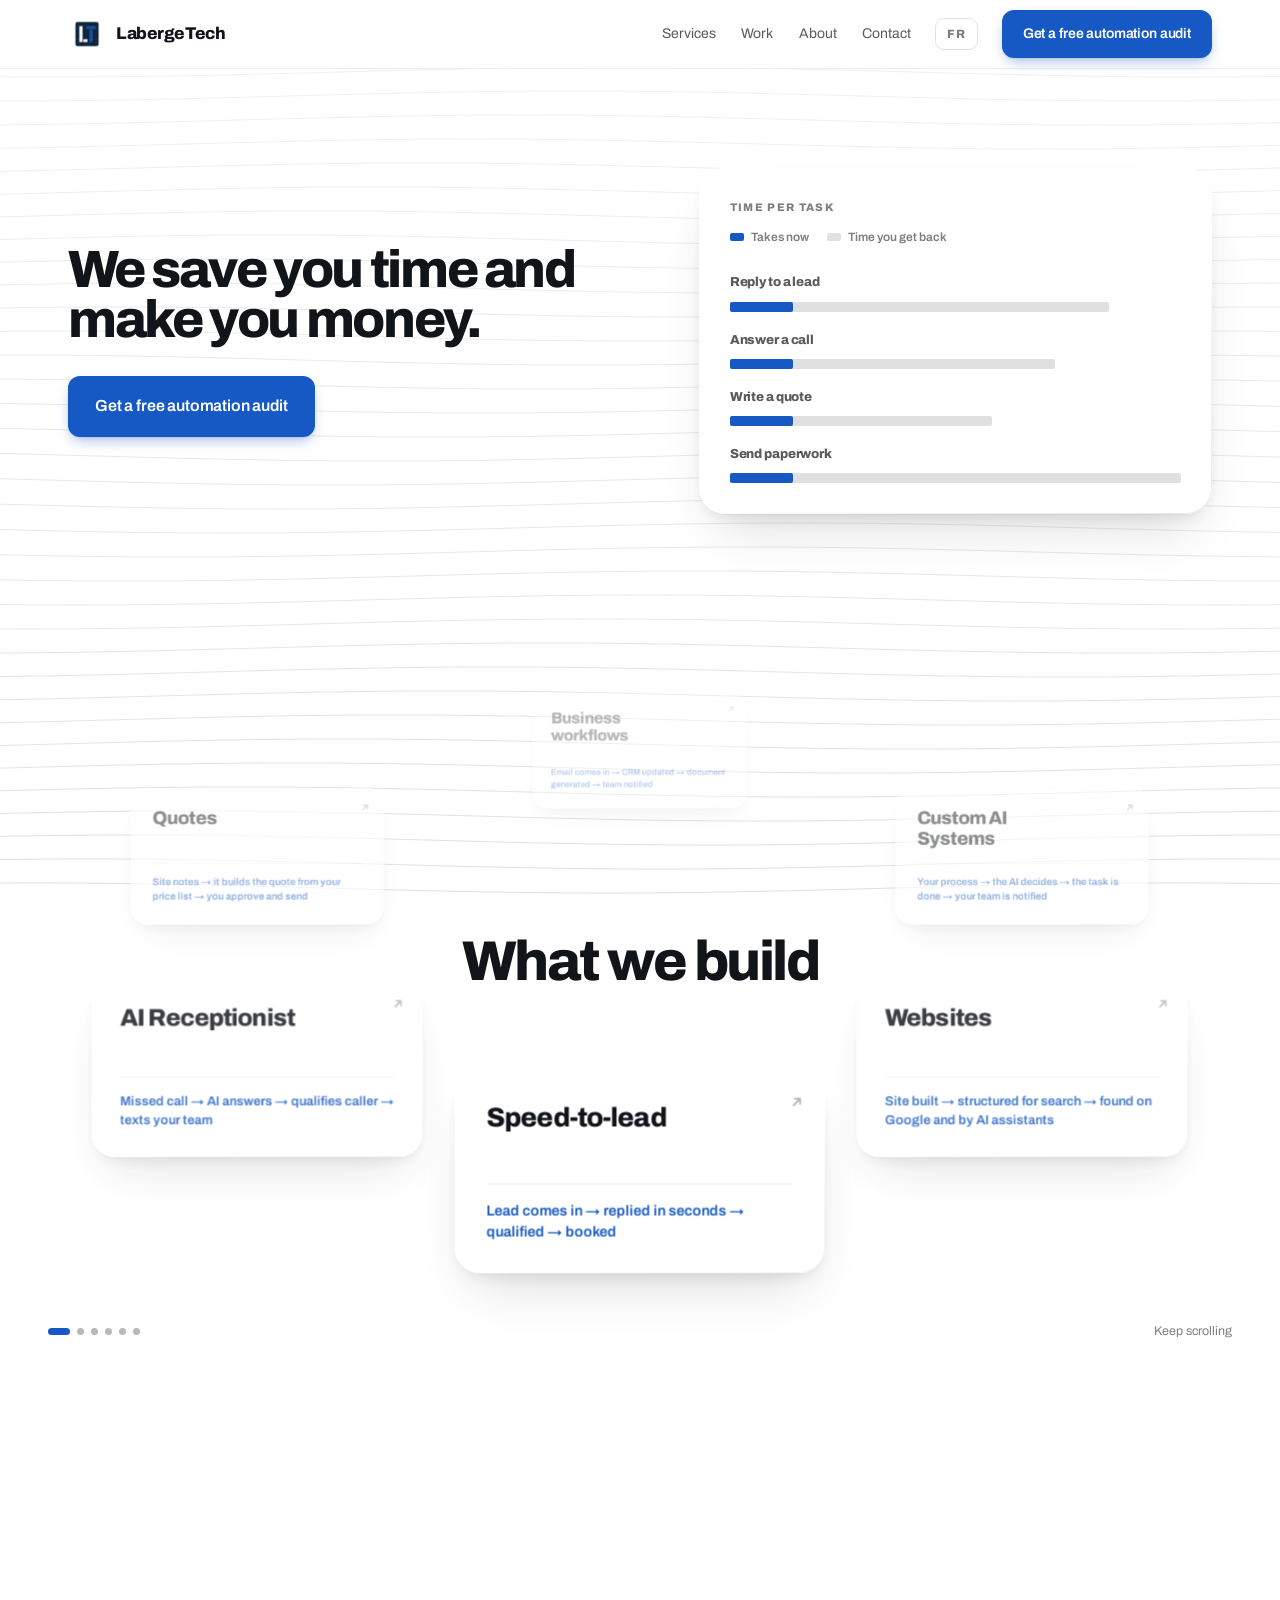
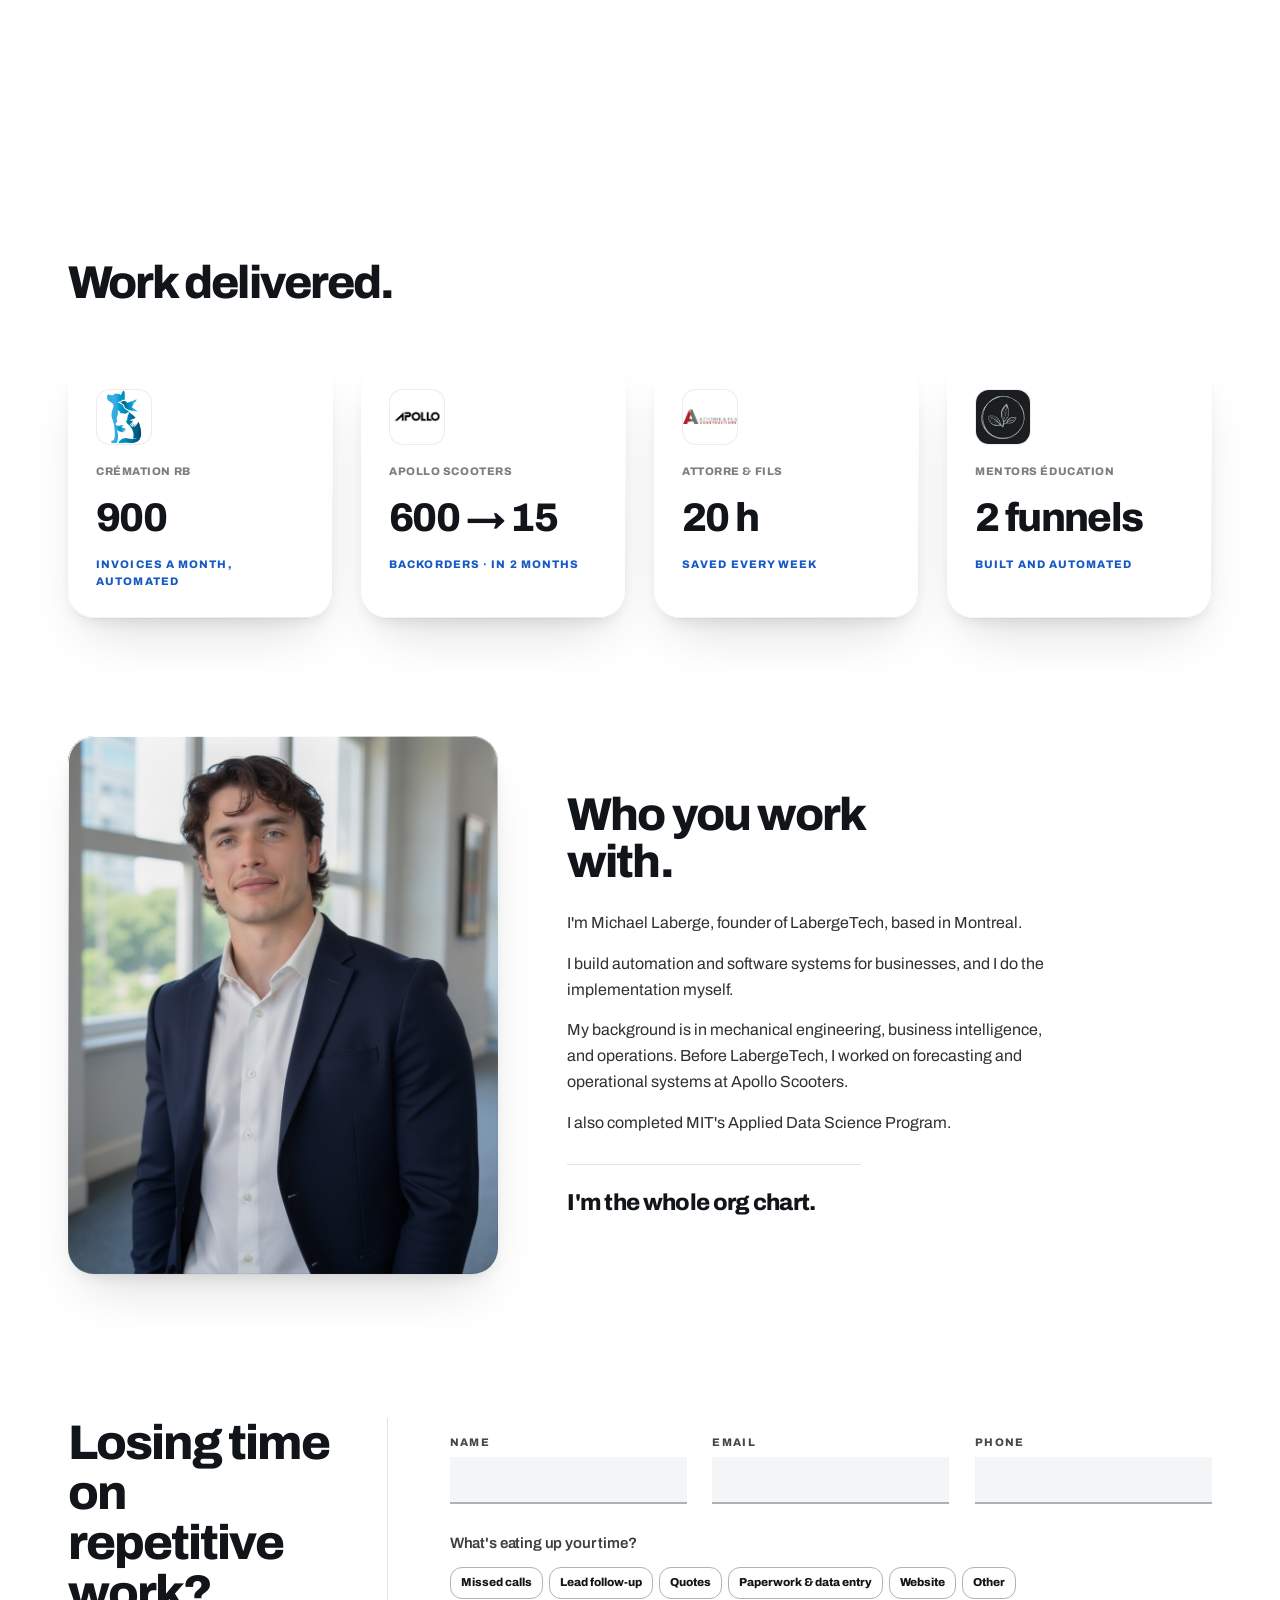
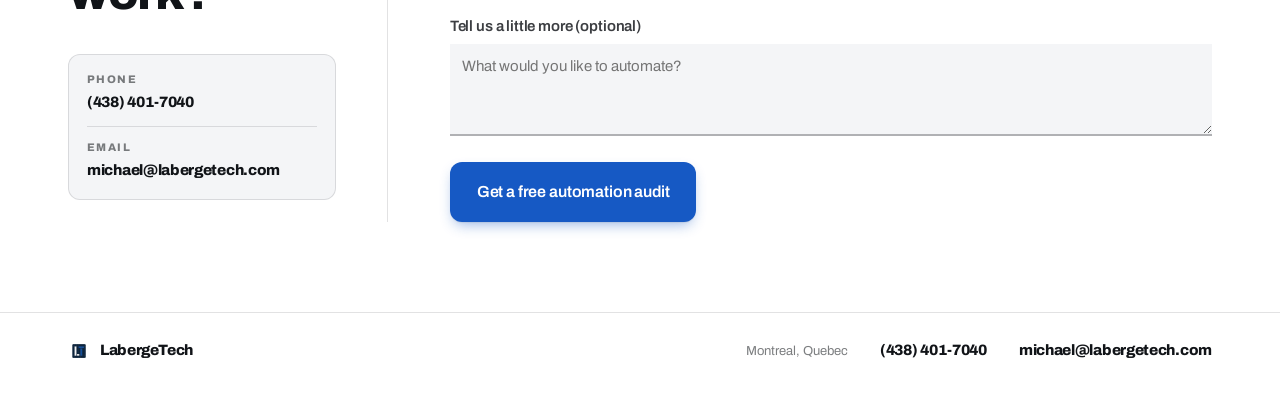
<file: index.html>
<!DOCTYPE html>
<html lang="en">
<head>
<meta charset="utf-8">
<meta name="viewport" content="width=device-width, initial-scale=1">
<title>LabergeTech | Automation and AI systems</title>
<meta name="description" content="We find the repetitive work in your business and automate it: lead follow-up, missed calls, quotes, paperwork.">
<link rel="canonical" href="https://labergetech.com/">
<link rel="alternate" hreflang="en" href="https://labergetech.com/">
<link rel="alternate" hreflang="fr" href="https://labergetech.com/fr/">
<link rel="alternate" hreflang="x-default" href="https://labergetech.com/">
<link rel="icon" type="image/png" href="assets/logo.png">
<meta property="og:title" content="LabergeTech | Automation and AI systems">
<meta property="og:description" content="We find the repetitive work in your business and automate it: lead follow-up, missed calls, quotes, paperwork.">
<meta property="og:type" content="website">
<meta property="og:site_name" content="LabergeTech">
<meta property="og:url" content="https://labergetech.com/">
<meta property="og:locale" content="en_CA">
<meta property="og:locale:alternate" content="fr_CA">
<meta property="og:image" content="https://labergetech.com/assets/og.png">
<meta property="og:image:secure_url" content="https://labergetech.com/assets/og.png">
<meta property="og:image:type" content="image/png">
<meta property="og:image:width" content="1200">
<meta property="og:image:height" content="630">
<meta property="og:image:alt" content="LabergeTech: automation, AI agents and software systems.">
<meta name="twitter:card" content="summary_large_image">
<meta name="twitter:title" content="LabergeTech | Automation and AI systems">
<meta name="twitter:description" content="We find the repetitive work in your business and automate it: lead follow-up, missed calls, quotes, paperwork.">
<meta name="twitter:image" content="https://labergetech.com/assets/og.png">
<script type="application/ld+json">{"@context":"https://schema.org","@type":"ProfessionalService","name":"LabergeTech","description":"Practical automation, AI agents and software systems for businesses.","url":"https://labergetech.com/","founder":{"@type":"Person","name":"Michael Laberge","jobTitle":"Founder"},"address":{"@type":"PostalAddress","addressLocality":"Montreal","addressRegion":"QC","addressCountry":"CA"},"telephone":"+1-438-401-7040","email":"michael@labergetech.com","areaServed":"CA","availableLanguage":["en","fr"]}</script>
<link rel="preconnect" href="https://fonts.googleapis.com">
<link rel="preconnect" href="https://fonts.gstatic.com" crossorigin>
<link rel="stylesheet" href="https://fonts.googleapis.com/css2?family=Archivo:wght@400;500;600;800&display=swap">
<style>
/* ─────────────────────────────────────────────────────────────────────────
   Ink & Signal, unchanged. Additions are only the depths the glass needs.
   ───────────────────────────────────────────────────────────────────── */
:root {
  --bg:       #ffffff;
  --surface:  #f4f5f7;
  --ink:      #111418;
  --accent:   #1659c4;
  --accent-2: #2e72d8;

  --ink-70: color-mix(in srgb, var(--ink) 70%, transparent);
  --ink-55: color-mix(in srgb, var(--ink) 55%, transparent);
  --ink-30: color-mix(in srgb, var(--ink) 30%, transparent);
  --line:   color-mix(in srgb, var(--ink) 12%, transparent);

  --glass: rgba(255, 255, 255, 0.76);
  --glass-line: color-mix(in srgb, var(--ink) 8%, transparent);
  --track: color-mix(in srgb, var(--ink) 13%, transparent);

  --shadow-card: 0 1px 1px rgba(17,20,24,.04), 0 8px 18px -6px rgba(17,20,24,.10), 0 28px 56px -20px rgba(17,20,24,.16);
  --shadow-lift: 0 2px 2px rgba(17,20,24,.05), 0 16px 30px -8px rgba(17,20,24,.14), 0 48px 84px -28px rgba(17,20,24,.22);

  --r-container: 26px;
  --r-control: 12px;
  --ease: cubic-bezier(.16, 1, .3, 1);
}

*, *::before, *::after { box-sizing: border-box; }
html { -webkit-text-size-adjust: 100%; scroll-behavior: smooth; scroll-padding-top: 84px; }

body {
  margin: 0; background: var(--bg); color: var(--ink);
  font-family: "Archivo", system-ui, sans-serif;
  font-size: 16px; line-height: 1.55; -webkit-font-smoothing: antialiased;
}

/* the reactive field sits behind the whole document */
#field { position: fixed; inset: 0; width: 100%; height: 100%; z-index: 0;
  display: block; pointer-events: none; }
.nav, main, .foot { position: relative; z-index: 1; }

::selection { background: color-mix(in srgb, var(--accent) 22%, transparent); color: var(--ink); }
:focus-visible { outline: 2px solid var(--accent); outline-offset: 3px; border-radius: 2px; }
* { scrollbar-width: thin; scrollbar-color: var(--ink-30) transparent; }
::-webkit-scrollbar { width: 11px; height: 11px; }
::-webkit-scrollbar-track { background: transparent; }
::-webkit-scrollbar-thumb { background: var(--ink-30); border: 3px solid var(--bg); border-radius: 99px; }

.wrap { max-width: 1240px; margin: 0 auto; padding: 0 clamp(20px, 4vw, 48px); }

/* directional light edge, wherever glass meets the field */
.edge { position: relative; }
.edge::before {
  content: ""; position: absolute; inset: 0; border-radius: inherit;
  padding: 1px; pointer-events: none; z-index: 3;
  background: linear-gradient(155deg, rgba(255,255,255,.98) 0%, rgba(255,255,255,.55) 26%,
              rgba(255,255,255,.12) 52%, color-mix(in srgb, var(--ink) 9%, transparent) 100%);
  -webkit-mask: linear-gradient(#000 0 0) content-box, linear-gradient(#000 0 0);
          mask: linear-gradient(#000 0 0) content-box, linear-gradient(#000 0 0);
  -webkit-mask-composite: xor; mask-composite: exclude;
}

/* ── nav ────────────────────────────────────────────────────────────── */
.nav { position: sticky; top: 0; z-index: 60;
  background: color-mix(in srgb, var(--bg) 80%, transparent);
  backdrop-filter: saturate(1.6) blur(14px); -webkit-backdrop-filter: saturate(1.6) blur(14px);
  border-bottom: 1px solid var(--glass-line); }
.nav-in { max-width: 1240px; margin: 0 auto; padding: 0 clamp(20px, 4vw, 48px);
  height: 68px; display: flex; align-items: center; gap: 24px; }
.brand { display: flex; align-items: center; gap: 10px; margin-right: auto;
  font-weight: 800; font-size: 17px; letter-spacing: -.025em; color: var(--ink); text-decoration: none; }
.brand-mark { width: 38px; height: 38px; border-radius: 9px; flex: none; display: block; }
.foot .brand-mark { width: 22px; height: 22px; border-radius: 5px; }
.nav-links { display: flex; align-items: center; gap: clamp(14px, 2vw, 28px); }
.nav-links a { font-size: 14px; color: var(--ink-70); text-decoration: none; transition: color .18s var(--ease); }
.nav-links a:hover { color: var(--ink); }
.lang { flex: none; font-size: 12px; font-weight: 800; letter-spacing: .06em;
  color: var(--ink-55); text-decoration: none; padding: 6px 11px; border-radius: 9px;
  border: 1px solid var(--line);
  transition: color .18s var(--ease), border-color .18s var(--ease); }
.lang:hover { color: var(--ink); border-color: var(--ink-30); }
.nav .btn .sm { display: none; }
@media (max-width: 760px) {
  .nav-links { display: none; }
  .nav-in { height: 60px; gap: 12px; }
  .brand { font-size: 15px; }
  .brand-mark { width: 32px; height: 32px; border-radius: 8px; }
  .nav .btn { padding: 10px 15px; font-size: 13px; }
  .nav .btn .lg { display: none; }
  .nav .btn .sm { display: inline; }
}

/* ── buttons ────────────────────────────────────────────────────────── */
.btn { display: inline-flex; align-items: center; gap: 8px; font: inherit; font-weight: 600;
  font-size: 14px; letter-spacing: -.01em; padding: 12px 20px; border-radius: var(--r-control);
  border: 1px solid transparent; cursor: pointer; text-decoration: none;
  transition: transform .2s var(--ease), box-shadow .2s var(--ease), background .2s var(--ease); }
.btn-primary { background: var(--accent); color: #fff;
  box-shadow: 0 1px 1px rgba(17,20,24,.06), 0 6px 14px -4px color-mix(in srgb, var(--accent) 45%, transparent); }
.btn-primary:hover { background: var(--accent-2); transform: translateY(-1px); }
.btn-primary:active { transform: translateY(0); }
.btn-lg { padding: 17px 26px; font-size: 16px; }

/* ── hero ───────────────────────────────────────────────────────────── */
.hero { padding-block: clamp(64px, 11vh, 128px) clamp(36px, 5vh, 68px); }
.hero-grid { display: grid; grid-template-columns: 1fr; align-items: center;
  gap: clamp(34px, 5vh, 54px); }
.hero h1 { margin: 0 0 30px; font-size: clamp(44px, 7.4vw, 94px); line-height: .97;
  letter-spacing: -.045em; font-weight: 800; max-width: 15ch; text-wrap: balance; }
.hero-actions { display: flex; flex-wrap: wrap; gap: 12px; }
@media (min-width: 1040px) {
  .hero-grid { grid-template-columns: minmax(0, 1.05fr) minmax(0, .95fr);
    gap: clamp(40px, 5vw, 80px); }
  .hero h1 { font-size: clamp(40px, 4.1vw, 64px); max-width: none; }
}

/* ─────────────────────────────────────────────────────────────────────────
   Time per task. One track per row: the pale length is the task done by hand,
   the accent length is the same task once it runs itself. Deliberately
   schematic. There are no units and no axis because there is no measurement
   behind it, only a direction.
   ───────────────────────────────────────────────────────────────────── */
.tasks { margin: 0; padding: clamp(24px, 2.4vw, 32px); border-radius: var(--r-container);
  background: var(--glass); backdrop-filter: blur(20px) saturate(1.55);
  -webkit-backdrop-filter: blur(20px) saturate(1.55);
  box-shadow: var(--shadow-card), inset 0 1px 0 rgba(255,255,255,.9); }

.tasks-cap { margin: 0 0 12px; font-size: 11px; font-weight: 800; letter-spacing: .12em;
  text-transform: uppercase; color: var(--ink-55); }
/* Sentence case and a lighter weight, so the key reads as a key and does not
   compete with the caption sitting directly above it. */
.tasks-key { display: flex; flex-wrap: wrap; gap: 6px 18px; margin: 0 0 26px;
  font-size: 12px; font-weight: 600; color: var(--ink-55); }
.tasks-key span { display: flex; align-items: center; gap: 7px; }
.tasks-key span::before { content: ""; width: 14px; height: 8px; border-radius: 2px;
  background: var(--track); }
.tasks-key .is-auto::before { background: var(--accent); }

.task + .task { margin-top: 18px; }
.task-name { margin: 0 0 9px; font-size: 13px; font-weight: 800; letter-spacing: -.01em;
  color: var(--ink-70); }
.task-track { position: relative; height: 10px; }
.task-track i { position: absolute; left: 0; top: 0; height: 100%; border-radius: 2px; }
.by-hand   { width: var(--w); background: var(--track); }
.automated { width: var(--auto); background: var(--accent); }

@media (prefers-reduced-motion: no-preference) {
  /* The hand length draws first and the automated length lands inside it, so
     the shortening is something you watch happen rather than a state you find. */
  /* The delay rides in on a custom property. Setting transition-delay from a
     separate, lower-specificity rule loses to the shorthand here and silently
     flattens the stagger to zero. */
  .task-track i { width: 0; transition: width .45s var(--ease) var(--d, 0s); }
  .by-hand   { --d: calc(var(--i) * 100ms); }
  .automated { --d: calc(var(--i) * 100ms + 260ms); }
  .tasks.in .by-hand   { width: var(--w); }
  .tasks.in .automated { width: var(--auto); }
}

/* ─────────────────────────────────────────────────────────────────────────
   The orbit. The heading holds the centre and the six systems travel round
   it; vertical scroll turns the ring. Cards stay upright the whole way so
   nothing ends up mirrored or upside down.
   ───────────────────────────────────────────────────────────────────── */
/* The ring is centred in the pinned viewport, which always leaves a band of
   empty above it before the stage pins. Pulling the stage up lets the far
   cards rise into that band, so the section starts showing under the hero
   instead of after a blank screen. Once pinned the composition is unchanged. */
.stage { position: relative; margin-top: clamp(-140px, -9vh, -40px); }
.stage-pin { position: sticky; top: 0; height: 100dvh; overflow: hidden;
  display: grid; place-items: center; padding-top: 68px; }
.stage-pin > .ring, .stage-pin > .ring-core { grid-area: 1 / 1; }

.ring { position: relative; width: 100%; height: 100%; display: grid; place-items: center; }
.ring-core { position: relative; z-index: 45; text-align: center; pointer-events: none;
  padding: 20px 30px; border-radius: var(--r-container); }
.ring-core h2 { margin: 0; font-size: clamp(30px, 4.4vw, 56px); line-height: 1;
  letter-spacing: -.045em; font-weight: 800; }

.card { width: clamp(300px, 29vw, 424px); position: absolute; left: 50%; top: 50%;
  min-height: clamp(168px, 24vh, 200px);
  display: flex; flex-direction: column; gap: 14px;
  padding: 30px 32px; border-radius: var(--r-container);
  background: var(--glass); border: 0; text-decoration: none; color: inherit;
  backdrop-filter: blur(20px) saturate(1.55); -webkit-backdrop-filter: blur(20px) saturate(1.55);
  box-shadow: var(--shadow-card), inset 0 1px 0 rgba(255,255,255,.9);
  will-change: transform, opacity; }
.card h3 { margin: 0; font-size: 27px; line-height: 1.1; letter-spacing: -.032em;
  font-weight: 800; max-width: 14ch; }
.card .flow { margin: 0; margin-top: auto; padding-top: 16px; border-top: 1px solid var(--glass-line);
  font-size: 14.5px; line-height: 1.5; font-weight: 600; color: var(--accent); }
.card .go { position: absolute; top: 22px; right: 22px; color: var(--ink-30);
  transition: color .2s var(--ease), transform .2s var(--ease); }
.card:hover .go { color: var(--accent); transform: translate(2px, -2px); }

/* small screens and reduced motion get a plain swipe deck instead */
.stage.is-deck .stage-pin { position: static; height: auto; overflow: visible; display: block;
  place-items: normal; padding-block: clamp(46px, 8vh, 88px) clamp(34px, 5vh, 56px); }
.stage.is-deck .ring-core { text-align: left; pointer-events: auto; padding: 0;
  margin: 0 0 clamp(20px, 3.4vh, 30px); }
.stage.is-deck .ring-core h2 { font-size: clamp(28px, 7.6vw, 46px); letter-spacing: -.042em; }
.stage.is-deck .ring-foot { position: static; padding: clamp(16px, 2.6vh, 24px) 0 0; }
.stage.is-deck .ring-core, .stage.is-deck .ring-foot { margin-inline: clamp(20px, 4vw, 48px); }

.ring.is-swipe { display: flex; align-items: stretch; gap: 14px; overflow-x: auto;
  width: 100%; min-width: 0; max-width: 100%; height: auto; place-items: initial;
  scroll-snap-type: x mandatory; scrollbar-width: none;
  padding: 4px clamp(20px, 4vw, 48px) 14px; }
.ring.is-swipe::-webkit-scrollbar { display: none; }
.ring.is-swipe .card { position: static; flex: 0 0 min(82vw, 340px); scroll-snap-align: center;
  transform: none !important; opacity: 1 !important; }

.ring-foot { position: absolute; left: 0; right: 0; bottom: clamp(22px, 4vh, 40px); z-index: 50;
  display: flex; align-items: center; gap: 10px; padding: 0 clamp(20px, 4vw, 48px); }
.dots { display: flex; gap: 7px; }
.dot { width: 7px; height: 7px; padding: 0; border: 0; border-radius: 99px; background: var(--ink-30);
  cursor: pointer; transition: background .22s var(--ease), width .22s var(--ease); }
.dot[aria-current="true"] { background: var(--accent); width: 22px; }
.hint { margin-left: auto; font-size: 12.5px; color: var(--ink-55); }

/* ── work delivered, a deck of the real clients ─────────────────────── */
.work { padding-block: clamp(64px, 10vh, 116px) clamp(56px, 9vh, 100px); }
.work h2 { margin: 0 0 clamp(24px, 4vh, 40px); font-size: clamp(28px, 3.6vw, 46px);
  letter-spacing: -.042em; font-weight: 800; }
/* The track scrolls inside the wrap. A negative-margin full bleed buys a few
   pixels of edge and costs a horizontal page overflow when the maths is off. */
.clients { display: flex; gap: clamp(14px, 1.6vw, 22px); overflow-x: auto;
  scroll-snap-type: x proximity; scrollbar-width: none;
  margin-inline: calc(clamp(20px, 4vw, 48px) * -1);
  padding-block: 6px 10px; padding-inline: clamp(20px, 4vw, 48px);
  scroll-padding-inline: clamp(20px, 4vw, 48px); }
.clients::-webkit-scrollbar { display: none; }
.client { flex: 0 0 clamp(238px, 25vw, 290px); scroll-snap-align: start;
  display: flex; flex-direction: column; gap: 14px; padding: 22px;
  border-radius: var(--r-container); background: var(--glass); border: 0; position: relative;
  backdrop-filter: blur(18px) saturate(1.5); -webkit-backdrop-filter: blur(18px) saturate(1.5);
  box-shadow: var(--shadow-card), inset 0 1px 0 rgba(255,255,255,.9); }
.client-mark { width: 56px; height: 56px; border-radius: 14px; overflow: hidden; flex: none;
  background: #fff; display: grid; place-items: center; border: 1px solid var(--glass-line); }
.client-mark img { width: 100%; height: 100%; object-fit: contain; display: block; }
.client .name { margin: 0; font-size: 11px; font-weight: 800; letter-spacing: .11em;
  text-transform: uppercase; color: var(--ink-55); }
.client .fig { margin: 0; font-size: clamp(30px, 3.2vw, 40px); font-weight: 800;
  letter-spacing: -.04em; line-height: 1; font-variant-numeric: tabular-nums; }
.client .unit { margin: 0; font-size: 11px; font-weight: 800; letter-spacing: .1em;
  text-transform: uppercase; color: var(--accent); }
/* Wide screens lay all four cards out to fit the container instead of
   scrolling. Narrower screens keep the scrolling track. */
@media (min-width: 1200px) {
  .clients { display: grid; grid-template-columns: repeat(4, minmax(0, 1fr));
    gap: 28px; overflow: visible; margin-inline: 0; padding-inline: 0; }
  .client { flex: none; padding: 28px; gap: 18px; }
  /* one-line names keep the figures and descriptions on the same row */
  .client .name { white-space: nowrap; letter-spacing: .05em; }
}

/* ── who you work with ─────────────────────────────────────────────── */
.about { padding-block: clamp(20px, 3vh, 40px) clamp(56px, 9vh, 100px); }
.about-grid { display: grid; grid-template-columns: 1fr; gap: clamp(28px, 4vw, 60px); align-items: start; }
@media (min-width: 900px) {
  .about-grid { grid-template-columns: minmax(0, .82fr) minmax(0, 1.18fr); align-items: center; }
}
.portrait { position: relative; aspect-ratio: 4 / 5; max-width: 430px; overflow: hidden;
  border-radius: var(--r-container); background: var(--surface); box-shadow: var(--shadow-card); }
.portrait img { position: absolute; inset: 0; width: 100%; height: 100%;
  object-fit: cover; object-position: 50% 15%; display: block; }
.about h2 { margin: 0 0 24px; font-size: clamp(28px, 3.6vw, 46px); line-height: 1.02;
  letter-spacing: -.042em; font-weight: 800; max-width: 12ch; }
.about p { margin: 0 0 15px; font-size: 16px; line-height: 1.62;
  color: color-mix(in srgb, var(--ink) 88%, transparent); max-width: 56ch; }
.about .punch { margin: 28px 0 0; padding-top: 24px; border-top: 1px solid var(--line);
  font-size: clamp(19px, 2vw, 23px); line-height: 1.25; font-weight: 800;
  letter-spacing: -.03em; color: var(--ink); max-width: 21ch; }

/* ── contact ────────────────────────────────────────────────────────── */
.contact { padding-block: clamp(48px, 7vh, 80px) clamp(64px, 10vh, 108px); }
.contact-grid { display: grid; grid-template-columns: 1fr; gap: clamp(32px, 4vw, 44px); align-items: start; }
.contact-grid form { max-width: 900px; }
.contact h2 { margin: 0; font-size: clamp(28px, 3.8vw, 50px); line-height: 1.03;
  letter-spacing: -.042em; font-weight: 800; max-width: 15ch; }
.lines { display: block; margin-top: 24px; background: var(--surface); border-radius: var(--r-control);
  border: 1px solid var(--line); padding: 16px 18px; }
.lines a { display: block; padding-top: 12px; margin-top: 12px; border-top: 1px solid var(--line);
  text-decoration: none; color: var(--ink); }
.lines a:first-child { padding-top: 0; margin-top: 0; border-top: 0; }
.lines .k { display: block; margin-bottom: 3px; font-size: 11px; font-weight: 800;
  letter-spacing: .13em; text-transform: uppercase; color: var(--ink-55); }
.lines .v { display: block; font-size: 15px; font-weight: 800; letter-spacing: -.02em; overflow-wrap: anywhere; }
.lines a:hover .v { color: var(--accent); }
@media (min-width: 1080px) {
  .contact-grid { grid-template-columns: minmax(0, .56fr) minmax(0, 1.44fr); gap: 0; align-items: stretch; }
  .contact-aside { display: flex; flex-direction: column; border-right: 1px solid var(--line);
    padding-right: clamp(36px, 4vw, 64px); }
  .contact-grid form { padding-left: clamp(36px, 4.8vw, 92px); }
  .lines { display: block; margin-top: clamp(26px, 4vh, 38px); }
}

.fields { display: grid; grid-template-columns: 1fr; column-gap: clamp(20px, 2vw, 34px); }
@media (min-width: 560px) { .fields { grid-template-columns: repeat(3, minmax(0, 1fr)); } }
.fld { display: grid; gap: 6px; padding: 16px 0 0; }
.fld-k { font-size: 11px; font-weight: 800; letter-spacing: .12em; text-transform: uppercase;
  color: color-mix(in srgb, var(--ink) 78%, transparent); padding: 0; }
.ask { font-size: 15px; font-weight: 600; letter-spacing: -.01em;
  color: color-mix(in srgb, var(--ink) 82%, transparent); text-transform: none; padding: 0; }
legend.ask { padding-top: 28px; padding-bottom: 12px; }
.fld-i { width: 100%; font: inherit; font-size: 15px; color: var(--ink); caret-color: var(--accent);
  background: var(--surface); border: 0; border-bottom: 2px solid var(--ink-30);
  padding: 11px 12px; border-radius: 0; }
.fld-i:hover { border-bottom-color: var(--ink-55); }
.fld-i:focus { border-bottom-color: var(--accent); }
textarea.fld-i { resize: vertical; line-height: 1.5; }
.fld-set { border: 0; margin: 0; min-width: 0; padding: 0; }
.pick-row { display: flex; flex-wrap: wrap; gap: 7px; }
.pick { display: inline-flex; align-items: center; cursor: pointer; -webkit-user-select: none; user-select: none;
  font-weight: 800; font-size: 12.5px; white-space: nowrap; padding: 9px 13px;
  border: 1px solid color-mix(in srgb, var(--ink) 32%, transparent); border-radius: var(--r-control);
  transition: background .12s var(--ease), border-color .12s var(--ease), color .12s var(--ease); }
.pick input { position: absolute; opacity: 0; width: 0; height: 0; pointer-events: none; }
.pick:hover { border-color: var(--accent); }
.pick:has(input:checked) { background: var(--accent); border-color: var(--accent); color: #fff; }
.pick:has(input:focus-visible) { outline: 2px solid var(--accent); outline-offset: 2px; }
@media (min-width: 900px) { .pick { font-size: 11.5px; padding: 6px 10px; } .pick-row { gap: 6px; } }
.send-row { display: flex; flex-wrap: wrap; align-items: center; gap: 14px; padding-top: 26px; }
.status { margin: 0; font-size: 14px; font-weight: 600; color: var(--ink-70); }
.status.err { color: #b3261e; }
.status a { color: inherit; }
.btn[disabled] { opacity: .62; cursor: default; transform: none; }

/* ── footer ─────────────────────────────────────────────────────────── */
.foot { border-top: 1px solid var(--line); padding: 26px 0 40px; }
.foot-in { display: flex; flex-wrap: wrap; align-items: center; gap: 14px 32px; }
.foot .brand { margin-right: auto; font-size: 15px; }
.foot a { color: var(--ink); text-decoration: none; font-weight: 800; font-size: 15px; letter-spacing: -.02em; }
.foot a:hover { color: var(--accent); }
.foot .muted { color: var(--ink-55); font-size: 13px; }

/* ── phone ──────────────────────────────────────────────────────────── */
@media (max-width: 620px) {
  .hero { padding-block: clamp(36px, 6vh, 60px) clamp(40px, 7vh, 64px); }
  .hero h1 { font-size: clamp(36px, 10.4vw, 52px); max-width: 100%; margin-bottom: 26px; }
  .hero-actions { gap: 10px; }
  .hero-actions .btn { width: 100%; justify-content: center; }

  .card { padding: 24px 24px 26px; }
  .card h3 { font-size: 24px; }
  .card .flow { font-size: 14px; }
  .card .go { top: 18px; right: 18px; }

  .work { padding-block: 44px 40px; }
  .about { padding-block: 4px 44px; }
  .contact { padding-block: 36px 52px; }

  /* both decks run to the screen edge, so a half-visible card reads as
     "there is more" instead of as a card clipped by the gutter */
  .client { flex: 0 0 74vw; max-width: 272px; }

  .portrait { max-width: 100%; aspect-ratio: 1 / 1; }

  /* 16px or iOS zooms the whole page the moment a field takes focus */
  .fld-i { font-size: 16px; padding: 13px 12px; }
  .pick { font-size: 13px; padding: 10px 14px; }
  .send-row .btn { width: 100%; justify-content: center; }

  .foot-in { flex-direction: column; align-items: flex-start; gap: 10px; }
  .foot .brand { margin-right: 0; }
}

/* ── one authored entrance ──────────────────────────────────────────── */
@media (prefers-reduced-motion: no-preference) {
  .reveal { opacity: 0; transform: translateY(14px); }
  .reveal.in { opacity: 1; transform: none; transition: opacity .7s var(--ease), transform .7s var(--ease); }
}
@media (prefers-reduced-motion: reduce) {
  html { scroll-behavior: auto; }
  .pick, .btn, .card { transition: none; }
}
</style>
</head>
<body>

<canvas id="field" aria-hidden="true"></canvas>

<header class="nav">
  <div class="nav-in">
    <a class="brand" href="#top"><img class="brand-mark" src="assets/logo.png" alt="" width="38" height="38">LabergeTech</a>
    <nav class="nav-links">
      <a href="#build">Services</a>
      <a href="#work">Work</a>
      <a href="#about">About</a>
      <a href="#contact">Contact</a>
    </nav>
    <a class="lang" href="/fr/" hreflang="fr" lang="fr">FR</a>
  <a class="btn btn-primary" href="#contact"><span class="lg">Get a free automation audit</span><span class="sm">Free audit</span></a>
  </div>
</header>

<main id="top">

  <section class="wrap hero">
    <div class="hero-grid">
      <div>
        <h1 class="reveal">We save you time and make you money.</h1>
        <div class="hero-actions reveal">
          <a class="btn btn-primary btn-lg" href="#contact">Get a free automation audit</a>
        </div>
      </div>
      <figure class="tasks edge reveal" style="--auto: 14%" role="img"
        aria-label="Time per task. For each of four repetitive tasks, the short blue length is how long it takes once automated, and the rest of the track is the time you no longer spend on it.">
        <figcaption class="tasks-cap">Time per task</figcaption>
        <div class="tasks-key">
          <span class="is-auto">Takes now</span><span>Time you get back</span>
        </div>
        <div class="task" style="--i:0; --w:84%">
          <p class="task-name">Reply to a lead</p>
          <div class="task-track"><i class="by-hand"></i><i class="automated"></i></div>
        </div>
        <div class="task" style="--i:1; --w:72%">
          <p class="task-name">Answer a call</p>
          <div class="task-track"><i class="by-hand"></i><i class="automated"></i></div>
        </div>
        <div class="task" style="--i:2; --w:58%">
          <p class="task-name">Write a quote</p>
          <div class="task-track"><i class="by-hand"></i><i class="automated"></i></div>
        </div>
        <div class="task" style="--i:3; --w:100%">
          <p class="task-name">Send paperwork</p>
          <div class="task-track"><i class="by-hand"></i><i class="automated"></i></div>
        </div>
      </figure>
    </div>
  </section>

  <section class="stage is-deck" id="build">
    <div class="stage-pin">
      <div class="ring-core"><h2>What we build</h2></div>

      <div class="ring is-swipe" id="ring" role="region" aria-label="What we build">

        <a class="card edge" href="#contact"><svg class="go" width="13" height="13" viewBox="0 0 12 12" fill="none" aria-hidden="true"><path d="M3 9L9 3M9 3H4.2M9 3v4.8" stroke="currentColor" stroke-width="1.7" stroke-linecap="round" stroke-linejoin="round"/></svg>
          <h3>Speed-to-lead</h3>
          <p class="flow">Lead comes in &rarr; replied in seconds &rarr; qualified &rarr; booked</p>
        </a>

        <a class="card edge" href="#contact"><svg class="go" width="13" height="13" viewBox="0 0 12 12" fill="none" aria-hidden="true"><path d="M3 9L9 3M9 3H4.2M9 3v4.8" stroke="currentColor" stroke-width="1.7" stroke-linecap="round" stroke-linejoin="round"/></svg>
          <h3>AI Receptionist</h3>
          <p class="flow">Missed call &rarr; AI answers &rarr; qualifies caller &rarr; texts your team</p>
        </a>

        <a class="card edge" href="#contact"><svg class="go" width="13" height="13" viewBox="0 0 12 12" fill="none" aria-hidden="true"><path d="M3 9L9 3M9 3H4.2M9 3v4.8" stroke="currentColor" stroke-width="1.7" stroke-linecap="round" stroke-linejoin="round"/></svg>
          <h3>Quotes</h3>
          <p class="flow">Site notes &rarr; it builds the quote from your price list &rarr; you approve and send</p>
        </a>

        <a class="card edge" href="#contact"><svg class="go" width="13" height="13" viewBox="0 0 12 12" fill="none" aria-hidden="true"><path d="M3 9L9 3M9 3H4.2M9 3v4.8" stroke="currentColor" stroke-width="1.7" stroke-linecap="round" stroke-linejoin="round"/></svg>
          <h3>Business workflows</h3>
          <p class="flow">Email comes in &rarr; CRM updated &rarr; document generated &rarr; team notified</p>
        </a>

        <a class="card edge" href="#contact"><svg class="go" width="13" height="13" viewBox="0 0 12 12" fill="none" aria-hidden="true"><path d="M3 9L9 3M9 3H4.2M9 3v4.8" stroke="currentColor" stroke-width="1.7" stroke-linecap="round" stroke-linejoin="round"/></svg>
          <h3>Custom AI Systems</h3>
          <p class="flow">Your process &rarr; the AI decides &rarr; the task is done &rarr; your team is notified</p>
        </a>

        <a class="card edge" href="#contact"><svg class="go" width="13" height="13" viewBox="0 0 12 12" fill="none" aria-hidden="true"><path d="M3 9L9 3M9 3H4.2M9 3v4.8" stroke="currentColor" stroke-width="1.7" stroke-linecap="round" stroke-linejoin="round"/></svg>
          <h3>Websites</h3>
          <p class="flow">Site built &rarr; structured for search &rarr; found on Google and by AI assistants</p>
        </a>

      </div>

      <div class="ring-foot">
        <div class="dots" id="dots"></div>
        <span class="hint" id="hint">Swipe</span>
      </div>
    </div>
  </section>

  <section class="wrap work" id="work">
    <h2 class="reveal">Work delivered.</h2>
    <div class="clients" id="clients" role="region" aria-label="Past customers">
      <article class="client edge">
        <span class="client-mark"><img src="assets/mark-cremationrb.png" alt="Cr&eacute;mation RB" loading="lazy" decoding="async"></span>
        <p class="name">Cr&eacute;mation RB</p>
        <p class="fig">900</p>
        <p class="unit">Invoices a month, automated</p>
      </article>
      <article class="client edge">
        <span class="client-mark"><img src="assets/mark-apollo.png" alt="Apollo Scooters" loading="lazy" decoding="async"></span>
        <p class="name">Apollo Scooters</p>
        <p class="fig">600 &rarr; 15</p>
        <p class="unit">Backorders &middot; in 2 months</p>
      </article>
      <article class="client edge">
        <span class="client-mark"><img src="assets/mark-attorre.png" alt="Attorre &amp; Fils" loading="lazy" decoding="async"></span>
        <p class="name">Attorre &amp; Fils</p>
        <p class="fig">20 h</p>
        <p class="unit">Saved every week</p>
      </article>
      <article class="client edge">
        <span class="client-mark"><img src="assets/mark-mentors.png" alt="Mentors &Eacute;ducation" loading="lazy" decoding="async"></span>
        <p class="name">Mentors &Eacute;ducation</p>
        <p class="fig">2 funnels</p>
        <p class="unit">Built and automated</p>
      </article>
    </div>
  </section>

  <section class="wrap about" id="about">
    <div class="about-grid">
      <div class="portrait edge reveal">
        <img src="assets/michael.jpeg" alt="Michael Laberge, founder of LabergeTech, Montreal" loading="lazy" decoding="async">
      </div>
      <div class="reveal">
        <h2>Who you work with.</h2>
        <p>I'm Michael Laberge, founder of LabergeTech, based in Montreal.</p>
        <p>I build automation and software systems for businesses, and I do the implementation myself.</p>
        <p>My background is in mechanical engineering, business intelligence, and operations. Before LabergeTech, I worked on forecasting and operational systems at Apollo Scooters.</p>
        <p>I also completed MIT's Applied Data Science Program.</p>
        <p class="punch">I'm the whole org chart.</p>
      </div>
    </div>
  </section>

  <section class="wrap contact" id="contact">
    <div class="contact-grid">
      <div class="contact-aside">
        <h2 class="reveal">Losing time on repetitive work?</h2>
        <div class="lines">
          <a href="tel:+14384017040"><span class="k">Phone</span><span class="v">(438) 401-7040</span></a>
          <a href="mailto:michael@labergetech.com"><span class="k">Email</span><span class="v">michael@labergetech.com</span></a>
        </div>
      </div>

      <form id="lead">
        <div class="fields">
          <label class="fld"><span class="fld-k">Name</span>
            <input class="fld-i" name="name" type="text" required autocomplete="name"></label>
          <label class="fld"><span class="fld-k">Email</span>
            <input class="fld-i" name="email" type="email" required autocomplete="email"></label>
          <label class="fld"><span class="fld-k">Phone</span>
            <input class="fld-i" name="phone" type="tel" autocomplete="tel"></label>
        </div>

        <fieldset class="fld-set">
          <legend class="ask">What's eating up your time?</legend>
          <div class="pick-row">
            <label class="pick"><input type="checkbox" name="focus" value="Missed calls"><span>Missed calls</span></label>
            <label class="pick"><input type="checkbox" name="focus" value="Lead follow-up"><span>Lead follow-up</span></label>
            <label class="pick"><input type="checkbox" name="focus" value="Quotes"><span>Quotes</span></label>
            <label class="pick"><input type="checkbox" name="focus" value="Paperwork and data entry"><span>Paperwork &amp; data entry</span></label>
            <label class="pick"><input type="checkbox" name="focus" value="Website"><span>Website</span></label>
            <label class="pick"><input type="checkbox" name="focus" value="Other"><span>Other</span></label>
          </div>
        </fieldset>

        <label class="fld"><span class="ask">Tell us a little more (optional)</span>
          <textarea class="fld-i" name="message" rows="3" placeholder="What would you like to automate?"></textarea></label>

        <div class="send-row">
          <button class="btn btn-primary btn-lg" type="submit" id="send">Get a free automation audit</button>
          <p class="status" id="status" role="status" aria-live="polite"></p>
        </div>
      </form>
    </div>
  </section>
</main>

<footer class="foot">
  <div class="wrap foot-in">
    <span class="brand"><img class="brand-mark" src="assets/logo.png" alt="" width="22" height="22">LabergeTech</span>
    <span class="muted">Montreal, Quebec</span>
    <a href="tel:+14384017040">(438) 401-7040</a>
    <a href="mailto:michael@labergetech.com">michael@labergetech.com</a>
  </div>
</footer>

<script>
(function () {
  var reduced = matchMedia('(prefers-reduced-motion: reduce)').matches;

  /* ───────────────────────────────────────────────────────────────────
     Field: contour lines behind the whole document. The pointer bends
     them away from itself and carries a light with it. Fixed to the
     viewport, so it costs one viewport of drawing no matter how long
     the page gets.
     ─────────────────────────────────────────────────────────────── */
  var cv = document.getElementById('field');
  var ctx = cv.getContext('2d');
  var W = 0, H = 0, dpr = Math.min(devicePixelRatio || 1, 2);
  var px = -9999, py = -9999, mx = -9999, my = -9999;
  var strength = 0, want = 0, t = 0, raf = null;

  function sizeField() {
    var rect = cv.getBoundingClientRect();
    W = rect.width; H = rect.height;
    cv.width = Math.round(W * dpr); cv.height = Math.round(H * dpr);
    ctx.setTransform(dpr, 0, 0, dpr, 0, 0);
  }

  function drawField() {
    ctx.clearRect(0, 0, W, H);
    if (mx < -9000) { mx = px; my = py; }
    mx += (px - mx) * 0.07;
    my += (py - my) * 0.07;
    strength += (want - strength) * 0.045;

    var gap = 24, radius = 400, lift = 74, step = 12;
    var rows = Math.ceil(H / gap) + 2;

    if (strength > 0.01) {
      var g = ctx.createRadialGradient(mx, my, 0, mx, my, radius * 1.25);
      g.addColorStop(0, 'rgba(22,89,196,' + (0.07 * strength).toFixed(3) + ')');
      g.addColorStop(0.42, 'rgba(46,114,216,' + (0.032 * strength).toFixed(3) + ')');
      g.addColorStop(1, 'rgba(46,114,216,0)');
      ctx.fillStyle = g; ctx.fillRect(0, 0, W, H);
    }

    for (var r = 0; r < rows; r++) {
      var baseY = r * gap - gap;
      ctx.beginPath();
      for (var x = -step; x <= W + step; x += step) {
        var y = baseY + Math.sin((x * 0.0055) + t + r * 0.28) * 5;
        var dx = x - mx, dy = baseY - my, d2 = dx * dx + dy * dy;
        if (d2 < radius * radius) {
          var d = Math.sqrt(d2);
          var u = 1 - d / radius;
          var f = u * u * u * (u * (u * 6 - 15) + 10) * strength;
          // a smooth odd function instead of a sign test: a row the cursor is
          // sitting on barely moves, and the parting opens over ~a row either
          // way rather than flipping the full lift the instant dy changes sign
          var sgn = dy / Math.sqrt(dy * dy + 324);
          y += sgn * f * lift * (1 - Math.abs(dx) / radius * 0.35);
        }
        if (x === -step) ctx.moveTo(x, y); else ctx.lineTo(x, y);
      }
      var depth = 0.055 + (baseY / H) * 0.075;
      var lit = Math.max(0, 1 - Math.abs(baseY - my) / (radius * 1.15));
      var near = lit * lit * (3 - 2 * lit) * strength;
      ctx.strokeStyle = 'rgba(' + Math.round(17 + 5 * near) + ',' +
        Math.round(20 + 69 * near) + ',' + Math.round(24 + 172 * near) + ',' +
        (depth + near * 0.26).toFixed(3) + ')';
      ctx.lineWidth = 1 + near * 0.45;
      ctx.stroke();
    }
    if (!reduced) t += 0.004;
  }

  addEventListener('pointermove', function (e) {
    px = e.clientX; py = e.clientY; want = 1;
  }, { passive: true });
  document.addEventListener('pointerleave', function () { want = 0; }, { passive: true });

  /* ───────────────────────────────────────────────────────────────────
     Orbit: the heading holds the centre, the six systems travel round
     it, and vertical scroll turns the ring. Cards stay upright, so the
     far half reads the same way up as the near half.
     ─────────────────────────────────────────────────────────────── */
  var stage = document.querySelector('.stage');
  var ring = document.getElementById('ring');
  var cards = [].slice.call(ring.querySelectorAll('.card'));
  var dotsBox = document.getElementById('dots');
  var hint = document.getElementById('hint');
  var N = cards.length, TAU = Math.PI * 2;
  var orbiting = false, rx = 0, ry = 0;

  cards.forEach(function (c, i) {
    var b = document.createElement('button');
    b.className = 'dot'; b.type = 'button';
    b.setAttribute('aria-label', c.querySelector('h3').textContent);
    b.addEventListener('click', function () {
      if (!orbiting) {
        ring.scrollTo({ left: c.offsetLeft - ring.clientWidth / 2 + c.offsetWidth / 2, behavior: 'smooth' });
        return;
      }
      // card i sits at the front when the ring has turned (1 - i/N) of a turn
      var p = i / N;
      scrollTo({ top: stage.offsetTop + (stage.offsetHeight - innerHeight) * p, behavior: reduced ? 'auto' : 'smooth' });
    });
    dotsBox.appendChild(b);
  });
  var dots = [].slice.call(dotsBox.children);

  function useOrbit() { return !reduced && matchMedia('(min-width: 900px)').matches; }
  // a touch screen never fires pointermove, so outside the orbit there is
  // nothing on this page left to animate and the loop is pure battery
  function hoverable() { return matchMedia('(hover: hover) and (pointer: fine)').matches; }
  function needsLoop() { return orbiting || hoverable(); }

  function layout() {
    sizeField();
    orbiting = useOrbit();
    if (orbiting) {
      stage.classList.remove('is-deck');
      ring.classList.remove('is-swipe');
      rx = Math.min(innerWidth * 0.345, 620);
      ry = Math.min(innerHeight * 0.235, 265);
      // one full turn of the ring, with enough scroll that it never feels twitchy
      stage.style.height = (innerHeight + Math.round(innerHeight * 2.2)) + 'px';
      if (hint) hint.textContent = 'Keep scrolling';
    } else {
      stage.classList.add('is-deck');
      ring.classList.add('is-swipe');
      stage.style.height = '';
      cards.forEach(function (c) { c.style.transform = ''; c.style.opacity = ''; c.style.zIndex = ''; });
      if (hint) hint.textContent = 'Swipe';
    }
    place();
    if (needsLoop()) start(); else { stop(); drawField(); }
  }

  function progress() {
    var span = stage.offsetHeight - innerHeight;
    if (span <= 0) return 0;
    return Math.max(0, Math.min(1, -stage.getBoundingClientRect().top / span));
  }

  function place() {
    if (!orbiting) {
      var mid = ring.scrollLeft + ring.clientWidth / 2, best = Infinity, k = 0;
      cards.forEach(function (c, i) {
        var d = Math.abs(c.offsetLeft + c.offsetWidth / 2 - mid);
        if (d < best) { best = d; k = i; }
      });
      dots.forEach(function (d, i) { d.setAttribute('aria-current', i === k ? 'true' : 'false'); });
      return;
    }

    var turn = progress() * TAU;
    var front = 0, bestGap = Infinity;

    cards.forEach(function (card, i) {
      // PI is the near side facing the reader, so the offset puts card 0
      // at the front on arrival and the rest follow in listed order
      var th = Math.PI + (i / N) * TAU - turn;
      var depth = Math.cos(th);            //  1 far  ..  -1 near
      var near = (1 - depth) / 2;          //  0 far  ..   1 near
      var x = Math.sin(th) * rx;
      var y = -depth * ry;
      var sc = 0.58 + near * 0.42;

      card.style.transform = 'translate(-50%, -50%) translate3d(' +
        x.toFixed(1) + 'px,' + y.toFixed(1) + 'px,0) scale(' + sc.toFixed(3) + ')';
      card.style.opacity = (0.3 + near * 0.7).toFixed(3);
      card.style.zIndex = String(Math.round(near * 80));

      var a = ((th % TAU) + TAU) % TAU;
      var gapToFront = Math.abs(a - Math.PI);
      if (gapToFront < bestGap) { bestGap = gapToFront; front = i; }
    });

    dots.forEach(function (d, i) { d.setAttribute('aria-current', i === front ? 'true' : 'false'); });
    if (hint) hint.textContent = progress() > 0.97 ? 'That is all six' : 'Keep scrolling';
  }

  /* One rAF drives the field and the ring. It runs while the tab is
     visible and stops when it is not, so nothing burns in a background
     tab. No scroll handler anywhere. */
  function frame() { drawField(); place(); raf = requestAnimationFrame(frame); }
  function start() { if (!raf && needsLoop()) frame(); }
  function stop() { if (raf) { cancelAnimationFrame(raf); raf = null; } }

  document.addEventListener('visibilitychange', function () {
    if (document.hidden) stop(); else if (needsLoop()) start(); else drawField();
  });
  ring.addEventListener('scroll', place, { passive: true });
  addEventListener('resize', layout);

  // Tie the backing store to the canvas's own box, so a scrollbar appearing
  // or disappearing can never leave the field stretched.
  if ('ResizeObserver' in window) new ResizeObserver(function () {
    sizeField(); if (!raf) drawField();
  }).observe(cv);

  layout();
  start();
  addEventListener('load', layout);

  /* entrance */
  if (!reduced && 'IntersectionObserver' in window) {
    var io = new IntersectionObserver(function (es) {
      es.forEach(function (e) { if (e.isIntersecting) { e.target.classList.add('in'); io.unobserve(e.target); } });
    }, { threshold: 0.15, rootMargin: '0px 0px -6% 0px' });
    document.querySelectorAll('.reveal').forEach(function (el, i) {
      el.style.transitionDelay = (i % 4) * 60 + 'ms'; io.observe(el);
    });
  } else {
    document.querySelectorAll('.reveal').forEach(function (el) { el.classList.add('in'); });
  }

  /* ───────────────────────────────────────────────────────────────────
     Lead form. Native validation gates the submit event, so by the time
     we are here the required fields are filled. On a failed POST the
     address is put in front of the reader rather than swallowed, because
     a silently dropped lead is the one failure that actually costs money.
     ─────────────────────────────────────────────────────────────── */
  var form = document.getElementById('lead');
  if (form) {
    var btn = document.getElementById('send');
    var note = document.getElementById('status');
    var label = btn.textContent;

    form.addEventListener('submit', function (e) {
      e.preventDefault();
      var g = function (n) { var el = form.elements[n]; return el ? el.value.trim() : ''; };
      var focus = [].slice.call(form.querySelectorAll('input[name="focus"]:checked'))
        .map(function (i) { return i.value; });
      var subject = 'Automation audit: ' + (g('name') || g('email'));

      btn.disabled = true; btn.textContent = 'Sending';
      note.className = 'status'; note.textContent = '';

      fetch('https://api.web3forms.com/submit', {
        method: 'POST',
        headers: { 'Content-Type': 'application/json', Accept: 'application/json' },
        body: JSON.stringify({
          access_key: 'd06badaf-dfc3-492f-9301-ad174bb63fdb',
          from_name: 'LabergeTech website',
          replyto: g('email'),
          name: g('name'), email: g('email'), phone: g('phone'),
          focus: focus.join(', '), message: g('message'),
          language: 'en', subject: subject, _subject: subject
        })
      }).then(function (r) {
        if (!r.ok) throw new Error('bad status');
        form.reset();
        btn.disabled = false; btn.textContent = label;
        note.textContent = 'Thanks. We will get back to you shortly.';
      }).catch(function () {
        btn.disabled = false; btn.textContent = label;
        note.className = 'status err';
        note.innerHTML = 'That did not send. Email ' +
          '<a href="mailto:michael@labergetech.com">michael@labergetech.com</a> instead.';
      });
    });
  }
})();
</script>
</body>
</html>
</file>
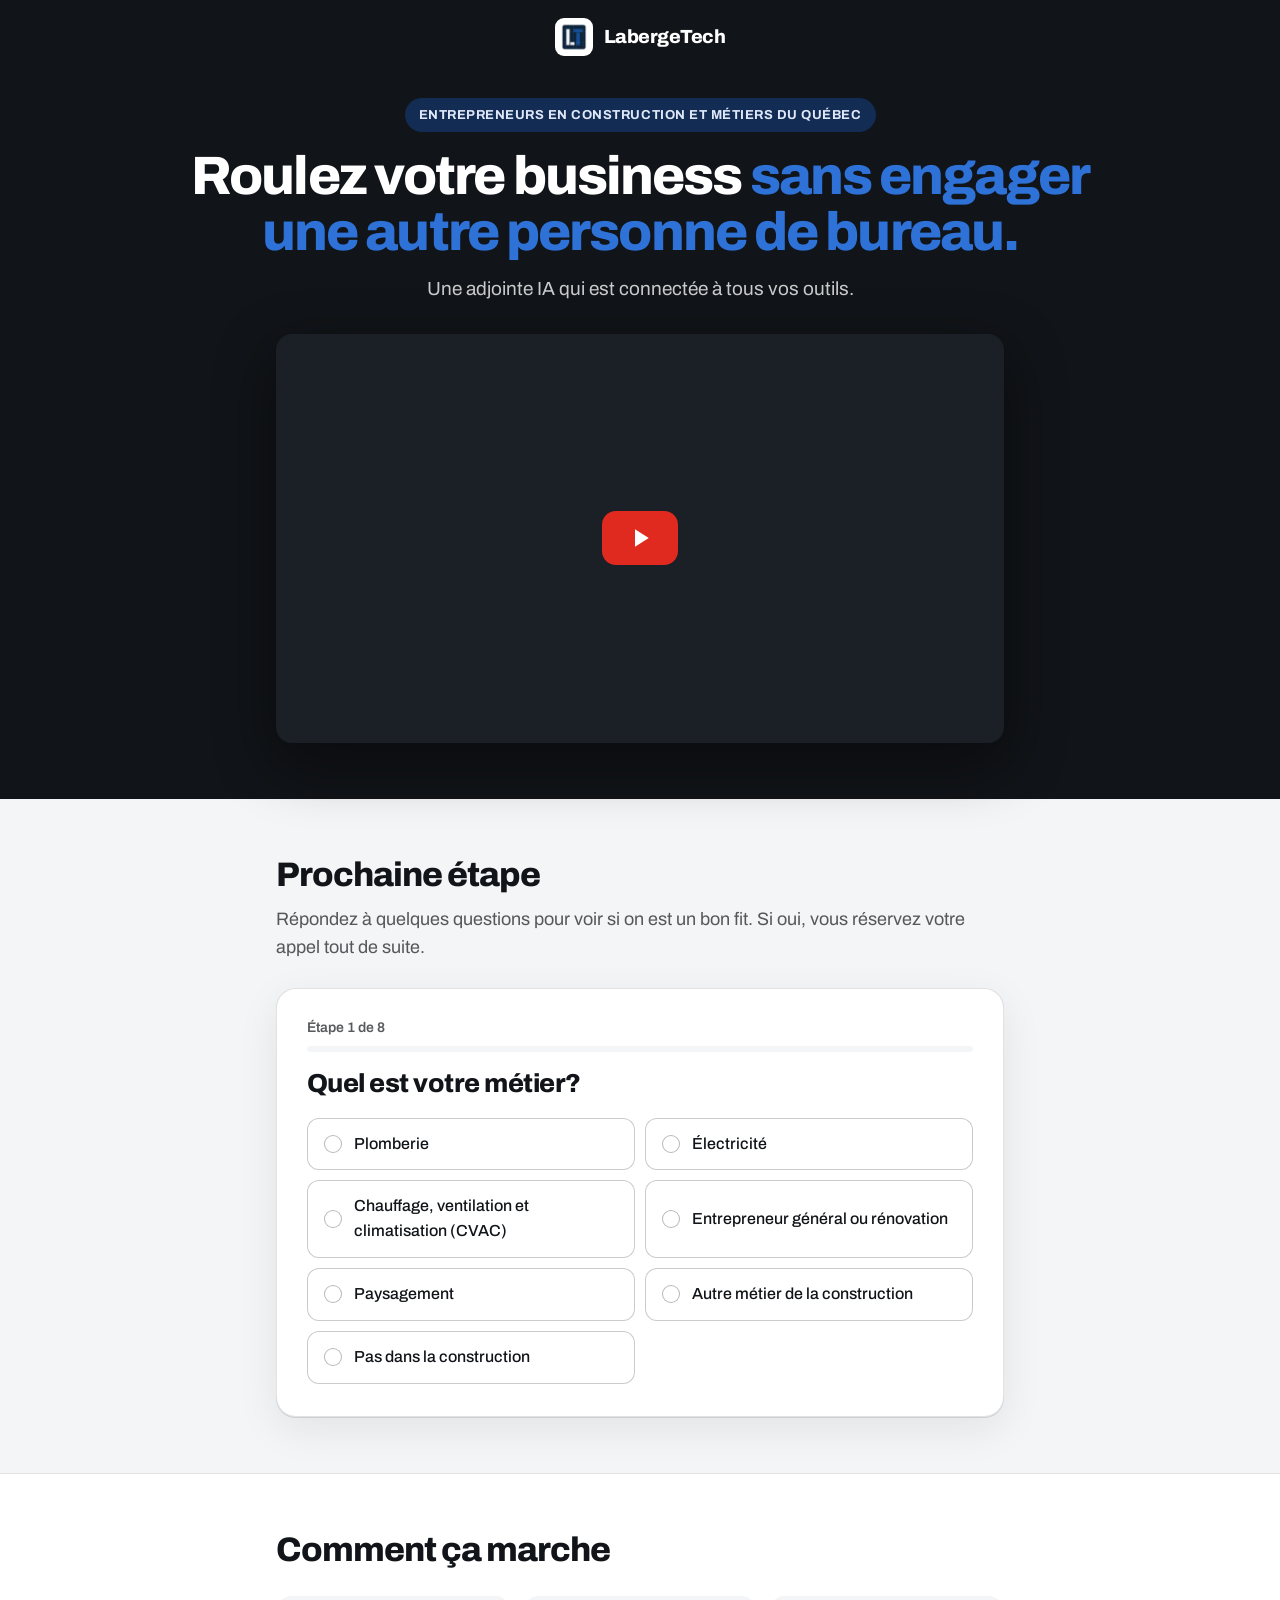
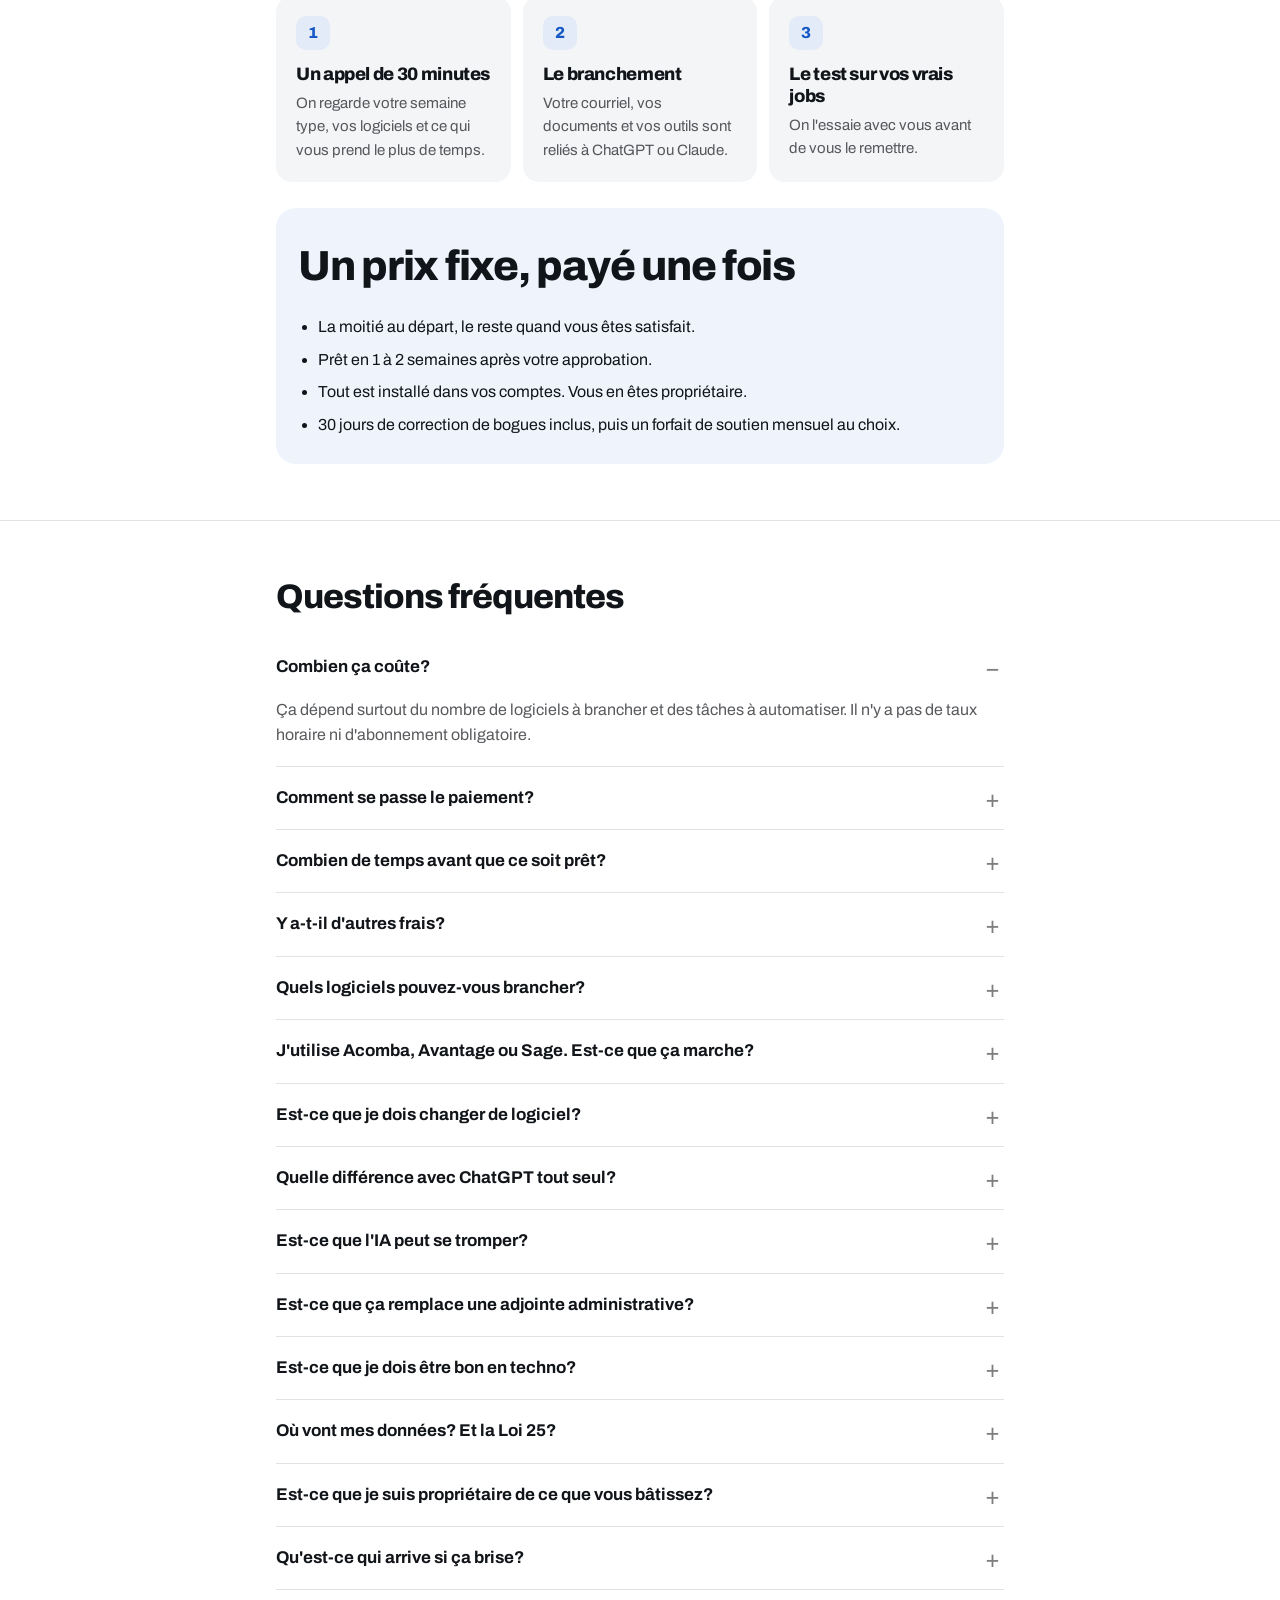
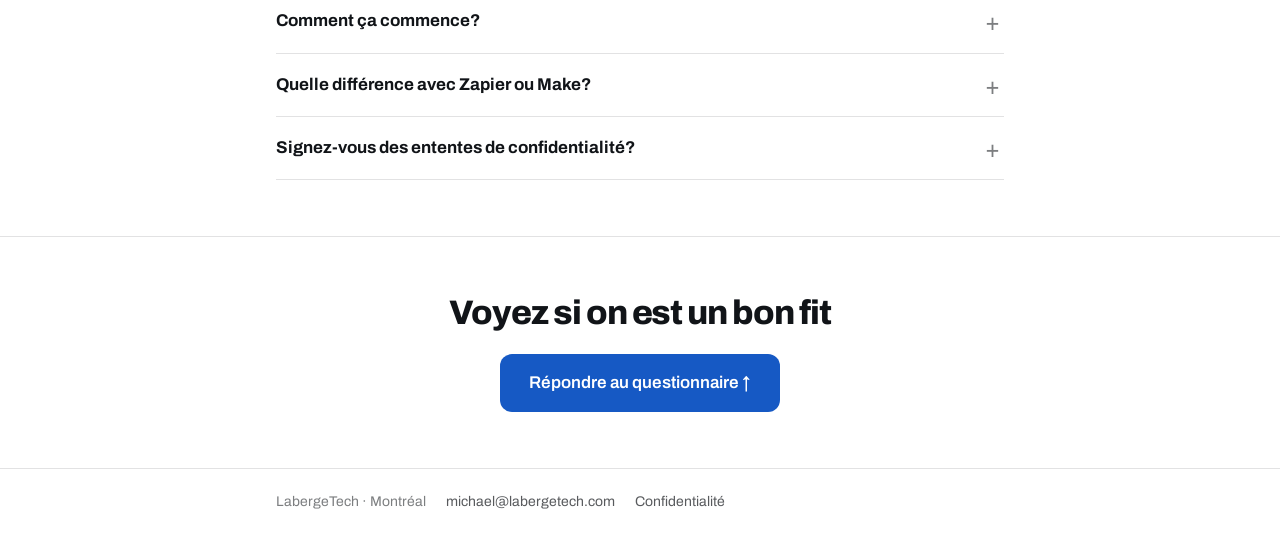
<file: adjoint-ia/index.html>
<!DOCTYPE html>
<html lang="fr-CA">
<head>
<meta charset="utf-8">
<meta name="viewport" content="width=device-width, initial-scale=1, viewport-fit=cover">
<title>Adjoint IA pour entrepreneurs | LabergeTech</title>
<meta name="description" content="On branche ChatGPT ou Claude sur votre courriel, vos prix et vos logiciels. Pour les entreprises de la construction et des métiers au Québec.">
<link rel="canonical" href="https://labergetech.com/adjoint-ia/">
<link rel="icon" type="image/png" href="../assets/logo.png">
<meta property="og:title" content="Roulez votre business sans engager une autre personne de bureau">
<meta property="og:description" content="Il connaît vos prix, vos jobs et vos clients. Pour les entrepreneurs en construction et les métiers.">
<meta property="og:type" content="website">
<meta property="og:site_name" content="LabergeTech">
<meta property="og:url" content="https://labergetech.com/adjoint-ia/">
<meta property="og:locale" content="fr_CA">
<meta name="robots" content="noindex">
<link rel="preconnect" href="https://fonts.googleapis.com">
<link rel="preconnect" href="https://fonts.gstatic.com" crossorigin>
<link rel="stylesheet" href="https://fonts.googleapis.com/css2?family=Archivo:wght@400;500;600;700;800&display=swap">
<link rel="stylesheet" href="adjoint.css">
<style>
/* Variant A: full page. Dark hero, then light sections. */
.hero { background: var(--ink); color: #fff; padding: 18px 0 56px; }
.hero .brand { color: #fff; }
.callout { display: inline-block; margin-top: 34px; padding: 7px 14px; border-radius: 99px; font-size: 13px; font-weight: 700;
  letter-spacing: .04em; text-transform: uppercase; background: color-mix(in srgb, var(--accent) 35%, var(--ink)); color: #dfe8f8; }
.hero h1 { margin-top: 16px; font-size: clamp(34px, 8.6vw, 54px); font-weight: 800; letter-spacing: -.035em; line-height: 1.04; }
.hero .wrap { max-width: 1000px; text-align: center; }
.hero h1 .hl { color: var(--accent-2); }
.hero h1 .lg { display: none; }
@media (min-width: 960px) { .hero h1 .lg { display: inline; } }
.hero .sub { margin: 14px auto 0; font-size: 19px; color: rgba(255,255,255,.78); max-width: 34em; }
.hero .vsl { max-width: 728px; margin: 30px auto 0; box-shadow: 0 20px 60px rgba(0,0,0,.45); }
.sec { padding: 56px 0; }
.sec + .sec { border-top: 1px solid var(--line); }
.sec h2 { font-size: clamp(26px, 6vw, 34px); font-weight: 800; letter-spacing: -.03em; }
.sec .lead { margin-top: 10px; font-size: 18px; color: var(--ink-70); }
.grid3 { display: grid; gap: 12px; margin-top: 26px; }
@media (min-width: 680px) { .grid3 { grid-template-columns: repeat(3, 1fr); } }
.card { background: var(--surface); border-radius: 16px; padding: 20px; }
.card .n { width: 34px; height: 34px; border-radius: 10px; display: grid; place-items: center; font-weight: 800;
  background: color-mix(in srgb, var(--accent) 12%, var(--bg)); color: var(--accent); }
.card h3 { margin-top: 14px; font-size: 18px; font-weight: 800; }
.card p { margin-top: 6px; color: var(--ink-70); font-size: 15px; }
.apply { background: var(--surface); }
.apply .quiz-card { margin-top: 26px; }
.offer { margin-top: 26px; border-radius: 20px; padding: 26px 22px; background: color-mix(in srgb, var(--accent) 7%, var(--bg)); }
.offer .big { font-size: clamp(30px, 8vw, 42px); font-weight: 800; letter-spacing: -.03em; }
.offer ul { margin: 16px 0 0; padding-left: 20px; }
.offer li { margin-top: 8px; }
.faq { margin-top: 18px; }
.end { text-align: center; }
.end .btn { margin-top: 20px; }
</style>
</head>
<body data-adjoint="A">

<header class="hero"><div class="wrap">
  <a class="brand" href="../fr/"><img src="../assets/logo.png" alt="" width="38" height="38">LabergeTech</a>
  <p><span class="callout">Entrepreneurs en construction et métiers du Québec</span></p>
  <h1>Roulez votre business <span class="hl">sans engager<br class="lg"> une autre personne de bureau.</span></h1>
  <p class="sub">Une adjointe IA qui est connectée à tous vos outils.</p>
  <div class="vsl" role="button" aria-label="Lire la vidéo"><p class="vsl-soon">Vidéo à venir</p></div>
</div></header>

<main>

  <section class="sec apply" id="questionnaire"><div class="wrap">
    <h2>Prochaine étape</h2>
    <p class="lead">Répondez à quelques questions pour voir si on est un bon fit. Si oui, vous réservez votre appel tout de suite.</p>
    <div class="quiz-card" id="quiz">
      <p class="prog-t" id="prog-t" aria-live="polite"></p><div class="bar"><span id="bar"></span></div>
      <div id="step"></div>
    </div>
  </div></section>

  <section class="sec"><div class="wrap">
    <h2>Comment ça marche</h2>
    <div class="grid3">
      <div class="card"><div class="n">1</div><h3>Un appel de 30 minutes</h3><p>On regarde votre semaine type, vos logiciels et ce qui vous prend le plus de temps.</p></div>
      <div class="card"><div class="n">2</div><h3>Le branchement</h3><p>Votre courriel, vos documents et vos outils sont reliés à ChatGPT ou Claude.</p></div>
      <div class="card"><div class="n">3</div><h3>Le test sur vos vrais jobs</h3><p>On l'essaie avec vous avant de vous le remettre.</p></div>
    </div>
    <div class="offer">
      <p class="big">Un prix fixe, payé une fois</p>
      <ul>
        <li>La moitié au départ, le reste quand vous êtes satisfait.</li>
        <li>Prêt en 1 à 2 semaines après votre approbation.</li>
        <li>Tout est installé dans vos comptes. Vous en êtes propriétaire.</li>
        <li>30 jours de correction de bogues inclus, puis un forfait de soutien mensuel au choix.</li>
      </ul>
    </div>
  </div></section>

  <section class="sec"><div class="wrap">
    <h2>Questions fréquentes</h2>
    <div class="faq">
      <details open><summary>Combien ça coûte?</summary><p>Ça dépend surtout du nombre de logiciels à brancher et des tâches à automatiser. Il n'y a pas de taux horaire ni d'abonnement obligatoire.</p></details>
      <details><summary>Comment se passe le paiement?</summary><p>La moitié au départ, le reste à la fin, quand vous êtes satisfait du résultat. Des rondes de corrections sont incluses dans chaque projet.</p></details>
      <details><summary>Combien de temps avant que ce soit prêt?</summary><p>De 1 à 2 semaines après votre approbation. Vous recevez un échéancier avant le début des travaux.</p></details>
      <details><summary>Y a-t-il d'autres frais?</summary><p>Oui : l'abonnement à ChatGPT ou à Claude, payé directement à OpenAI ou à Anthropic, pour chaque personne qui utilise l'adjoint. Certains connecteurs ont aussi des frais mensuels. On vous dit lesquels avant de commencer.</p></details>
      <details><summary>Quels logiciels pouvez-vous brancher?</summary><p>Gestion des jobs et des clients : Jobber, ProgressionLIVE, HubSpot, Housecall Pro, ServiceTitan et GoHighLevel. Comptabilité : QuickBooks Online, Acomba, Sage et Avantage. Courriel et documents : Outlook et Gmail. Vous utilisez autre chose? Indiquez-le dans le questionnaire : on regarde avec vous à l'appel si ça peut fonctionner.</p></details>
      <details><summary>J'utilise Acomba, Avantage ou Sage. Est-ce que ça marche?</summary><p>Oui. Acomba et Avantage roulent sur un poste de travail et ne s'ouvrent pas directement à l'IA : un module ajouté sur l'ordinateur de la comptabilité permet de lire et de créer des clients, des factures et des soumissions. Pour Sage, ça dépend du produit : la version en ligne se connecte telle quelle, alors que Sage 50, installé localement, passe par la trousse de développement officielle. Les logiciels de bureau demandent plus de travail, alors on regarde ensemble à l'appel si ça vaut la peine pour vous. Votre courriel, votre liste de prix et vos soumissions se branchent de toute façon.</p></details>
      <details><summary>Est-ce que je dois changer de logiciel?</summary><p>Non. On bâtit autour de ce que vous utilisez déjà.</p></details>
      <details><summary>Quelle différence avec ChatGPT tout seul?</summary><p>Sans accès à vos outils, ChatGPT ne connaît rien de votre entreprise : il faut lui recoller vos prix et vos infos à chaque conversation. Un Adjoint IA est branché en permanence sur vos documents et vos logiciels. Quand il répond, il vous montre d'où vient l'information.</p></details>
      <details><summary>Est-ce que l'IA peut se tromper?</summary><p>Oui, comme une personne. C'est pour ça que l'adjoint cite ses sources et n'envoie rien, ni courriel ni facture, sans que vous l'ayez relu. On le teste avec vous sur vos vrais jobs avant de vous le remettre.</p></details>
      <details><summary>Est-ce que ça remplace une adjointe administrative?</summary><p>Ça dépend de ce qu'elle fait. L'IA prend les tâches répétitives : retrouver un prix, monter un premier jet de soumission, préparer une relance. Elle ne répond pas au téléphone et ne décide rien à votre place.</p></details>
      <details><summary>Est-ce que je dois être bon en techno?</summary><p>Non. Vous lui écrivez en français, comme à une personne.</p></details>
      <details><summary>Où vont mes données? Et la Loi 25?</summary><p>Vos données restent dans vos comptes : votre Microsoft 365 ou Google, votre logiciel comptable, votre abonnement ChatGPT ou Claude. On configure les réglages de confidentialité offerts par votre forfait et on vous aide à documenter l'usage de l'IA comme l'exige la Loi 25.</p></details>
      <details><summary>Est-ce que je suis propriétaire de ce que vous bâtissez?</summary><p>Oui. Tout est installé chez vous, à votre nom. Si vous voulez faire affaire avec quelqu'un d'autre un jour, vous partez avec l'ensemble.</p></details>
      <details><summary>Qu'est-ce qui arrive si ça brise?</summary><p>Les 30 jours suivant la remise, on corrige les bogues sans frais. Ensuite, un forfait de soutien mensuel est offert, au choix : on s'occupe des mises à jour, des bris et des ajouts. Sinon, on intervient à l'heure.</p></details>
      <details><summary>Comment ça commence?</summary><p>Vous remplissez le questionnaire ci-dessus, puis vous réservez un appel de 30 minutes. On passe en revue votre semaine et vos tâches les plus longues.</p></details>
      <details><summary>Quelle différence avec Zapier ou Make?</summary><p>Zapier et Make déplacent des données d'un logiciel à l'autre selon des règles fixes. Un Adjoint IA comprend une demande écrite en français et va chercher l'information lui-même. On utilise parfois Zapier en arrière-plan pour brancher un logiciel.</p></details>
      <details><summary>Signez-vous des ententes de confidentialité?</summary><p>Oui. On signe la vôtre, ou on vous envoie la nôtre avant l'appel.</p></details>
    </div>
  </div></section>

  <section class="sec end"><div class="wrap">
    <h2>Voyez si on est un bon fit</h2>
    <button type="button" class="btn btn-primary btn-lg wide" data-start>Répondre au questionnaire ↑</button>
  </div></section>
</main>

<footer class="foot"><div class="wrap">
  <span>LabergeTech · Montréal</span>
  <a href="mailto:michael@labergetech.com">michael@labergetech.com</a>
  <a href="../confidentialite/">Confidentialité</a>
</div></footer>

<script src="adjoint.js"></script>
</body>
</html>
</file>
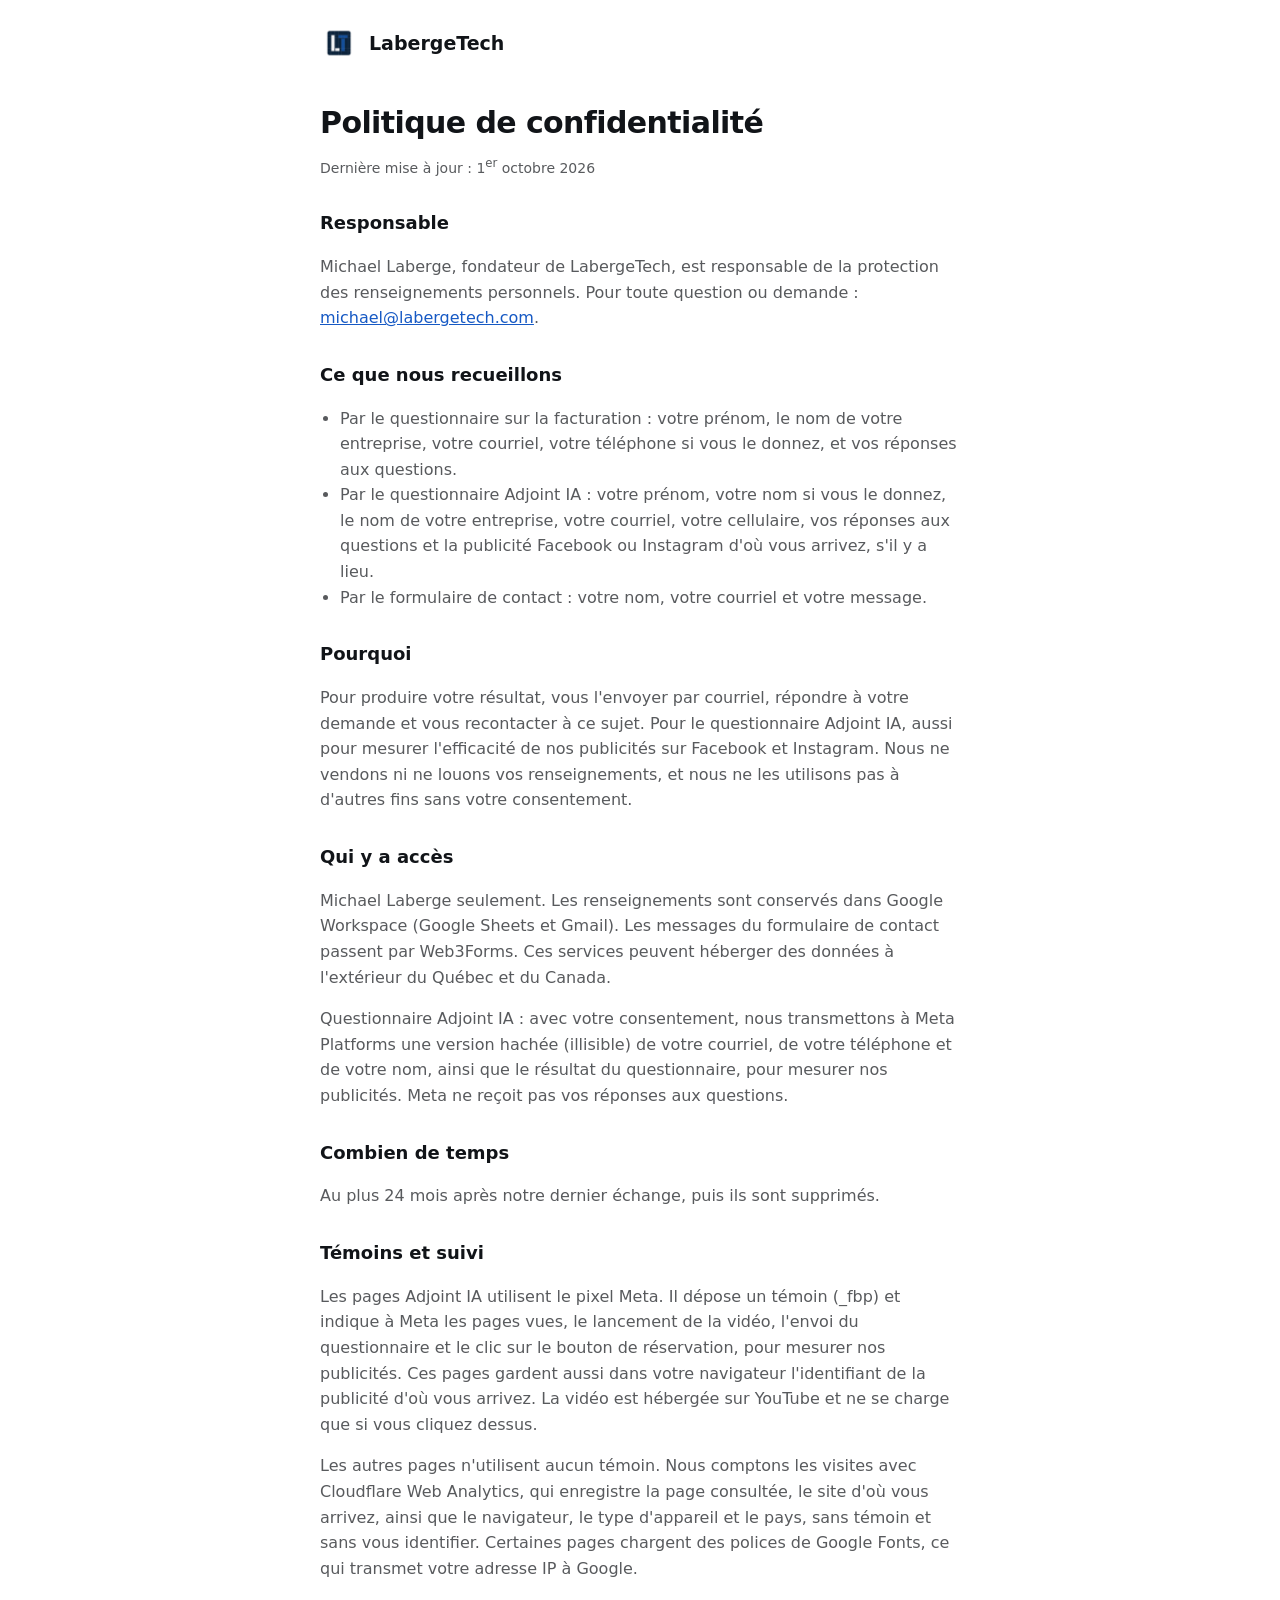
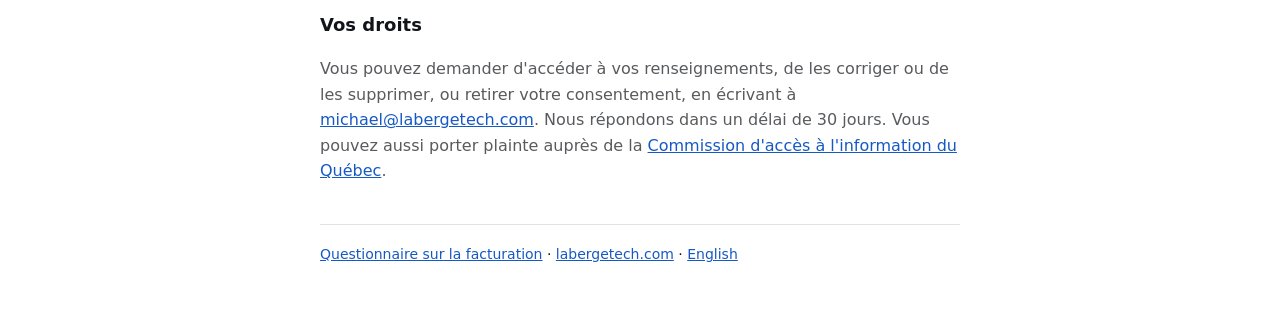
<file: confidentialite/index.html>
<!DOCTYPE html>
<html lang="fr-CA">
<head>
<meta charset="utf-8">
<meta name="viewport" content="width=device-width, initial-scale=1">
<title>Confidentialité | LabergeTech</title>
<meta name="description" content="Comment LabergeTech recueille, utilise et protège vos renseignements personnels.">
<link rel="canonical" href="https://labergetech.com/confidentialite/">
<link rel="icon" type="image/png" href="../assets/logo.png">
<style>
:root { --ink: #111418; --accent: #1659c4; --muted: color-mix(in srgb, var(--ink) 70%, transparent);
  --line: color-mix(in srgb, var(--ink) 12%, transparent); }
*, *::before, *::after { box-sizing: border-box; }
body { margin: 0; background: #fff; color: var(--ink); font-family: system-ui, -apple-system, "Segoe UI", sans-serif;
  font-size: 16px; line-height: 1.6; -webkit-text-size-adjust: 100%; }
.wrap { max-width: 680px; margin: 0 auto; padding: 24px 20px 56px; }
.brand { display: inline-flex; align-items: center; gap: 11px; color: var(--ink); text-decoration: none; font-weight: 800; font-size: 19px; }
.brand img { width: 38px; height: 38px; border-radius: 9px; }
h1 { font-size: 30px; letter-spacing: -.02em; line-height: 1.15; margin: 36px 0 6px; }
h2 { font-size: 18px; margin: 30px 0 6px; }
p, li { color: var(--muted); }
ul { padding-left: 20px; }
a { color: var(--accent); }
.date { font-size: 14px; }
footer { border-top: 1px solid var(--line); margin-top: 40px; padding-top: 18px; font-size: 14px; }
</style>
</head>
<body>
<div class="wrap">
  <a class="brand" href="../fr/"><img src="../assets/logo.png" alt="" width="38" height="38">LabergeTech</a>

  <h1>Politique de confidentialité</h1>
  <p class="date">Dernière mise à jour : 1<sup>er</sup> octobre 2026</p>

  <h2>Responsable</h2>
  <p>Michael Laberge, fondateur de LabergeTech, est responsable de la protection des renseignements personnels.
    Pour toute question ou demande : <a href="mailto:michael@labergetech.com">michael@labergetech.com</a>.</p>

  <h2>Ce que nous recueillons</h2>
  <ul>
    <li>Par le questionnaire sur la facturation : votre prénom, le nom de votre entreprise, votre courriel,
      votre téléphone si vous le donnez, et vos réponses aux questions.</li>
    <li>Par le questionnaire Adjoint IA : votre prénom, votre nom si vous le donnez, le nom de votre entreprise,
      votre courriel, votre cellulaire, vos réponses aux questions et la publicité
      Facebook ou Instagram d'où vous arrivez, s'il y a lieu.</li>
    <li>Par le formulaire de contact : votre nom, votre courriel et votre message.</li>
  </ul>

  <h2>Pourquoi</h2>
  <p>Pour produire votre résultat, vous l'envoyer par courriel, répondre à votre demande et vous recontacter à ce sujet.
    Pour le questionnaire Adjoint IA, aussi pour mesurer l'efficacité de nos publicités sur Facebook et Instagram.
    Nous ne vendons ni ne louons vos renseignements, et nous ne les utilisons pas à d'autres fins sans votre consentement.</p>

  <h2>Qui y a accès</h2>
  <p>Michael Laberge seulement. Les renseignements sont conservés dans Google Workspace (Google Sheets et Gmail).
    Les messages du formulaire de contact passent par Web3Forms. Ces services peuvent héberger des données à l'extérieur
    du Québec et du Canada.</p>
  <p>Questionnaire Adjoint IA : avec votre consentement, nous transmettons à Meta Platforms une version hachée (illisible)
    de votre courriel, de votre téléphone et de votre nom, ainsi que le résultat du questionnaire, pour mesurer nos publicités.
    Meta ne reçoit pas vos réponses aux questions.</p>

  <h2>Combien de temps</h2>
  <p>Au plus 24 mois après notre dernier échange, puis ils sont supprimés.</p>

  <h2>Témoins et suivi</h2>
  <p>Les pages Adjoint IA utilisent le pixel Meta. Il dépose un témoin (_fbp) et indique à Meta les pages vues, le lancement
    de la vidéo, l'envoi du questionnaire et le clic sur le bouton de réservation, pour mesurer nos publicités.
    Ces pages gardent aussi dans votre navigateur l'identifiant de la publicité d'où vous arrivez.
    La vidéo est hébergée sur YouTube et ne se charge que si vous cliquez dessus.</p>
  <p>Les autres pages n'utilisent aucun témoin. Nous comptons les visites avec Cloudflare Web Analytics, qui enregistre la page consultée,
    le site d'où vous arrivez, ainsi que le navigateur, le type d'appareil et le pays, sans témoin et sans vous identifier.
    Certaines pages chargent des polices de Google Fonts, ce qui transmet votre adresse IP à Google.</p>

  <h2>Vos droits</h2>
  <p>Vous pouvez demander d'accéder à vos renseignements, de les corriger ou de les supprimer, ou retirer votre consentement,
    en écrivant à <a href="mailto:michael@labergetech.com">michael@labergetech.com</a>. Nous répondons dans un délai de 30 jours.
    Vous pouvez aussi porter plainte auprès de la
    <a href="https://www.cai.gouv.qc.ca/" rel="noopener">Commission d'accès à l'information du Québec</a>.</p>

  <footer><a href="../facturation/">Questionnaire sur la facturation</a> · <a href="../fr/">labergetech.com</a> · <a href="../privacy/" lang="en">English</a></footer>
</div>
</body>
</html>
</file>
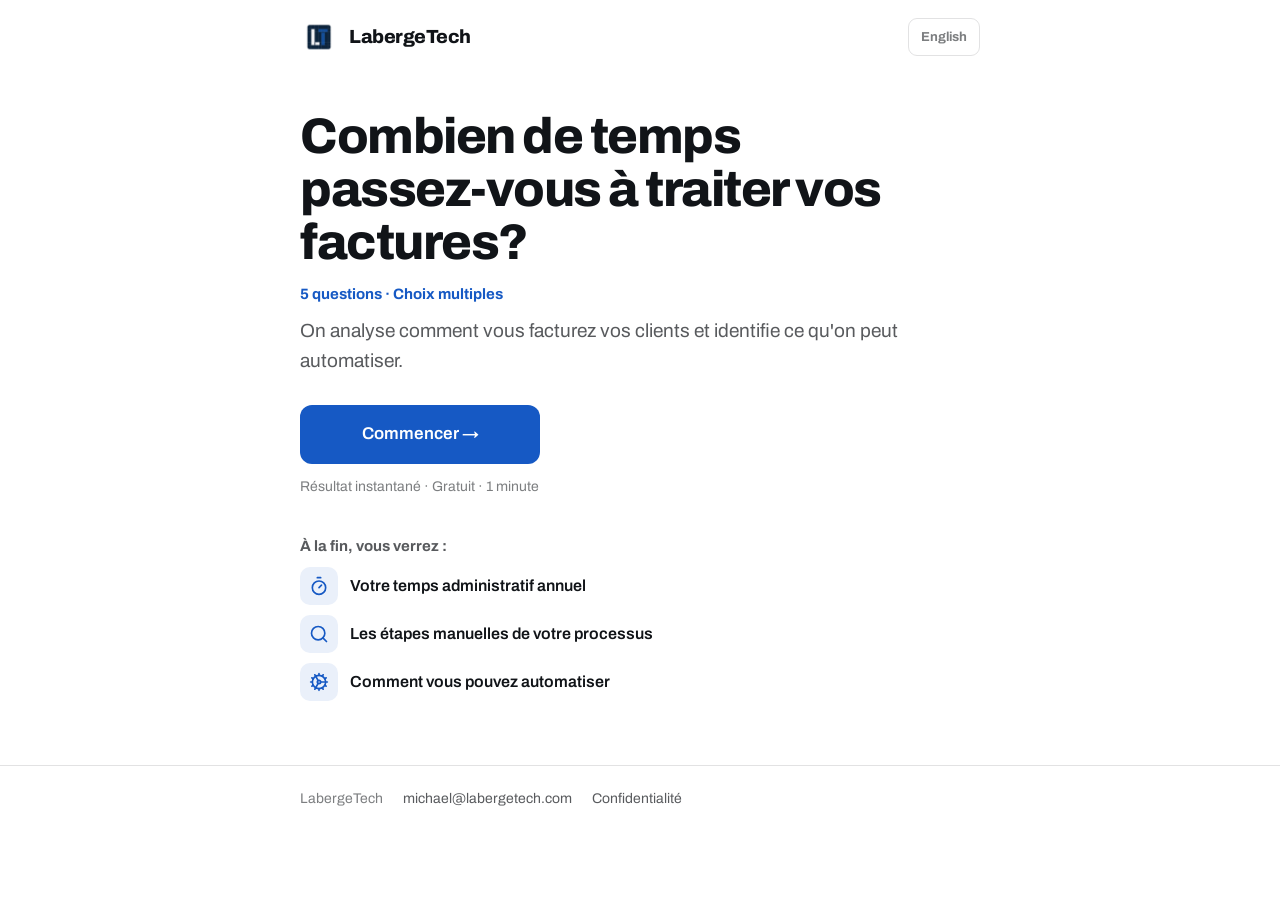
<file: facturation/index.html>
<!DOCTYPE html>
<html lang="fr-CA">
<head>
<meta charset="utf-8">
<meta name="viewport" content="width=device-width, initial-scale=1, viewport-fit=cover">
<title>Combien de temps passez-vous à traiter vos factures? | LabergeTech</title>
<meta name="description" content="5 questions, 1 minute. On analyse comment vous facturez vos clients et identifie ce qu'on peut automatiser.">
<link rel="canonical" href="https://labergetech.com/facturation/">
<link rel="alternate" hreflang="fr-CA" href="https://labergetech.com/facturation/">
<link rel="alternate" hreflang="en-CA" href="https://labergetech.com/invoicing/">
<link rel="icon" type="image/png" href="../assets/logo.png">
<meta property="og:title" content="Combien de temps passez-vous à traiter vos factures?">
<meta property="og:description" content="5 questions, 1 minute. On analyse comment vous facturez vos clients et identifie ce qu'on peut automatiser.">
<meta property="og:type" content="website">
<meta property="og:site_name" content="LabergeTech">
<meta property="og:url" content="https://labergetech.com/facturation/">
<meta property="og:locale" content="fr_CA">
<link rel="preconnect" href="https://fonts.googleapis.com">
<link rel="preconnect" href="https://fonts.gstatic.com" crossorigin>
<link rel="stylesheet" href="https://fonts.googleapis.com/css2?family=Archivo:wght@400;500;600;800&display=swap">
<style>
:root {
  --bg: #ffffff;
  --surface: #f4f5f7;
  --ink: #111418;
  --accent: #1659c4;
  --accent-2: #2e72d8;
  --ink-70: color-mix(in srgb, var(--ink) 70%, transparent);
  --ink-55: color-mix(in srgb, var(--ink) 55%, transparent);
  --ink-30: color-mix(in srgb, var(--ink) 30%, transparent);
  --line: color-mix(in srgb, var(--ink) 12%, transparent);
  /* workflow colours, used for the flows and nothing else */
  --green: #1d8052;
  --grey: #9aa1a9;
  --r: 12px;
  --ease: cubic-bezier(.16, 1, .3, 1);
}
*, *::before, *::after { box-sizing: border-box; }
[hidden] { display: none !important; }
html { -webkit-text-size-adjust: 100%; }
body { margin: 0; background: var(--bg); color: var(--ink);
  font-family: "Archivo", system-ui, -apple-system, "Segoe UI", sans-serif;
  font-size: 16px; line-height: 1.55; -webkit-font-smoothing: antialiased; }
:focus-visible { outline: 2px solid var(--accent); outline-offset: 3px; }
h1, h2, h3, h4 { margin: 0; letter-spacing: -.02em; line-height: 1.2; }
p { margin: 0; }
a { color: var(--accent); }
.wrap { max-width: 720px; margin: 0 auto; padding: 0 20px; }
.nw { white-space: nowrap; }

/* top bar */
.top { padding: 18px 0; }
.brand { display: inline-flex; align-items: center; gap: 11px; color: var(--ink); text-decoration: none;
  font-weight: 800; font-size: 19px; letter-spacing: -.025em; }
.brand img { width: 38px; height: 38px; border-radius: 9px; }
.top .wrap { display: flex; align-items: center; justify-content: space-between; gap: 12px; }
.lang { font-size: 13px; font-weight: 700; color: var(--ink-55); text-decoration: none; padding: 8px 12px;
  border: 1px solid var(--line); border-radius: 9px; }
.lang:hover { color: var(--ink); border-color: var(--ink-30); }

/* buttons */
.btn { display: inline-flex; align-items: center; justify-content: center; gap: 8px; min-height: 48px;
  font: inherit; font-weight: 600; font-size: 16px; padding: 12px 22px; border-radius: var(--r);
  border: 1px solid transparent; cursor: pointer; text-decoration: none; text-align: center;
  transition: background .2s var(--ease), transform .2s var(--ease); }
.btn-primary { background: var(--accent); color: #fff; }
.btn-primary:hover { background: var(--accent-2); }
.btn-primary:active { transform: translateY(1px); }
.btn[disabled] { opacity: .45; cursor: default; }
.btn-lg { padding: 15px 26px; font-size: 17px; }
.wide { width: 100%; }
@media (min-width: 560px) { .wide { width: auto; min-width: 240px; } }

/* intro */
.intro { padding: 36px 0 64px; }
.intro h1 { font-size: clamp(32px, 8.5vw, 50px); font-weight: 800; letter-spacing: -.03em; line-height: 1.06; }
.intro .meta { margin-top: 14px; font-size: 15px; font-weight: 700; color: var(--accent); }
.intro .sub { margin-top: 10px; font-size: 19px; color: var(--ink-70); max-width: 32em; }
.intro .btn { margin-top: 30px; }
.intro .fine { margin-top: 12px; font-size: 14px; color: var(--ink-55); }
.get-t { margin-top: 40px; font-size: 15px; font-weight: 700; color: var(--ink-70); letter-spacing: 0; }
.get { list-style: none; margin: 12px 0 0; padding: 0; display: grid; gap: 10px; }
.get li { display: flex; align-items: center; gap: 12px; font-size: 16px; font-weight: 600; }
.get svg { width: 38px; height: 38px; padding: 9px; flex: none; border-radius: 10px;
  color: var(--accent); background: color-mix(in srgb, var(--accent) 9%, var(--bg)); }

/* questionnaire */
.quiz { padding: 12px 0 40px; }
.prog-t { font-size: 14px; font-weight: 600; color: var(--ink-70); }
.bar { height: 6px; background: var(--surface); border-radius: 99px; margin-top: 8px; overflow: hidden; }
.bar span { display: block; height: 100%; width: 0; background: var(--accent); border-radius: 99px;
  transition: width .3s var(--ease); }
#step { padding-top: 18px; min-height: 420px; }
#step h2 { font-size: clamp(22px, 5.6vw, 28px); font-weight: 800; outline: none; }
.back { font: inherit; font-size: 15px; font-weight: 600; color: var(--ink-70); background: none; border: 0;
  padding: 10px 0; margin: -6px 0 8px; min-height: 44px; cursor: pointer; }
.back:hover { color: var(--ink); }
.hint { margin-top: 6px; color: var(--ink-55); font-size: 15px; }
.chips { display: grid; gap: 10px; margin-top: 20px; }
.chip { font: inherit; font-size: 16px; font-weight: 500; text-align: left; color: var(--ink); min-height: 52px;
  padding: 13px 16px 13px 46px; position: relative; background: var(--bg); cursor: pointer;
  border: 1.5px solid color-mix(in srgb, var(--ink) 22%, transparent); border-radius: var(--r);
  transition: border-color .15s var(--ease), background .15s var(--ease); -webkit-tap-highlight-color: transparent; }
.chip::before { content: ""; position: absolute; left: 16px; top: 50%; width: 18px; height: 18px; margin-top: -9px;
  border-radius: 50%; border: 1.5px solid var(--ink-30); background: var(--bg); }
.chips.multi .chip::before { border-radius: 5px; }
/* minutes slider: a dot on a line from 1 to 20 */
.slider { margin-top: 28px; }
.slider-v { font-size: 20px; font-weight: 700; color: var(--ink-70); }
.slider-v strong { font-size: 64px; font-weight: 800; letter-spacing: -.04em; color: var(--ink); margin-right: 4px; }
.slider input[type="range"] { --p: 26%; -webkit-appearance: none; appearance: none; width: 100%; height: 44px;
  margin: 14px 0 4px; background: transparent; cursor: pointer; touch-action: pan-y; }
.slider input[type="range"]:focus { outline: none; }
.slider input[type="range"]::-webkit-slider-runnable-track { height: 8px; border-radius: 99px;
  background: linear-gradient(to right, var(--accent) var(--p), var(--surface) var(--p)); }
.slider input[type="range"]::-moz-range-track { height: 8px; border-radius: 99px; background: var(--surface); }
.slider input[type="range"]::-moz-range-progress { height: 8px; border-radius: 99px; background: var(--accent); }
.slider input[type="range"]::-webkit-slider-thumb { -webkit-appearance: none; width: 34px; height: 34px; margin-top: -13px;
  border-radius: 50%; background: var(--accent); border: 4px solid var(--bg); box-shadow: 0 2px 8px rgba(17,20,24,.25); }
.slider input[type="range"]::-moz-range-thumb { width: 26px; height: 26px; border-radius: 50%; background: var(--accent);
  border: 4px solid var(--bg); box-shadow: 0 2px 8px rgba(17,20,24,.25); }
.slider input[type="range"]:focus-visible::-webkit-slider-thumb { outline: 2px solid var(--accent); outline-offset: 3px; }
.slider-ends { display: flex; justify-content: space-between; font-size: 13px; color: var(--ink-55); }
.slider + .next { margin-top: 28px; }
.chip:hover { border-color: var(--accent); }
.chip[aria-pressed="true"] { border-color: var(--accent); background: color-mix(in srgb, var(--accent) 7%, var(--bg)); }
.chip[aria-pressed="true"]::before { border-color: var(--accent); background: var(--accent);
  box-shadow: inset 0 0 0 3px var(--bg); }
.next { margin-top: 20px; }
.fld { display: grid; gap: 6px; margin-top: 16px; }
.fld span { font-size: 14px; font-weight: 600; color: var(--ink-70); }
.fld em { font-style: normal; font-weight: 500; color: var(--ink-55); }
.fld input { width: 100%; font: inherit; font-size: 17px; color: var(--ink); min-height: 50px; padding: 11px 14px;
  background: var(--surface); border: 1.5px solid transparent; border-radius: var(--r); }
.fld input:focus { outline: none; border-color: var(--accent); background: var(--bg); }
#contact { margin-top: 4px; }
#contact .btn { margin-top: 24px; }
.notice { margin-top: 12px; font-size: 13px; color: var(--ink-55); }
.hp { position: absolute; left: -9999px; width: 1px; height: 1px; overflow: hidden; }

/* result: headline card with the figure and the booking button */
#resultat { padding: 12px 0 40px; }
.rhead h1 { font-size: clamp(28px, 7.4vw, 40px); font-weight: 800; letter-spacing: -.03em; line-height: 1.1; }
.fig { margin-top: 18px; background: var(--surface); border-radius: 22px; padding: 22px 22px 24px; }
.big { font-size: clamp(60px, 18vw, 92px); font-weight: 800; letter-spacing: -.045em; line-height: 1; }
.big span { font-size: 22px; font-weight: 700; letter-spacing: -.01em; }
.unit { font-size: 18px; font-weight: 600; margin-top: 8px; line-height: 1.35; }
.small { margin-top: 12px; font-size: 13px; color: var(--ink-55); }
/* what they could get back, with the booking button */
.gain { display: grid; grid-template-columns: 76px 1fr; grid-template-areas: "photo head" "text text" "cta cta";
  gap: 14px 16px; align-items: center; margin: 4px 0 8px; padding: 22px 20px; border-radius: 22px;
  background: color-mix(in srgb, var(--accent) 7%, var(--bg)); }
.gain h2 { grid-area: head; font-size: 20px; font-weight: 800; line-height: 1.25; }
.gain-t { grid-area: text; color: var(--ink-70); }
.gain-cta { grid-area: cta; }
.gain-cta .btn { margin-top: 4px; }
.spots { margin-top: 10px; font-size: 14px; font-weight: 700; color: #c62d22; }
.gain img { grid-area: photo; width: 100%; height: auto; aspect-ratio: 265 / 320; object-fit: cover; border-radius: 12px; }
@media (min-width: 560px) {
  .gain { grid-template-columns: 1fr 150px; grid-template-areas: "head photo" "text photo" "cta photo";
    gap: 12px 24px; align-items: start; padding: 24px 22px; }
  .gain h2 { font-size: 21px; }
  .gain img { align-self: center; border-radius: 16px; }
}
.cta-note { margin-top: 10px; font-size: 14px; color: var(--ink-70); }
.sent { margin-top: 12px; font-size: 14px; color: var(--ink-70); }
.sent.main { margin-top: 22px; padding: 14px 16px; background: var(--bg); border-radius: var(--r); color: var(--ink); font-size: 15px; }
.booklink { margin-top: 12px; font-weight: 600; }

.rblock { padding: 30px 0; border-top: 1px solid var(--line); }
.rhead + .rblock, .gain + .rblock { border-top: 0; }
.rblock > h2 { font-size: 22px; font-weight: 800; margin-bottom: 14px; }
.legend { display: flex; flex-wrap: wrap; gap: 6px 16px; margin: -4px 0 14px; padding: 0; list-style: none;
  font-size: 13px; color: var(--ink-70); }
.legend li { display: inline-flex; align-items: center; gap: 6px; }
.legend li::before { content: ""; width: 10px; height: 10px; border-radius: 50%; background: var(--c); }
/* grey is what you do yourself, today and after; green is what runs on its own */
.manual { --c: var(--grey); }
.auto { --c: var(--green); }
.human { --c: var(--grey); }

/* flows: one line read left to right; on a phone it scrolls sideways */
.panel { background: var(--surface); border-radius: 18px; padding: 18px 10px 14px; }
.flow { list-style: none; margin: 0; padding: 0; display: flex; overflow-x: auto; scroll-snap-type: x proximity;
  scrollbar-width: none; -webkit-overflow-scrolling: touch; }
.flow::-webkit-scrollbar { display: none; }
.flow.more { -webkit-mask-image: linear-gradient(to right, #000 75%, transparent);
  mask-image: linear-gradient(to right, #000 75%, transparent); }
.flow li { flex: 1 0 100px; position: relative; padding: 28px 6px 0; scroll-snap-align: start;
  text-align: center; font-size: 13.5px; font-weight: 600; line-height: 1.3; }
.flow li.source { flex-basis: 120px; font-weight: 800; }
.flow li::before { content: ""; position: absolute; z-index: 1; top: 3px; left: 50%; margin-left: -8px;
  width: 16px; height: 16px; border-radius: 50%; background: var(--c, var(--bg));
  box-shadow: inset 0 0 0 2px var(--c, var(--ink-30)); }
.flow li::after { content: ""; position: absolute; top: 10px; left: 50%; width: 100%; height: 2px; background: var(--ink-30); }
.flow li:last-child::after { display: none; }
.swipe { margin-top: 12px; text-align: right; font-size: 13px; font-weight: 700; color: var(--accent);
  animation: nudge 1.4s var(--ease) 3; }
@keyframes nudge { 50% { transform: translateX(-6px); } }
@media (prefers-reduced-motion: reduce) { .swipe { animation: none; } }
.elim { margin-top: 14px; font-weight: 700; color: var(--green); }

.card { background: var(--surface); border-radius: 18px; padding: 20px; }
.card h3 { font-size: 19px; font-weight: 800; margin-top: 10px; }
.card.mini { padding: 16px 18px; margin-top: 10px; }
.card.mini h4 { font-size: 16px; font-weight: 700; }
.card.mini .desc { font-size: 15px; color: var(--ink-70); margin-top: 4px; }
.card.mini .tag { margin-top: 10px; }
.others-t { font-size: 16px; font-weight: 800; margin: 24px 0 2px; }
.tag { display: inline-block; font-size: 12.5px; font-weight: 700; padding: 4px 10px; border-radius: 99px; }
.tag.forte { background: color-mix(in srgb, var(--accent) 12%, var(--bg)); color: var(--accent); }
.tag.valider { background: var(--bg); color: var(--ink-70); box-shadow: inset 0 0 0 1px var(--line); }
.steps { margin: 14px 0 0; padding-left: 22px; }
.tools { margin-top: 8px; font-size: 14px; color: var(--ink-70); }
.steps li { margin-top: 12px; padding-left: 4px; }
.tool { display: inline-block; margin-right: 8px; padding: 2px 8px; border-radius: 6px; vertical-align: 1px;
  font-size: 12px; font-weight: 800; background: var(--bg); color: var(--ink-70); box-shadow: inset 0 0 0 1px var(--line); }
.tool.ai { background: color-mix(in srgb, var(--accent) 12%, var(--bg)); color: var(--accent); box-shadow: none; }
.tool.you { background: color-mix(in srgb, var(--ink) 8%, var(--bg)); color: var(--ink); box-shadow: none; }
.exc { list-style: none; margin: 0; padding: 0; }
.exc li { padding: 10px 0; border-bottom: 1px solid var(--line); }
.exc li:first-child { padding-top: 0; }
.diy { margin-top: 14px; font-size: 15px; color: var(--ink-70); }
.cta p { color: var(--ink-70); }
.cta .btn { margin-top: 20px; }


.foot { border-top: 1px solid var(--line); padding: 22px 0 40px; font-size: 14px; color: var(--ink-55); }
.foot .wrap { display: flex; flex-wrap: wrap; gap: 8px 20px; }
.foot a { color: var(--ink-70); text-decoration: none; }
.foot a:hover { color: var(--accent); }
</style>
</head>
<body>

<header class="top"><div class="wrap">
  <a class="brand" href="../fr/"><img src="../assets/logo.png" alt="" width="38" height="38">LabergeTech</a>
  <a class="lang" href="../invoicing/" hreflang="en" lang="en">English</a>
</div></header>

<main>
  <section class="intro" id="intro"><div class="wrap">
    <h1>Combien de temps <span class="nw">passez-vous</span> à traiter vos factures?</h1>
    <p class="meta">5 questions · Choix multiples</p>
    <p class="sub">On analyse comment vous facturez vos clients et identifie ce qu'on peut automatiser.</p>
    <button type="button" class="btn btn-primary btn-lg wide" id="start">Commencer →</button>
    <p class="fine">Résultat instantané · Gratuit · 1 minute</p>
    <h2 class="get-t">À la fin, vous verrez :</h2>
    <ul class="get">
      <li><svg viewBox="0 0 24 24" aria-hidden="true" fill="none" stroke="currentColor" stroke-width="2" stroke-linecap="round" stroke-linejoin="round"><line x1="10" x2="14" y1="2" y2="2"/><line x1="12" x2="15" y1="14" y2="11"/><circle cx="12" cy="14" r="8"/></svg>Votre temps administratif annuel</li>
      <li><svg viewBox="0 0 24 24" aria-hidden="true" fill="none" stroke="currentColor" stroke-width="2" stroke-linecap="round" stroke-linejoin="round"><path d="m21 21-4.34-4.34"/><circle cx="11" cy="11" r="8"/></svg>Les étapes manuelles de votre processus</li>
      <li><svg viewBox="0 0 24 24" aria-hidden="true" fill="none" stroke="currentColor" stroke-width="2" stroke-linecap="round" stroke-linejoin="round"><path d="M11 10.27 7 3.34"/><path d="m11 13.73-4 6.93"/><path d="M12 22v-2"/><path d="M12 2v2"/><path d="M14 12h8"/><path d="m17 20.66-1-1.73"/><path d="m17 3.34-1 1.73"/><path d="M2 12h2"/><path d="m20.66 17-1.73-1"/><path d="m20.66 7-1.73 1"/><path d="m3.34 17 1.73-1"/><path d="m3.34 7 1.73 1"/><circle cx="12" cy="12" r="2"/><circle cx="12" cy="12" r="8"/></svg>Comment vous pouvez automatiser</li>
    </ul>
    <!-- Icons: Lucide (lucide.dev), ISC license -->
  </div></section>

  <section class="quiz" id="questionnaire" aria-label="Questionnaire" hidden><div class="wrap">
    <div class="prog"><p class="prog-t" id="prog-t" aria-live="polite">Question 1 de 5</p><div class="bar"><span id="bar"></span></div></div>
    <div id="step"></div>
  </div></section>

  <section id="resultat" aria-label="Votre résultat" hidden></section>
</main>

<footer class="foot"><div class="wrap">
  <span>LabergeTech</span>
  <a href="mailto:michael@labergetech.com">michael@labergetech.com</a>
  <a href="../confidentialite/">Confidentialité</a>
</div></footer>

<script src="../facturation/quiz.js"></script>
</body>
</html>
</file>
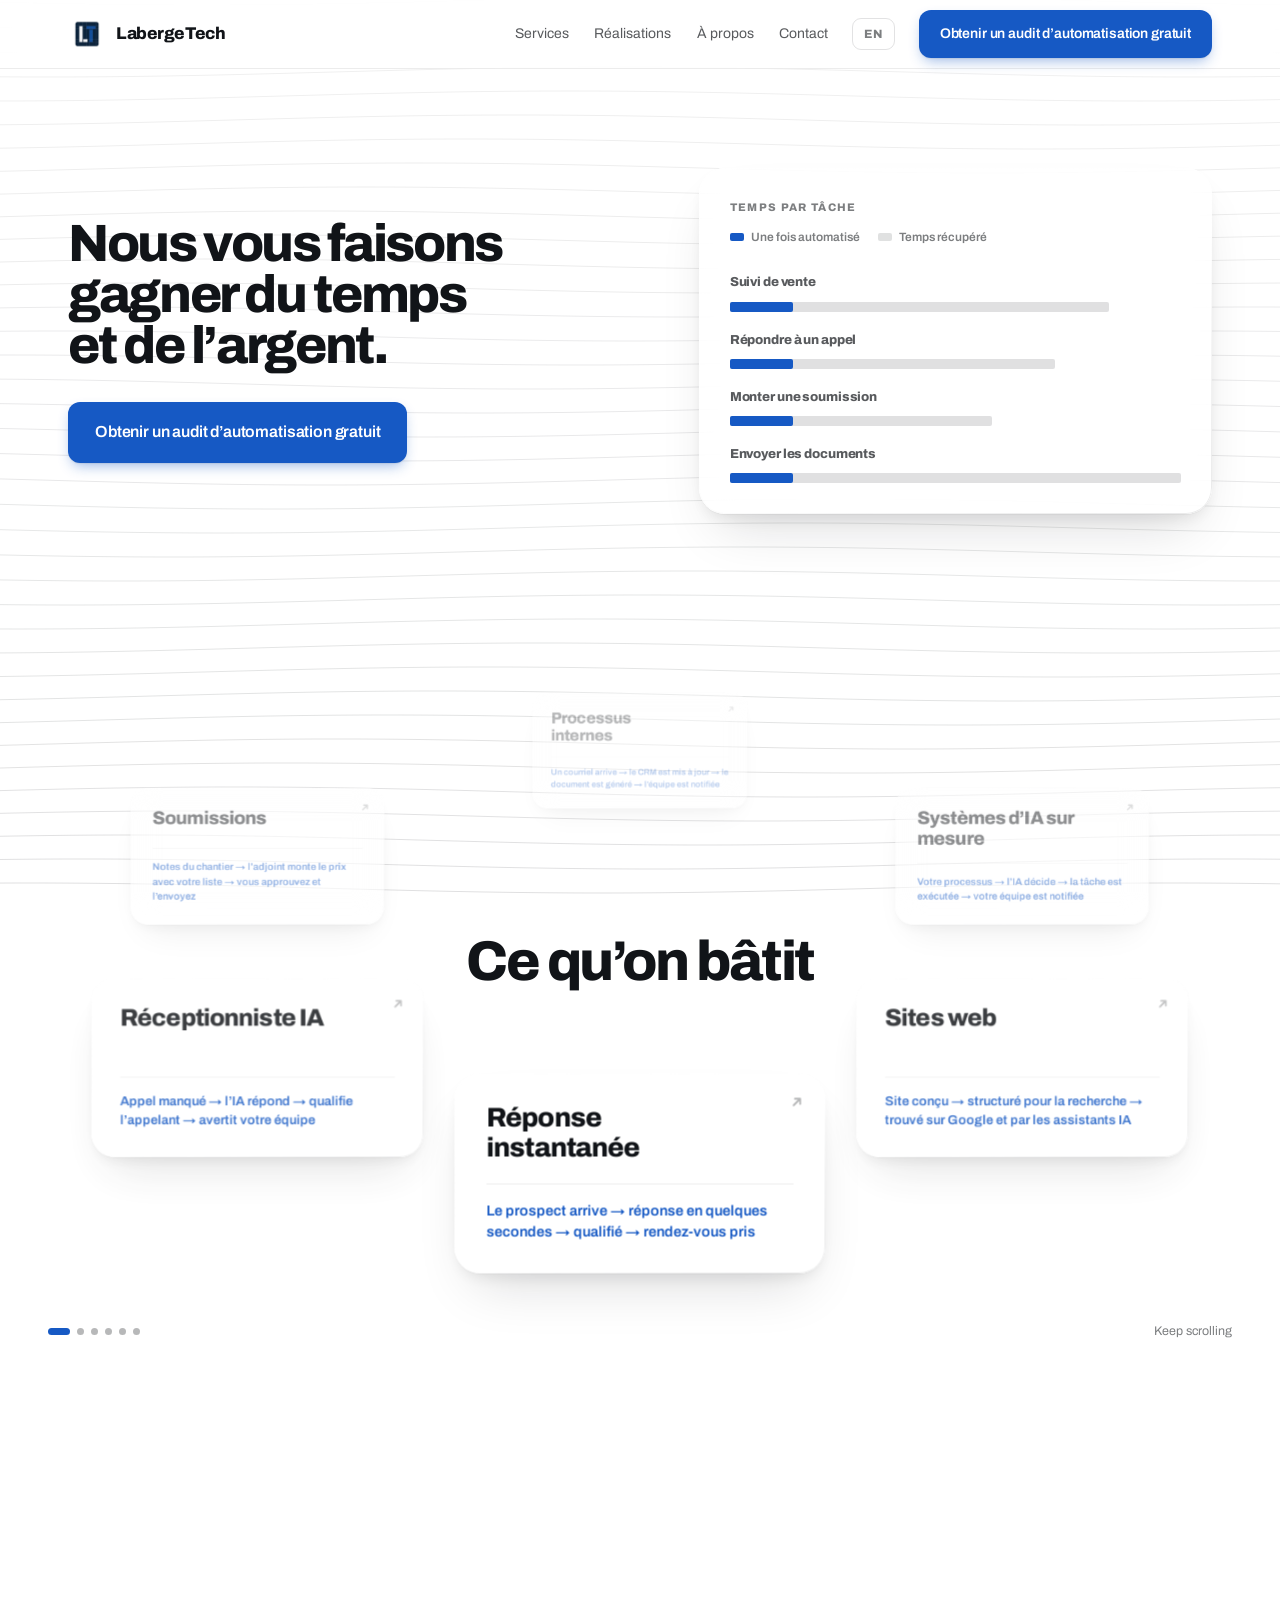
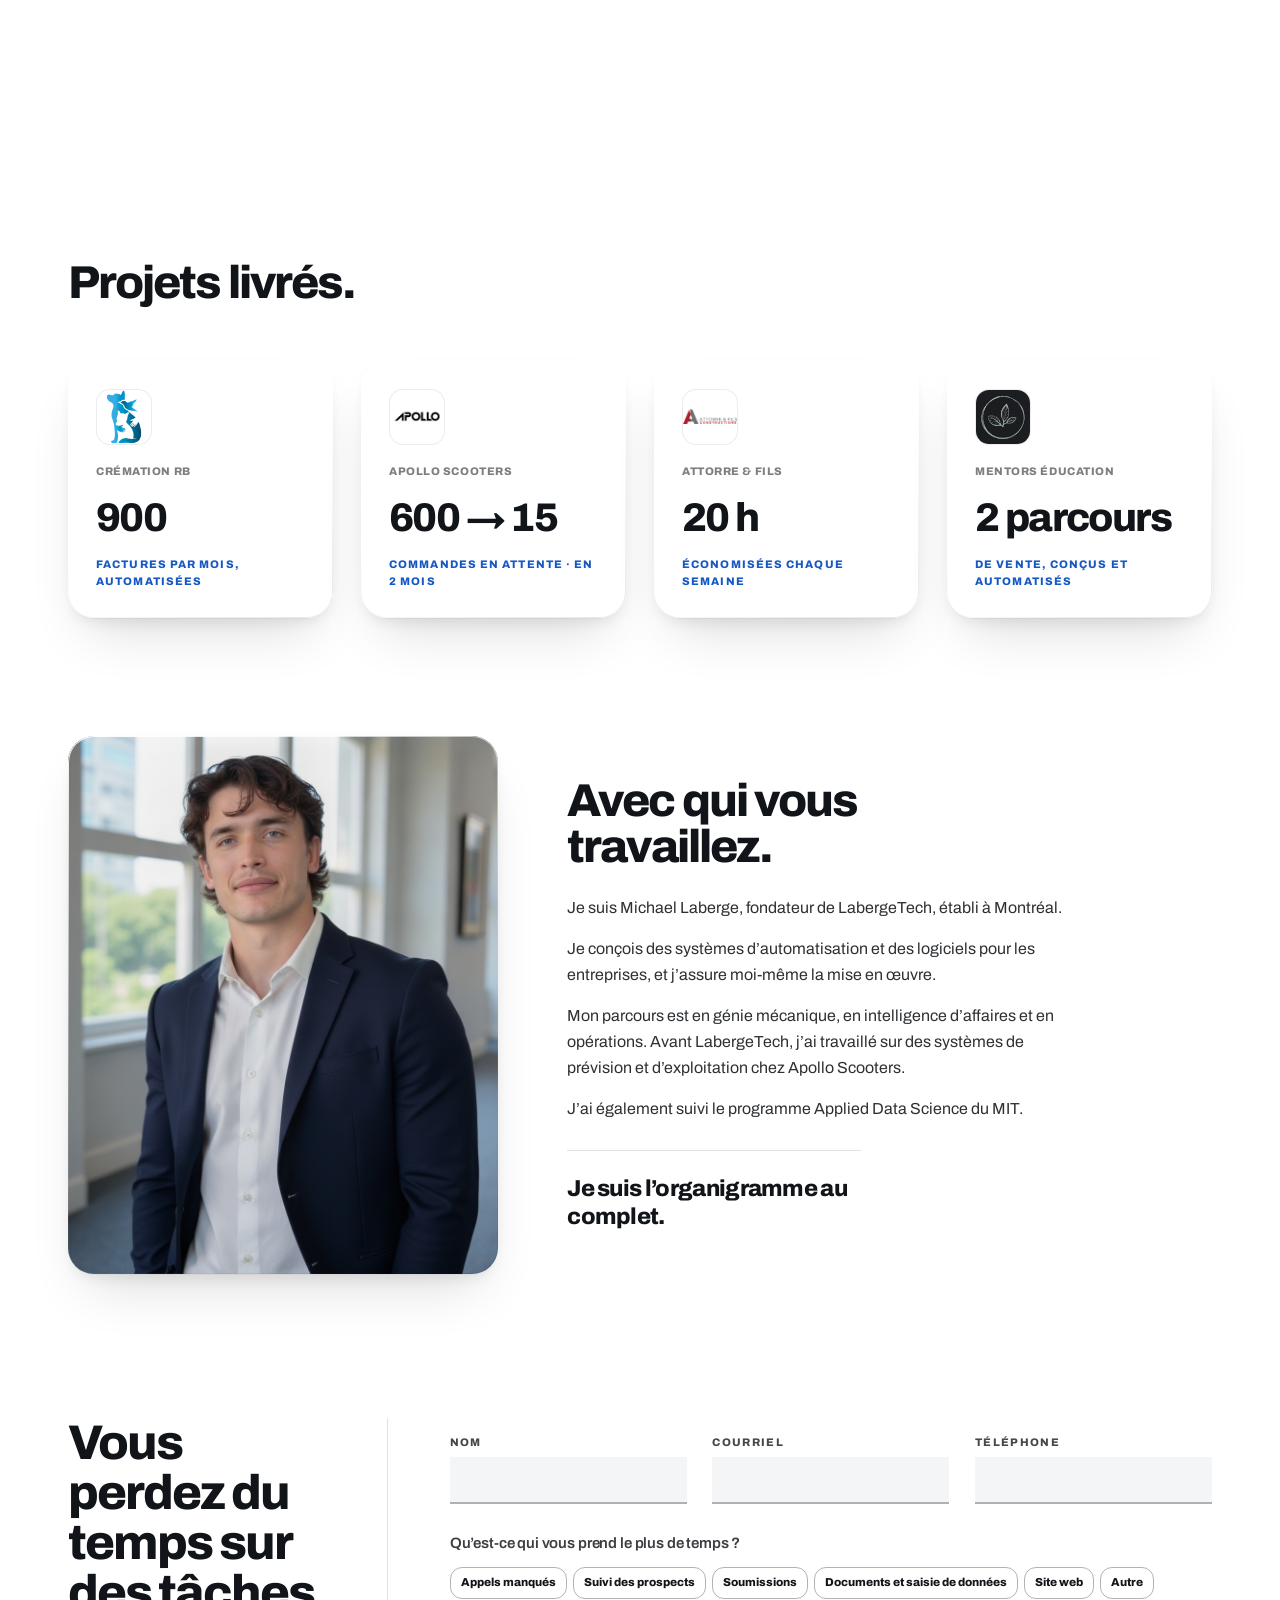
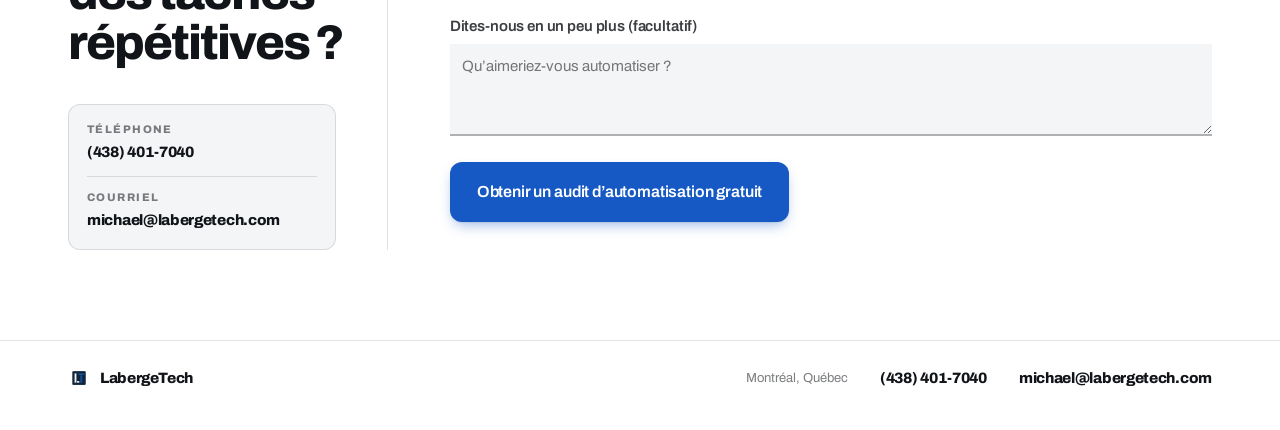
<file: fr/index.html>
<!DOCTYPE html>
<html lang="fr">
<head>
<meta charset="utf-8">
<meta name="viewport" content="width=device-width, initial-scale=1">
<title>LabergeTech | Automatisation et systèmes d'IA</title>
<meta name="description" content="Nous trouvons les tâches répétitives dans votre entreprise et nous les automatisons : suivi des prospects, appels manqués, soumissions, documents.">
<link rel="canonical" href="https://labergetech.com/fr/">
<link rel="alternate" hreflang="en" href="https://labergetech.com/">
<link rel="alternate" hreflang="fr" href="https://labergetech.com/fr/">
<link rel="alternate" hreflang="x-default" href="https://labergetech.com/">
<link rel="icon" type="image/png" href="../assets/logo.png">
<meta property="og:title" content="LabergeTech | Automatisation et systèmes d'IA">
<meta property="og:description" content="Nous trouvons les tâches répétitives dans votre entreprise et nous les automatisons : suivi des prospects, appels manqués, soumissions, documents.">
<meta property="og:type" content="website">
<meta property="og:site_name" content="LabergeTech">
<meta property="og:url" content="https://labergetech.com/fr/">
<meta property="og:locale" content="fr_CA">
<meta property="og:locale:alternate" content="en_CA">
<meta property="og:image" content="https://labergetech.com/assets/og.png">
<meta property="og:image:secure_url" content="https://labergetech.com/assets/og.png">
<meta property="og:image:type" content="image/png">
<meta property="og:image:width" content="1200">
<meta property="og:image:height" content="630">
<meta property="og:image:alt" content="LabergeTech : automatisation, agents IA et systèmes logiciels.">
<meta name="twitter:card" content="summary_large_image">
<meta name="twitter:title" content="LabergeTech | Automatisation et systèmes d'IA">
<meta name="twitter:description" content="Nous trouvons les tâches répétitives dans votre entreprise et nous les automatisons : suivi des prospects, appels manqués, soumissions, documents.">
<meta name="twitter:image" content="https://labergetech.com/assets/og.png">
<script type="application/ld+json">{"@context":"https://schema.org","@type":"ProfessionalService","name":"LabergeTech","description":"Automatisation concrète, agents IA et systèmes logiciels pour les entreprises.","url":"https://labergetech.com/","founder":{"@type":"Person","name":"Michael Laberge","jobTitle":"Founder"},"address":{"@type":"PostalAddress","addressLocality":"Montreal","addressRegion":"QC","addressCountry":"CA"},"telephone":"+1-438-401-7040","email":"michael@labergetech.com","areaServed":"CA","availableLanguage":["en","fr"]}</script>
<link rel="preconnect" href="https://fonts.googleapis.com">
<link rel="preconnect" href="https://fonts.gstatic.com" crossorigin>
<link rel="stylesheet" href="https://fonts.googleapis.com/css2?family=Archivo:wght@400;500;600;800&display=swap">
<style>
/* ─────────────────────────────────────────────────────────────────────────
   Ink & Signal, unchanged. Additions are only the depths the glass needs.
   ───────────────────────────────────────────────────────────────────── */
:root {
  --bg:       #ffffff;
  --surface:  #f4f5f7;
  --ink:      #111418;
  --accent:   #1659c4;
  --accent-2: #2e72d8;

  --ink-70: color-mix(in srgb, var(--ink) 70%, transparent);
  --ink-55: color-mix(in srgb, var(--ink) 55%, transparent);
  --ink-30: color-mix(in srgb, var(--ink) 30%, transparent);
  --line:   color-mix(in srgb, var(--ink) 12%, transparent);

  --glass: rgba(255, 255, 255, 0.76);
  --glass-line: color-mix(in srgb, var(--ink) 8%, transparent);
  --track: color-mix(in srgb, var(--ink) 13%, transparent);

  --shadow-card: 0 1px 1px rgba(17,20,24,.04), 0 8px 18px -6px rgba(17,20,24,.10), 0 28px 56px -20px rgba(17,20,24,.16);
  --shadow-lift: 0 2px 2px rgba(17,20,24,.05), 0 16px 30px -8px rgba(17,20,24,.14), 0 48px 84px -28px rgba(17,20,24,.22);

  --r-container: 26px;
  --r-control: 12px;
  --ease: cubic-bezier(.16, 1, .3, 1);
}

*, *::before, *::after { box-sizing: border-box; }
html { -webkit-text-size-adjust: 100%; scroll-behavior: smooth; scroll-padding-top: 84px; }

body {
  margin: 0; background: var(--bg); color: var(--ink);
  font-family: "Archivo", system-ui, sans-serif;
  font-size: 16px; line-height: 1.55; -webkit-font-smoothing: antialiased;
}

/* the reactive field sits behind the whole document */
#field { position: fixed; inset: 0; width: 100%; height: 100%; z-index: 0;
  display: block; pointer-events: none; }
.nav, main, .foot { position: relative; z-index: 1; }

::selection { background: color-mix(in srgb, var(--accent) 22%, transparent); color: var(--ink); }
:focus-visible { outline: 2px solid var(--accent); outline-offset: 3px; border-radius: 2px; }
* { scrollbar-width: thin; scrollbar-color: var(--ink-30) transparent; }
::-webkit-scrollbar { width: 11px; height: 11px; }
::-webkit-scrollbar-track { background: transparent; }
::-webkit-scrollbar-thumb { background: var(--ink-30); border: 3px solid var(--bg); border-radius: 99px; }

.wrap { max-width: 1240px; margin: 0 auto; padding: 0 clamp(20px, 4vw, 48px); }

/* directional light edge, wherever glass meets the field */
.edge { position: relative; }
.edge::before {
  content: ""; position: absolute; inset: 0; border-radius: inherit;
  padding: 1px; pointer-events: none; z-index: 3;
  background: linear-gradient(155deg, rgba(255,255,255,.98) 0%, rgba(255,255,255,.55) 26%,
              rgba(255,255,255,.12) 52%, color-mix(in srgb, var(--ink) 9%, transparent) 100%);
  -webkit-mask: linear-gradient(#000 0 0) content-box, linear-gradient(#000 0 0);
          mask: linear-gradient(#000 0 0) content-box, linear-gradient(#000 0 0);
  -webkit-mask-composite: xor; mask-composite: exclude;
}

/* ── nav ────────────────────────────────────────────────────────────── */
.nav { position: sticky; top: 0; z-index: 60;
  background: color-mix(in srgb, var(--bg) 80%, transparent);
  backdrop-filter: saturate(1.6) blur(14px); -webkit-backdrop-filter: saturate(1.6) blur(14px);
  border-bottom: 1px solid var(--glass-line); }
.nav-in { max-width: 1240px; margin: 0 auto; padding: 0 clamp(20px, 4vw, 48px);
  height: 68px; display: flex; align-items: center; gap: 24px; }
.brand { display: flex; align-items: center; gap: 10px; margin-right: auto;
  font-weight: 800; font-size: 17px; letter-spacing: -.025em; color: var(--ink); text-decoration: none; }
.brand-mark { width: 38px; height: 38px; border-radius: 9px; flex: none; display: block; }
.foot .brand-mark { width: 22px; height: 22px; border-radius: 5px; }
.nav-links { display: flex; align-items: center; gap: clamp(14px, 2vw, 28px); }
.nav-links a { font-size: 14px; color: var(--ink-70); text-decoration: none; transition: color .18s var(--ease); }
.nav-links a:hover { color: var(--ink); }
.lang { flex: none; font-size: 12px; font-weight: 800; letter-spacing: .06em;
  color: var(--ink-55); text-decoration: none; padding: 6px 11px; border-radius: 9px;
  border: 1px solid var(--line);
  transition: color .18s var(--ease), border-color .18s var(--ease); }
.lang:hover { color: var(--ink); border-color: var(--ink-30); }
.nav .btn .sm { display: none; }
@media (max-width: 760px) {
  .nav-links { display: none; }
  .nav-in { height: 60px; gap: 12px; }
  .brand { font-size: 15px; }
  .brand-mark { width: 32px; height: 32px; border-radius: 8px; }
  .nav .btn { padding: 10px 15px; font-size: 13px; }
  .nav .btn .lg { display: none; }
  .nav .btn .sm { display: inline; }
}

/* ── buttons ────────────────────────────────────────────────────────── */
.btn { display: inline-flex; align-items: center; gap: 8px; font: inherit; font-weight: 600;
  font-size: 14px; letter-spacing: -.01em; padding: 12px 20px; border-radius: var(--r-control);
  border: 1px solid transparent; cursor: pointer; text-decoration: none;
  transition: transform .2s var(--ease), box-shadow .2s var(--ease), background .2s var(--ease); }
.btn-primary { background: var(--accent); color: #fff;
  box-shadow: 0 1px 1px rgba(17,20,24,.06), 0 6px 14px -4px color-mix(in srgb, var(--accent) 45%, transparent); }
.btn-primary:hover { background: var(--accent-2); transform: translateY(-1px); }
.btn-primary:active { transform: translateY(0); }
.btn-lg { padding: 17px 26px; font-size: 16px; }

/* ── hero ───────────────────────────────────────────────────────────── */
.hero { padding-block: clamp(64px, 11vh, 128px) clamp(36px, 5vh, 68px); }
.hero-grid { display: grid; grid-template-columns: 1fr; align-items: center;
  gap: clamp(34px, 5vh, 54px); }
.hero h1 { margin: 0 0 30px; font-size: clamp(44px, 7.4vw, 94px); line-height: .97;
  letter-spacing: -.045em; font-weight: 800; max-width: 15ch; text-wrap: balance; }
.hero-actions { display: flex; flex-wrap: wrap; gap: 12px; }
@media (min-width: 1040px) {
  .hero-grid { grid-template-columns: minmax(0, 1.05fr) minmax(0, .95fr);
    gap: clamp(40px, 5vw, 80px); }
  .hero h1 { font-size: clamp(40px, 4.1vw, 64px); max-width: none; }
}

/* ─────────────────────────────────────────────────────────────────────────
   Time per task. One track per row: the pale length is the task done by hand,
   the accent length is the same task once it runs itself. Deliberately
   schematic. There are no units and no axis because there is no measurement
   behind it, only a direction.
   ───────────────────────────────────────────────────────────────────── */
.tasks { margin: 0; padding: clamp(24px, 2.4vw, 32px); border-radius: var(--r-container);
  background: var(--glass); backdrop-filter: blur(20px) saturate(1.55);
  -webkit-backdrop-filter: blur(20px) saturate(1.55);
  box-shadow: var(--shadow-card), inset 0 1px 0 rgba(255,255,255,.9); }

.tasks-cap { margin: 0 0 12px; font-size: 11px; font-weight: 800; letter-spacing: .12em;
  text-transform: uppercase; color: var(--ink-55); }
/* Sentence case and a lighter weight, so the key reads as a key and does not
   compete with the caption sitting directly above it. */
.tasks-key { display: flex; flex-wrap: wrap; gap: 6px 18px; margin: 0 0 26px;
  font-size: 12px; font-weight: 600; color: var(--ink-55); }
.tasks-key span { display: flex; align-items: center; gap: 7px; }
.tasks-key span::before { content: ""; width: 14px; height: 8px; border-radius: 2px;
  background: var(--track); }
.tasks-key .is-auto::before { background: var(--accent); }

.task + .task { margin-top: 18px; }
.task-name { margin: 0 0 9px; font-size: 13px; font-weight: 800; letter-spacing: -.01em;
  color: var(--ink-70); }
.task-track { position: relative; height: 10px; }
.task-track i { position: absolute; left: 0; top: 0; height: 100%; border-radius: 2px; }
.by-hand   { width: var(--w); background: var(--track); }
.automated { width: var(--auto); background: var(--accent); }

@media (prefers-reduced-motion: no-preference) {
  /* The hand length draws first and the automated length lands inside it, so
     the shortening is something you watch happen rather than a state you find. */
  /* The delay rides in on a custom property. Setting transition-delay from a
     separate, lower-specificity rule loses to the shorthand here and silently
     flattens the stagger to zero. */
  .task-track i { width: 0; transition: width .45s var(--ease) var(--d, 0s); }
  .by-hand   { --d: calc(var(--i) * 100ms); }
  .automated { --d: calc(var(--i) * 100ms + 260ms); }
  .tasks.in .by-hand   { width: var(--w); }
  .tasks.in .automated { width: var(--auto); }
}

/* ─────────────────────────────────────────────────────────────────────────
   The orbit. The heading holds the centre and the six systems travel round
   it; vertical scroll turns the ring. Cards stay upright the whole way so
   nothing ends up mirrored or upside down.
   ───────────────────────────────────────────────────────────────────── */
/* The ring is centred in the pinned viewport, which always leaves a band of
   empty above it before the stage pins. Pulling the stage up lets the far
   cards rise into that band, so the section starts showing under the hero
   instead of after a blank screen. Once pinned the composition is unchanged. */
.stage { position: relative; margin-top: clamp(-140px, -9vh, -40px); }
.stage-pin { position: sticky; top: 0; height: 100dvh; overflow: hidden;
  display: grid; place-items: center; padding-top: 68px; }
.stage-pin > .ring, .stage-pin > .ring-core { grid-area: 1 / 1; }

.ring { position: relative; width: 100%; height: 100%; display: grid; place-items: center; }
.ring-core { position: relative; z-index: 45; text-align: center; pointer-events: none;
  padding: 20px 30px; border-radius: var(--r-container); }
.ring-core h2 { margin: 0; font-size: clamp(30px, 4.4vw, 56px); line-height: 1;
  letter-spacing: -.045em; font-weight: 800; }

.card { width: clamp(300px, 29vw, 424px); position: absolute; left: 50%; top: 50%;
  min-height: clamp(168px, 24vh, 200px);
  display: flex; flex-direction: column; gap: 14px;
  padding: 30px 32px; border-radius: var(--r-container);
  background: var(--glass); border: 0; text-decoration: none; color: inherit;
  backdrop-filter: blur(20px) saturate(1.55); -webkit-backdrop-filter: blur(20px) saturate(1.55);
  box-shadow: var(--shadow-card), inset 0 1px 0 rgba(255,255,255,.9);
  will-change: transform, opacity; }
.card h3 { margin: 0; font-size: 27px; line-height: 1.1; letter-spacing: -.032em;
  font-weight: 800; max-width: 14ch; }
.card .flow { margin: 0; margin-top: auto; padding-top: 16px; border-top: 1px solid var(--glass-line);
  font-size: 14.5px; line-height: 1.5; font-weight: 600; color: var(--accent); }
.card .go { position: absolute; top: 22px; right: 22px; color: var(--ink-30);
  transition: color .2s var(--ease), transform .2s var(--ease); }
.card:hover .go { color: var(--accent); transform: translate(2px, -2px); }

/* small screens and reduced motion get a plain swipe deck instead */
.stage.is-deck .stage-pin { position: static; height: auto; overflow: visible; display: block;
  place-items: normal; padding-block: clamp(46px, 8vh, 88px) clamp(34px, 5vh, 56px); }
.stage.is-deck .ring-core { text-align: left; pointer-events: auto; padding: 0;
  margin: 0 0 clamp(20px, 3.4vh, 30px); }
.stage.is-deck .ring-core h2 { font-size: clamp(28px, 7.6vw, 46px); letter-spacing: -.042em; }
.stage.is-deck .ring-foot { position: static; padding: clamp(16px, 2.6vh, 24px) 0 0; }
.stage.is-deck .ring-core, .stage.is-deck .ring-foot { margin-inline: clamp(20px, 4vw, 48px); }

.ring.is-swipe { display: flex; align-items: stretch; gap: 14px; overflow-x: auto;
  width: 100%; min-width: 0; max-width: 100%; height: auto; place-items: initial;
  scroll-snap-type: x mandatory; scrollbar-width: none;
  padding: 4px clamp(20px, 4vw, 48px) 14px; }
.ring.is-swipe::-webkit-scrollbar { display: none; }
.ring.is-swipe .card { position: static; flex: 0 0 min(82vw, 340px); scroll-snap-align: center;
  transform: none !important; opacity: 1 !important; }

.ring-foot { position: absolute; left: 0; right: 0; bottom: clamp(22px, 4vh, 40px); z-index: 50;
  display: flex; align-items: center; gap: 10px; padding: 0 clamp(20px, 4vw, 48px); }
.dots { display: flex; gap: 7px; }
.dot { width: 7px; height: 7px; padding: 0; border: 0; border-radius: 99px; background: var(--ink-30);
  cursor: pointer; transition: background .22s var(--ease), width .22s var(--ease); }
.dot[aria-current="true"] { background: var(--accent); width: 22px; }
.hint { margin-left: auto; font-size: 12.5px; color: var(--ink-55); }

/* ── work delivered, a deck of the real clients ─────────────────────── */
.work { padding-block: clamp(64px, 10vh, 116px) clamp(56px, 9vh, 100px); }
.work h2 { margin: 0 0 clamp(24px, 4vh, 40px); font-size: clamp(28px, 3.6vw, 46px);
  letter-spacing: -.042em; font-weight: 800; }
/* The track scrolls inside the wrap. A negative-margin full bleed buys a few
   pixels of edge and costs a horizontal page overflow when the maths is off. */
.clients { display: flex; gap: clamp(14px, 1.6vw, 22px); overflow-x: auto;
  scroll-snap-type: x proximity; scrollbar-width: none;
  margin-inline: calc(clamp(20px, 4vw, 48px) * -1);
  padding-block: 6px 10px; padding-inline: clamp(20px, 4vw, 48px);
  scroll-padding-inline: clamp(20px, 4vw, 48px); }
.clients::-webkit-scrollbar { display: none; }
.client { flex: 0 0 clamp(238px, 25vw, 290px); scroll-snap-align: start;
  display: flex; flex-direction: column; gap: 14px; padding: 22px;
  border-radius: var(--r-container); background: var(--glass); border: 0; position: relative;
  backdrop-filter: blur(18px) saturate(1.5); -webkit-backdrop-filter: blur(18px) saturate(1.5);
  box-shadow: var(--shadow-card), inset 0 1px 0 rgba(255,255,255,.9); }
.client-mark { width: 56px; height: 56px; border-radius: 14px; overflow: hidden; flex: none;
  background: #fff; display: grid; place-items: center; border: 1px solid var(--glass-line); }
.client-mark img { width: 100%; height: 100%; object-fit: contain; display: block; }
.client .name { margin: 0; font-size: 11px; font-weight: 800; letter-spacing: .11em;
  text-transform: uppercase; color: var(--ink-55); }
.client .fig { margin: 0; font-size: clamp(30px, 3.2vw, 40px); font-weight: 800;
  letter-spacing: -.04em; line-height: 1; font-variant-numeric: tabular-nums; }
.client .unit { margin: 0; font-size: 11px; font-weight: 800; letter-spacing: .1em;
  text-transform: uppercase; color: var(--accent); }
/* Wide screens lay all four cards out to fit the container instead of
   scrolling. Narrower screens keep the scrolling track. */
@media (min-width: 1200px) {
  .clients { display: grid; grid-template-columns: repeat(4, minmax(0, 1fr));
    gap: 28px; overflow: visible; margin-inline: 0; padding-inline: 0; }
  .client { flex: none; padding: 28px; gap: 18px; }
  /* one-line names keep the figures and descriptions on the same row */
  .client .name { white-space: nowrap; letter-spacing: .05em; }
}

/* ── who you work with ─────────────────────────────────────────────── */
.about { padding-block: clamp(20px, 3vh, 40px) clamp(56px, 9vh, 100px); }
.about-grid { display: grid; grid-template-columns: 1fr; gap: clamp(28px, 4vw, 60px); align-items: start; }
@media (min-width: 900px) {
  .about-grid { grid-template-columns: minmax(0, .82fr) minmax(0, 1.18fr); align-items: center; }
}
.portrait { position: relative; aspect-ratio: 4 / 5; max-width: 430px; overflow: hidden;
  border-radius: var(--r-container); background: var(--surface); box-shadow: var(--shadow-card); }
.portrait img { position: absolute; inset: 0; width: 100%; height: 100%;
  object-fit: cover; object-position: 50% 15%; display: block; }
.about h2 { margin: 0 0 24px; font-size: clamp(28px, 3.6vw, 46px); line-height: 1.02;
  letter-spacing: -.042em; font-weight: 800; max-width: 12ch; }
.about p { margin: 0 0 15px; font-size: 16px; line-height: 1.62;
  color: color-mix(in srgb, var(--ink) 88%, transparent); max-width: 56ch; }
.about .punch { margin: 28px 0 0; padding-top: 24px; border-top: 1px solid var(--line);
  font-size: clamp(19px, 2vw, 23px); line-height: 1.25; font-weight: 800;
  letter-spacing: -.03em; color: var(--ink); max-width: 21ch; }

/* ── contact ────────────────────────────────────────────────────────── */
.contact { padding-block: clamp(48px, 7vh, 80px) clamp(64px, 10vh, 108px); }
.contact-grid { display: grid; grid-template-columns: 1fr; gap: clamp(32px, 4vw, 44px); align-items: start; }
.contact-grid form { max-width: 900px; }
.contact h2 { margin: 0; font-size: clamp(28px, 3.8vw, 50px); line-height: 1.03;
  letter-spacing: -.042em; font-weight: 800; max-width: 15ch; }
.lines { display: block; margin-top: 24px; background: var(--surface); border-radius: var(--r-control);
  border: 1px solid var(--line); padding: 16px 18px; }
.lines a { display: block; padding-top: 12px; margin-top: 12px; border-top: 1px solid var(--line);
  text-decoration: none; color: var(--ink); }
.lines a:first-child { padding-top: 0; margin-top: 0; border-top: 0; }
.lines .k { display: block; margin-bottom: 3px; font-size: 11px; font-weight: 800;
  letter-spacing: .13em; text-transform: uppercase; color: var(--ink-55); }
.lines .v { display: block; font-size: 15px; font-weight: 800; letter-spacing: -.02em; overflow-wrap: anywhere; }
.lines a:hover .v { color: var(--accent); }
@media (min-width: 1080px) {
  .contact-grid { grid-template-columns: minmax(0, .56fr) minmax(0, 1.44fr); gap: 0; align-items: stretch; }
  .contact-aside { display: flex; flex-direction: column; border-right: 1px solid var(--line);
    padding-right: clamp(36px, 4vw, 64px); }
  .contact-grid form { padding-left: clamp(36px, 4.8vw, 92px); }
  .lines { display: block; margin-top: clamp(26px, 4vh, 38px); }
}

.fields { display: grid; grid-template-columns: 1fr; column-gap: clamp(20px, 2vw, 34px); }
@media (min-width: 560px) { .fields { grid-template-columns: repeat(3, minmax(0, 1fr)); } }
.fld { display: grid; gap: 6px; padding: 16px 0 0; }
.fld-k { font-size: 11px; font-weight: 800; letter-spacing: .12em; text-transform: uppercase;
  color: color-mix(in srgb, var(--ink) 78%, transparent); padding: 0; }
.ask { font-size: 15px; font-weight: 600; letter-spacing: -.01em;
  color: color-mix(in srgb, var(--ink) 82%, transparent); text-transform: none; padding: 0; }
legend.ask { padding-top: 28px; padding-bottom: 12px; }
.fld-i { width: 100%; font: inherit; font-size: 15px; color: var(--ink); caret-color: var(--accent);
  background: var(--surface); border: 0; border-bottom: 2px solid var(--ink-30);
  padding: 11px 12px; border-radius: 0; }
.fld-i:hover { border-bottom-color: var(--ink-55); }
.fld-i:focus { border-bottom-color: var(--accent); }
textarea.fld-i { resize: vertical; line-height: 1.5; }
.fld-set { border: 0; margin: 0; min-width: 0; padding: 0; }
.pick-row { display: flex; flex-wrap: wrap; gap: 7px; }
.pick { display: inline-flex; align-items: center; cursor: pointer; -webkit-user-select: none; user-select: none;
  font-weight: 800; font-size: 12.5px; white-space: nowrap; padding: 9px 13px;
  border: 1px solid color-mix(in srgb, var(--ink) 32%, transparent); border-radius: var(--r-control);
  transition: background .12s var(--ease), border-color .12s var(--ease), color .12s var(--ease); }
.pick input { position: absolute; opacity: 0; width: 0; height: 0; pointer-events: none; }
.pick:hover { border-color: var(--accent); }
.pick:has(input:checked) { background: var(--accent); border-color: var(--accent); color: #fff; }
.pick:has(input:focus-visible) { outline: 2px solid var(--accent); outline-offset: 2px; }
@media (min-width: 900px) { .pick { font-size: 11.5px; padding: 6px 10px; } .pick-row { gap: 6px; } }
.send-row { display: flex; flex-wrap: wrap; align-items: center; gap: 14px; padding-top: 26px; }
.status { margin: 0; font-size: 14px; font-weight: 600; color: var(--ink-70); }
.status.err { color: #b3261e; }
.status a { color: inherit; }
.btn[disabled] { opacity: .62; cursor: default; transform: none; }

/* ── footer ─────────────────────────────────────────────────────────── */
.foot { border-top: 1px solid var(--line); padding: 26px 0 40px; }
.foot-in { display: flex; flex-wrap: wrap; align-items: center; gap: 14px 32px; }
.foot .brand { margin-right: auto; font-size: 15px; }
.foot a { color: var(--ink); text-decoration: none; font-weight: 800; font-size: 15px; letter-spacing: -.02em; }
.foot a:hover { color: var(--accent); }
.foot .muted { color: var(--ink-55); font-size: 13px; }

/* ── phone ──────────────────────────────────────────────────────────── */
@media (max-width: 620px) {
  .hero { padding-block: clamp(36px, 6vh, 60px) clamp(40px, 7vh, 64px); }
  .hero h1 { font-size: clamp(36px, 10.4vw, 52px); max-width: 100%; margin-bottom: 26px; }
  .hero-actions { gap: 10px; }
  .hero-actions .btn { width: 100%; justify-content: center; }

  .card { padding: 24px 24px 26px; }
  .card h3 { font-size: 24px; }
  .card .flow { font-size: 14px; }
  .card .go { top: 18px; right: 18px; }

  .work { padding-block: 44px 40px; }
  .about { padding-block: 4px 44px; }
  .contact { padding-block: 36px 52px; }

  /* both decks run to the screen edge, so a half-visible card reads as
     "there is more" instead of as a card clipped by the gutter */
  .client { flex: 0 0 74vw; max-width: 272px; }

  .portrait { max-width: 100%; aspect-ratio: 1 / 1; }

  /* 16px or iOS zooms the whole page the moment a field takes focus */
  .fld-i { font-size: 16px; padding: 13px 12px; }
  .pick { font-size: 13px; padding: 10px 14px; }
  .send-row .btn { width: 100%; justify-content: center; }

  .foot-in { flex-direction: column; align-items: flex-start; gap: 10px; }
  .foot .brand { margin-right: 0; }
}

/* ── one authored entrance ──────────────────────────────────────────── */
@media (prefers-reduced-motion: no-preference) {
  .reveal { opacity: 0; transform: translateY(14px); }
  .reveal.in { opacity: 1; transform: none; transition: opacity .7s var(--ease), transform .7s var(--ease); }
}
@media (prefers-reduced-motion: reduce) {
  html { scroll-behavior: auto; }
  .pick, .btn, .card { transition: none; }
}
</style>
</head>
<body>

<canvas id="field" aria-hidden="true"></canvas>

<header class="nav">
  <div class="nav-in">
    <a class="brand" href="#top"><img class="brand-mark" src="../assets/logo.png" alt="" width="38" height="38">LabergeTech</a>
    <nav class="nav-links">
      <a href="#build">Services</a>
      <a href="#work">Réalisations</a>
      <a href="#about">À propos</a>
      <a href="#contact">Contact</a>
    </nav>
    <a class="lang" href="/" hreflang="en" lang="en">EN</a>
  <a class="btn btn-primary" href="#contact"><span class="lg">Obtenir un audit d’automatisation gratuit</span><span class="sm">Audit gratuit</span></a>
  </div>
</header>

<main id="top">

  <section class="wrap hero">
    <div class="hero-grid">
      <div>
        <h1 class="reveal">Nous vous faisons gagner du temps et de l’argent.</h1>
        <div class="hero-actions reveal">
          <a class="btn btn-primary btn-lg" href="#contact">Obtenir un audit d’automatisation gratuit</a>
        </div>
      </div>
      <figure class="tasks edge reveal" style="--auto: 14%" role="img"
        aria-label="Temps par tâche. Pour chacune des quatre tâches répétitives, la courte section bleue représente le temps requis une fois la tâche automatisée, et le reste de la barre représente le temps que vous n’y consacrez plus.">
        <figcaption class="tasks-cap">Temps par tâche</figcaption>
        <div class="tasks-key">
          <span class="is-auto">Une fois automatisé</span><span>Temps récupéré</span>
        </div>
        <div class="task" style="--i:0; --w:84%">
          <p class="task-name">Suivi de vente</p>
          <div class="task-track"><i class="by-hand"></i><i class="automated"></i></div>
        </div>
        <div class="task" style="--i:1; --w:72%">
          <p class="task-name">Répondre à un appel</p>
          <div class="task-track"><i class="by-hand"></i><i class="automated"></i></div>
        </div>
        <div class="task" style="--i:2; --w:58%">
          <p class="task-name">Monter une soumission</p>
          <div class="task-track"><i class="by-hand"></i><i class="automated"></i></div>
        </div>
        <div class="task" style="--i:3; --w:100%">
          <p class="task-name">Envoyer les documents</p>
          <div class="task-track"><i class="by-hand"></i><i class="automated"></i></div>
        </div>
      </figure>
    </div>
  </section>

  <section class="stage is-deck" id="build">
    <div class="stage-pin">
      <div class="ring-core"><h2>Ce qu’on bâtit</h2></div>

      <div class="ring is-swipe" id="ring" role="region" aria-label="Ce qu’on bâtit">

        <a class="card edge" href="#contact"><svg class="go" width="13" height="13" viewBox="0 0 12 12" fill="none" aria-hidden="true"><path d="M3 9L9 3M9 3H4.2M9 3v4.8" stroke="currentColor" stroke-width="1.7" stroke-linecap="round" stroke-linejoin="round"/></svg>
          <h3>Réponse instantanée</h3>
          <p class="flow">Le prospect arrive &rarr; réponse en quelques secondes &rarr; qualifié &rarr; rendez-vous pris</p>
        </a>

        <a class="card edge" href="#contact"><svg class="go" width="13" height="13" viewBox="0 0 12 12" fill="none" aria-hidden="true"><path d="M3 9L9 3M9 3H4.2M9 3v4.8" stroke="currentColor" stroke-width="1.7" stroke-linecap="round" stroke-linejoin="round"/></svg>
          <h3>Réceptionniste IA</h3>
          <p class="flow">Appel manqué &rarr; l’IA répond &rarr; qualifie l’appelant &rarr; avertit votre équipe</p>
        </a>

        <a class="card edge" href="#contact"><svg class="go" width="13" height="13" viewBox="0 0 12 12" fill="none" aria-hidden="true"><path d="M3 9L9 3M9 3H4.2M9 3v4.8" stroke="currentColor" stroke-width="1.7" stroke-linecap="round" stroke-linejoin="round"/></svg>
          <h3>Soumissions</h3>
          <p class="flow">Notes du chantier &rarr; l’adjoint monte le prix avec votre liste &rarr; vous approuvez et l’envoyez</p>
        </a>

        <a class="card edge" href="#contact"><svg class="go" width="13" height="13" viewBox="0 0 12 12" fill="none" aria-hidden="true"><path d="M3 9L9 3M9 3H4.2M9 3v4.8" stroke="currentColor" stroke-width="1.7" stroke-linecap="round" stroke-linejoin="round"/></svg>
          <h3>Processus internes</h3>
          <p class="flow">Un courriel arrive &rarr; le CRM est mis à jour &rarr; le document est généré &rarr; l’équipe est notifiée</p>
        </a>

        <a class="card edge" href="#contact"><svg class="go" width="13" height="13" viewBox="0 0 12 12" fill="none" aria-hidden="true"><path d="M3 9L9 3M9 3H4.2M9 3v4.8" stroke="currentColor" stroke-width="1.7" stroke-linecap="round" stroke-linejoin="round"/></svg>
          <h3>Systèmes d’IA sur mesure</h3>
          <p class="flow">Votre processus &rarr; l’IA décide &rarr; la tâche est exécutée &rarr; votre équipe est notifiée</p>
        </a>

        <a class="card edge" href="#contact"><svg class="go" width="13" height="13" viewBox="0 0 12 12" fill="none" aria-hidden="true"><path d="M3 9L9 3M9 3H4.2M9 3v4.8" stroke="currentColor" stroke-width="1.7" stroke-linecap="round" stroke-linejoin="round"/></svg>
          <h3>Sites web</h3>
          <p class="flow">Site conçu &rarr; structuré pour la recherche &rarr; trouvé sur Google et par les assistants IA</p>
        </a>

      </div>

      <div class="ring-foot">
        <div class="dots" id="dots"></div>
        <span class="hint" id="hint">Glissez</span>
      </div>
    </div>
  </section>

  <section class="wrap work" id="work">
    <h2 class="reveal">Projets livrés.</h2>
    <div class="clients" id="clients" role="region" aria-label="Clients">
      <article class="client edge">
        <span class="client-mark"><img src="../assets/mark-cremationrb.png" alt="Cr&eacute;mation RB" loading="lazy" decoding="async"></span>
        <p class="name">Cr&eacute;mation RB</p>
        <p class="fig">900</p>
        <p class="unit">Factures par mois, automatisées</p>
      </article>
      <article class="client edge">
        <span class="client-mark"><img src="../assets/mark-apollo.png" alt="Apollo Scooters" loading="lazy" decoding="async"></span>
        <p class="name">Apollo Scooters</p>
        <p class="fig">600 &rarr; 15</p>
        <p class="unit">Commandes en attente &middot; en 2 mois</p>
      </article>
      <article class="client edge">
        <span class="client-mark"><img src="../assets/mark-attorre.png" alt="Attorre &amp; Fils" loading="lazy" decoding="async"></span>
        <p class="name">Attorre &amp; Fils</p>
        <p class="fig">20 h</p>
        <p class="unit">Économisées chaque semaine</p>
      </article>
      <article class="client edge">
        <span class="client-mark"><img src="../assets/mark-mentors.png" alt="Mentors &Eacute;ducation" loading="lazy" decoding="async"></span>
        <p class="name">Mentors &Eacute;ducation</p>
        <p class="fig">2 parcours</p>
        <p class="unit">De vente, conçus et automatisés</p>
      </article>
    </div>
  </section>

  <section class="wrap about" id="about">
    <div class="about-grid">
      <div class="portrait edge reveal">
        <img src="../assets/michael.jpeg" alt="Michael Laberge, fondateur de LabergeTech, Montréal" loading="lazy" decoding="async">
      </div>
      <div class="reveal">
        <h2>Avec qui vous travaillez.</h2>
        <p>Je suis Michael Laberge, fondateur de LabergeTech, établi à Montréal.</p>
        <p>Je conçois des systèmes d’automatisation et des logiciels pour les entreprises, et j’assure moi-même la mise en œuvre.</p>
        <p>Mon parcours est en génie mécanique, en intelligence d’affaires et en opérations. Avant LabergeTech, j’ai travaillé sur des systèmes de prévision et d’exploitation chez Apollo Scooters.</p>
        <p>J’ai également suivi le programme Applied Data Science du MIT.</p>
        <p class="punch">Je suis l’organigramme au complet.</p>
      </div>
    </div>
  </section>

  <section class="wrap contact" id="contact">
    <div class="contact-grid">
      <div class="contact-aside">
        <h2 class="reveal">Vous perdez du temps sur des tâches répétitives&nbsp;?</h2>
        <div class="lines">
          <a href="tel:+14384017040"><span class="k">Téléphone</span><span class="v">(438) 401-7040</span></a>
          <a href="mailto:michael@labergetech.com"><span class="k">Courriel</span><span class="v">michael@labergetech.com</span></a>
        </div>
      </div>

      <form id="lead">
        <div class="fields">
          <label class="fld"><span class="fld-k">Nom</span>
            <input class="fld-i" name="name" type="text" required autocomplete="name"></label>
          <label class="fld"><span class="fld-k">Courriel</span>
            <input class="fld-i" name="email" type="email" required autocomplete="email"></label>
          <label class="fld"><span class="fld-k">Téléphone</span>
            <input class="fld-i" name="phone" type="tel" autocomplete="tel"></label>
        </div>

        <fieldset class="fld-set">
          <legend class="ask">Qu’est-ce qui vous prend le plus de temps&nbsp;?</legend>
          <div class="pick-row">
            <label class="pick"><input type="checkbox" name="focus" value="Missed calls"><span>Appels manqués</span></label>
            <label class="pick"><input type="checkbox" name="focus" value="Lead follow-up"><span>Suivi des prospects</span></label>
            <label class="pick"><input type="checkbox" name="focus" value="Quotes"><span>Soumissions</span></label>
            <label class="pick"><input type="checkbox" name="focus" value="Paperwork and data entry"><span>Documents et saisie de données</span></label>
            <label class="pick"><input type="checkbox" name="focus" value="Website"><span>Site web</span></label>
            <label class="pick"><input type="checkbox" name="focus" value="Other"><span>Autre</span></label>
          </div>
        </fieldset>

        <label class="fld"><span class="ask">Dites-nous en un peu plus (facultatif)</span>
          <textarea class="fld-i" name="message" rows="3" placeholder="Qu’aimeriez-vous automatiser&nbsp;?"></textarea></label>

        <div class="send-row">
          <button class="btn btn-primary btn-lg" type="submit" id="send">Obtenir un audit d’automatisation gratuit</button>
          <p class="status" id="status" role="status" aria-live="polite"></p>
        </div>
      </form>
    </div>
  </section>
</main>

<footer class="foot">
  <div class="wrap foot-in">
    <span class="brand"><img class="brand-mark" src="../assets/logo.png" alt="" width="22" height="22">LabergeTech</span>
    <span class="muted">Montréal, Québec</span>
    <a href="tel:+14384017040">(438) 401-7040</a>
    <a href="mailto:michael@labergetech.com">michael@labergetech.com</a>
  </div>
</footer>

<script>
(function () {
  var reduced = matchMedia('(prefers-reduced-motion: reduce)').matches;

  /* ───────────────────────────────────────────────────────────────────
     Field: contour lines behind the whole document. The pointer bends
     them away from itself and carries a light with it. Fixed to the
     viewport, so it costs one viewport of drawing no matter how long
     the page gets.
     ─────────────────────────────────────────────────────────────── */
  var cv = document.getElementById('field');
  var ctx = cv.getContext('2d');
  var W = 0, H = 0, dpr = Math.min(devicePixelRatio || 1, 2);
  var px = -9999, py = -9999, mx = -9999, my = -9999;
  var strength = 0, want = 0, t = 0, raf = null;

  function sizeField() {
    var rect = cv.getBoundingClientRect();
    W = rect.width; H = rect.height;
    cv.width = Math.round(W * dpr); cv.height = Math.round(H * dpr);
    ctx.setTransform(dpr, 0, 0, dpr, 0, 0);
  }

  function drawField() {
    ctx.clearRect(0, 0, W, H);
    if (mx < -9000) { mx = px; my = py; }
    mx += (px - mx) * 0.07;
    my += (py - my) * 0.07;
    strength += (want - strength) * 0.045;

    var gap = 24, radius = 400, lift = 74, step = 12;
    var rows = Math.ceil(H / gap) + 2;

    if (strength > 0.01) {
      var g = ctx.createRadialGradient(mx, my, 0, mx, my, radius * 1.25);
      g.addColorStop(0, 'rgba(22,89,196,' + (0.07 * strength).toFixed(3) + ')');
      g.addColorStop(0.42, 'rgba(46,114,216,' + (0.032 * strength).toFixed(3) + ')');
      g.addColorStop(1, 'rgba(46,114,216,0)');
      ctx.fillStyle = g; ctx.fillRect(0, 0, W, H);
    }

    for (var r = 0; r < rows; r++) {
      var baseY = r * gap - gap;
      ctx.beginPath();
      for (var x = -step; x <= W + step; x += step) {
        var y = baseY + Math.sin((x * 0.0055) + t + r * 0.28) * 5;
        var dx = x - mx, dy = baseY - my, d2 = dx * dx + dy * dy;
        if (d2 < radius * radius) {
          var d = Math.sqrt(d2);
          var u = 1 - d / radius;
          var f = u * u * u * (u * (u * 6 - 15) + 10) * strength;
          // a smooth odd function instead of a sign test: a row the cursor is
          // sitting on barely moves, and the parting opens over ~a row either
          // way rather than flipping the full lift the instant dy changes sign
          var sgn = dy / Math.sqrt(dy * dy + 324);
          y += sgn * f * lift * (1 - Math.abs(dx) / radius * 0.35);
        }
        if (x === -step) ctx.moveTo(x, y); else ctx.lineTo(x, y);
      }
      var depth = 0.055 + (baseY / H) * 0.075;
      var lit = Math.max(0, 1 - Math.abs(baseY - my) / (radius * 1.15));
      var near = lit * lit * (3 - 2 * lit) * strength;
      ctx.strokeStyle = 'rgba(' + Math.round(17 + 5 * near) + ',' +
        Math.round(20 + 69 * near) + ',' + Math.round(24 + 172 * near) + ',' +
        (depth + near * 0.26).toFixed(3) + ')';
      ctx.lineWidth = 1 + near * 0.45;
      ctx.stroke();
    }
    if (!reduced) t += 0.004;
  }

  addEventListener('pointermove', function (e) {
    px = e.clientX; py = e.clientY; want = 1;
  }, { passive: true });
  document.addEventListener('pointerleave', function () { want = 0; }, { passive: true });

  /* ───────────────────────────────────────────────────────────────────
     Orbit: the heading holds the centre, the six systems travel round
     it, and vertical scroll turns the ring. Cards stay upright, so the
     far half reads the same way up as the near half.
     ─────────────────────────────────────────────────────────────── */
  var stage = document.querySelector('.stage');
  var ring = document.getElementById('ring');
  var cards = [].slice.call(ring.querySelectorAll('.card'));
  var dotsBox = document.getElementById('dots');
  var hint = document.getElementById('hint');
  var N = cards.length, TAU = Math.PI * 2;
  var orbiting = false, rx = 0, ry = 0;

  cards.forEach(function (c, i) {
    var b = document.createElement('button');
    b.className = 'dot'; b.type = 'button';
    b.setAttribute('aria-label', c.querySelector('h3').textContent);
    b.addEventListener('click', function () {
      if (!orbiting) {
        ring.scrollTo({ left: c.offsetLeft - ring.clientWidth / 2 + c.offsetWidth / 2, behavior: 'smooth' });
        return;
      }
      // card i sits at the front when the ring has turned (1 - i/N) of a turn
      var p = i / N;
      scrollTo({ top: stage.offsetTop + (stage.offsetHeight - innerHeight) * p, behavior: reduced ? 'auto' : 'smooth' });
    });
    dotsBox.appendChild(b);
  });
  var dots = [].slice.call(dotsBox.children);

  function useOrbit() { return !reduced && matchMedia('(min-width: 900px)').matches; }
  // a touch screen never fires pointermove, so outside the orbit there is
  // nothing on this page left to animate and the loop is pure battery
  function hoverable() { return matchMedia('(hover: hover) and (pointer: fine)').matches; }
  function needsLoop() { return orbiting || hoverable(); }

  function layout() {
    sizeField();
    orbiting = useOrbit();
    if (orbiting) {
      stage.classList.remove('is-deck');
      ring.classList.remove('is-swipe');
      rx = Math.min(innerWidth * 0.345, 620);
      ry = Math.min(innerHeight * 0.235, 265);
      // one full turn of the ring, with enough scroll that it never feels twitchy
      stage.style.height = (innerHeight + Math.round(innerHeight * 2.2)) + 'px';
      if (hint) hint.textContent = 'Continuez à défiler';
    } else {
      stage.classList.add('is-deck');
      ring.classList.add('is-swipe');
      stage.style.height = '';
      cards.forEach(function (c) { c.style.transform = ''; c.style.opacity = ''; c.style.zIndex = ''; });
      if (hint) hint.textContent = 'Glissez';
    }
    place();
    if (needsLoop()) start(); else { stop(); drawField(); }
  }

  function progress() {
    var span = stage.offsetHeight - innerHeight;
    if (span <= 0) return 0;
    return Math.max(0, Math.min(1, -stage.getBoundingClientRect().top / span));
  }

  function place() {
    if (!orbiting) {
      var mid = ring.scrollLeft + ring.clientWidth / 2, best = Infinity, k = 0;
      cards.forEach(function (c, i) {
        var d = Math.abs(c.offsetLeft + c.offsetWidth / 2 - mid);
        if (d < best) { best = d; k = i; }
      });
      dots.forEach(function (d, i) { d.setAttribute('aria-current', i === k ? 'true' : 'false'); });
      return;
    }

    var turn = progress() * TAU;
    var front = 0, bestGap = Infinity;

    cards.forEach(function (card, i) {
      // PI is the near side facing the reader, so the offset puts card 0
      // at the front on arrival and the rest follow in listed order
      var th = Math.PI + (i / N) * TAU - turn;
      var depth = Math.cos(th);            //  1 far  ..  -1 near
      var near = (1 - depth) / 2;          //  0 far  ..   1 near
      var x = Math.sin(th) * rx;
      var y = -depth * ry;
      var sc = 0.58 + near * 0.42;

      card.style.transform = 'translate(-50%, -50%) translate3d(' +
        x.toFixed(1) + 'px,' + y.toFixed(1) + 'px,0) scale(' + sc.toFixed(3) + ')';
      card.style.opacity = (0.3 + near * 0.7).toFixed(3);
      card.style.zIndex = String(Math.round(near * 80));

      var a = ((th % TAU) + TAU) % TAU;
      var gapToFront = Math.abs(a - Math.PI);
      if (gapToFront < bestGap) { bestGap = gapToFront; front = i; }
    });

    dots.forEach(function (d, i) { d.setAttribute('aria-current', i === front ? 'true' : 'false'); });
    if (hint) hint.textContent = progress() > 0.97 ? 'That is all six' : 'Keep scrolling';
  }

  /* One rAF drives the field and the ring. It runs while the tab is
     visible and stops when it is not, so nothing burns in a background
     tab. No scroll handler anywhere. */
  function frame() { drawField(); place(); raf = requestAnimationFrame(frame); }
  function start() { if (!raf && needsLoop()) frame(); }
  function stop() { if (raf) { cancelAnimationFrame(raf); raf = null; } }

  document.addEventListener('visibilitychange', function () {
    if (document.hidden) stop(); else if (needsLoop()) start(); else drawField();
  });
  ring.addEventListener('scroll', place, { passive: true });
  addEventListener('resize', layout);

  // Tie the backing store to the canvas's own box, so a scrollbar appearing
  // or disappearing can never leave the field stretched.
  if ('ResizeObserver' in window) new ResizeObserver(function () {
    sizeField(); if (!raf) drawField();
  }).observe(cv);

  layout();
  start();
  addEventListener('load', layout);

  /* entrance */
  if (!reduced && 'IntersectionObserver' in window) {
    var io = new IntersectionObserver(function (es) {
      es.forEach(function (e) { if (e.isIntersecting) { e.target.classList.add('in'); io.unobserve(e.target); } });
    }, { threshold: 0.15, rootMargin: '0px 0px -6% 0px' });
    document.querySelectorAll('.reveal').forEach(function (el, i) {
      el.style.transitionDelay = (i % 4) * 60 + 'ms'; io.observe(el);
    });
  } else {
    document.querySelectorAll('.reveal').forEach(function (el) { el.classList.add('in'); });
  }

  /* ───────────────────────────────────────────────────────────────────
     Lead form. Native validation gates the submit event, so by the time
     we are here the required fields are filled. On a failed POST the
     address is put in front of the reader rather than swallowed, because
     a silently dropped lead is the one failure that actually costs money.
     ─────────────────────────────────────────────────────────────── */
  var form = document.getElementById('lead');
  if (form) {
    var btn = document.getElementById('send');
    var note = document.getElementById('status');
    var label = btn.textContent;

    form.addEventListener('submit', function (e) {
      e.preventDefault();
      var g = function (n) { var el = form.elements[n]; return el ? el.value.trim() : ''; };
      var focus = [].slice.call(form.querySelectorAll('input[name="focus"]:checked'))
        .map(function (i) { return i.value; });
      var subject = 'Automation audit: ' + (g('name') || g('email'));

      btn.disabled = true; btn.textContent = 'Envoi en cours';
      note.className = 'status'; note.textContent = '';

      fetch('https://api.web3forms.com/submit', {
        method: 'POST',
        headers: { 'Content-Type': 'application/json', Accept: 'application/json' },
        body: JSON.stringify({
          access_key: 'd06badaf-dfc3-492f-9301-ad174bb63fdb',
          from_name: 'LabergeTech website (FR)',
          replyto: g('email'),
          name: g('name'), email: g('email'), phone: g('phone'),
          focus: focus.join(', '), message: g('message'),
          language: 'fr', subject: subject, _subject: subject
        })
      }).then(function (r) {
        if (!r.ok) throw new Error('bad status');
        form.reset();
        btn.disabled = false; btn.textContent = label;
        note.textContent = 'Merci. Nous vous répondrons sous peu.';
      }).catch(function () {
        btn.disabled = false; btn.textContent = label;
        note.className = 'status err';
        note.innerHTML = 'L\u2019envoi a \u00e9chou\u00e9. \u00c9crivez-nous \u00e0 ' +
          '<a href="mailto:michael@labergetech.com">michael@labergetech.com</a>.';
      });
    });
  }
})();
</script>
</body>
</html>
</file>
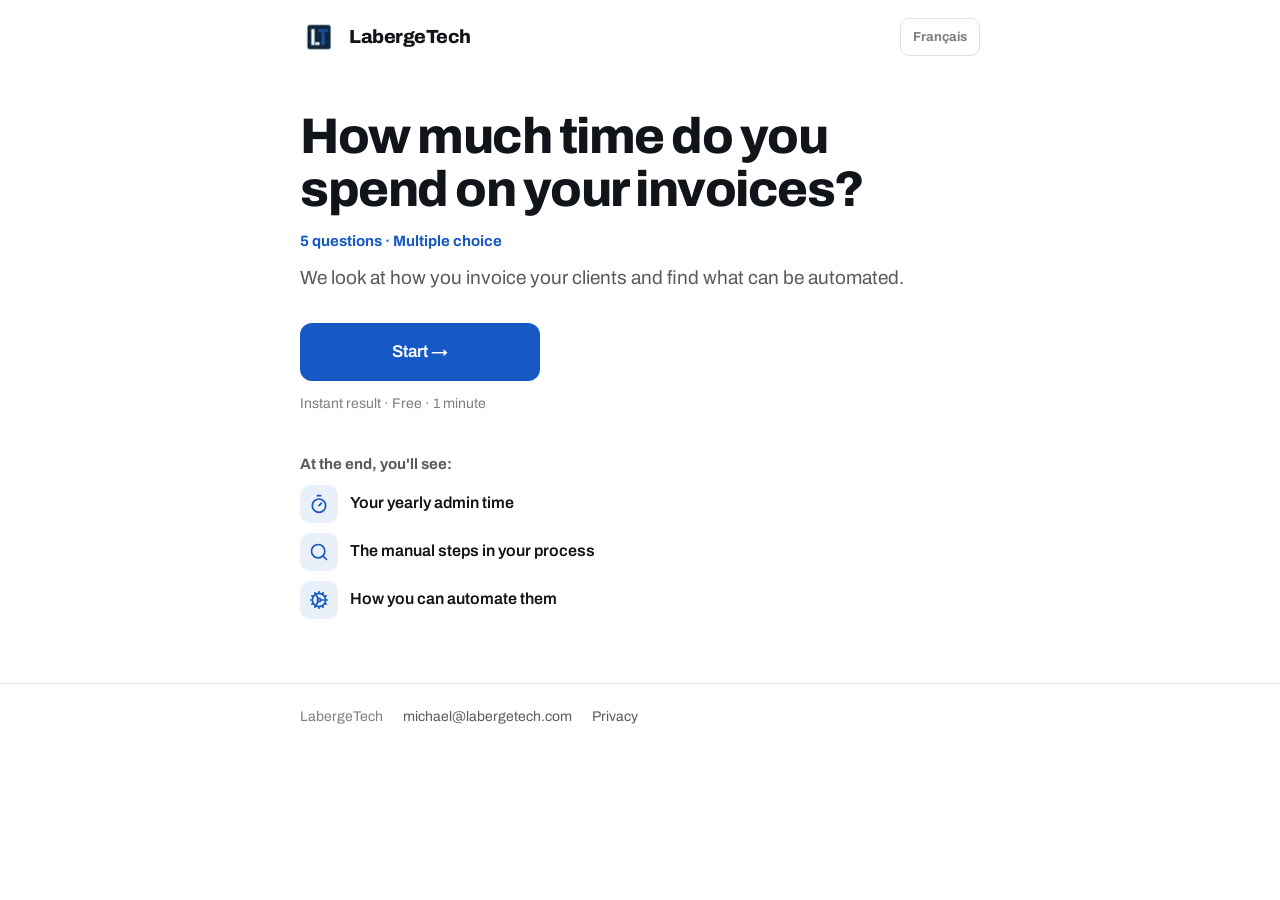
<file: invoicing/index.html>
<!DOCTYPE html>
<html lang="en-CA">
<head>
<meta charset="utf-8">
<meta name="viewport" content="width=device-width, initial-scale=1, viewport-fit=cover">
<title>How much time do you spend on your invoices? | LabergeTech</title>
<meta name="description" content="5 questions, 1 minute. We look at how you invoice your clients and find what can be automated.">
<link rel="canonical" href="https://labergetech.com/invoicing/">
<link rel="alternate" hreflang="fr-CA" href="https://labergetech.com/facturation/">
<link rel="alternate" hreflang="en-CA" href="https://labergetech.com/invoicing/">
<link rel="icon" type="image/png" href="../assets/logo.png">
<meta property="og:title" content="How much time do you spend on your invoices?">
<meta property="og:description" content="5 questions, 1 minute. We look at how you invoice your clients and find what can be automated.">
<meta property="og:type" content="website">
<meta property="og:site_name" content="LabergeTech">
<meta property="og:url" content="https://labergetech.com/invoicing/">
<meta property="og:locale" content="en_CA">
<link rel="preconnect" href="https://fonts.googleapis.com">
<link rel="preconnect" href="https://fonts.gstatic.com" crossorigin>
<link rel="stylesheet" href="https://fonts.googleapis.com/css2?family=Archivo:wght@400;500;600;800&display=swap">
<style>
:root {
  --bg: #ffffff;
  --surface: #f4f5f7;
  --ink: #111418;
  --accent: #1659c4;
  --accent-2: #2e72d8;
  --ink-70: color-mix(in srgb, var(--ink) 70%, transparent);
  --ink-55: color-mix(in srgb, var(--ink) 55%, transparent);
  --ink-30: color-mix(in srgb, var(--ink) 30%, transparent);
  --line: color-mix(in srgb, var(--ink) 12%, transparent);
  /* workflow colours, used for the flows and nothing else */
  --green: #1d8052;
  --grey: #9aa1a9;
  --r: 12px;
  --ease: cubic-bezier(.16, 1, .3, 1);
}
*, *::before, *::after { box-sizing: border-box; }
[hidden] { display: none !important; }
html { -webkit-text-size-adjust: 100%; }
body { margin: 0; background: var(--bg); color: var(--ink);
  font-family: "Archivo", system-ui, -apple-system, "Segoe UI", sans-serif;
  font-size: 16px; line-height: 1.55; -webkit-font-smoothing: antialiased; }
:focus-visible { outline: 2px solid var(--accent); outline-offset: 3px; }
h1, h2, h3, h4 { margin: 0; letter-spacing: -.02em; line-height: 1.2; }
p { margin: 0; }
a { color: var(--accent); }
.wrap { max-width: 720px; margin: 0 auto; padding: 0 20px; }
.nw { white-space: nowrap; }

/* top bar */
.top { padding: 18px 0; }
.brand { display: inline-flex; align-items: center; gap: 11px; color: var(--ink); text-decoration: none;
  font-weight: 800; font-size: 19px; letter-spacing: -.025em; }
.brand img { width: 38px; height: 38px; border-radius: 9px; }
.top .wrap { display: flex; align-items: center; justify-content: space-between; gap: 12px; }
.lang { font-size: 13px; font-weight: 700; color: var(--ink-55); text-decoration: none; padding: 8px 12px;
  border: 1px solid var(--line); border-radius: 9px; }
.lang:hover { color: var(--ink); border-color: var(--ink-30); }

/* buttons */
.btn { display: inline-flex; align-items: center; justify-content: center; gap: 8px; min-height: 48px;
  font: inherit; font-weight: 600; font-size: 16px; padding: 12px 22px; border-radius: var(--r);
  border: 1px solid transparent; cursor: pointer; text-decoration: none; text-align: center;
  transition: background .2s var(--ease), transform .2s var(--ease); }
.btn-primary { background: var(--accent); color: #fff; }
.btn-primary:hover { background: var(--accent-2); }
.btn-primary:active { transform: translateY(1px); }
.btn[disabled] { opacity: .45; cursor: default; }
.btn-lg { padding: 15px 26px; font-size: 17px; }
.wide { width: 100%; }
@media (min-width: 560px) { .wide { width: auto; min-width: 240px; } }

/* intro */
.intro { padding: 36px 0 64px; }
.intro h1 { font-size: clamp(32px, 8.5vw, 50px); font-weight: 800; letter-spacing: -.03em; line-height: 1.06; }
.intro .meta { margin-top: 14px; font-size: 15px; font-weight: 700; color: var(--accent); }
.intro .sub { margin-top: 10px; font-size: 19px; color: var(--ink-70); max-width: 32em; }
.intro .btn { margin-top: 30px; }
.intro .fine { margin-top: 12px; font-size: 14px; color: var(--ink-55); }
.get-t { margin-top: 40px; font-size: 15px; font-weight: 700; color: var(--ink-70); letter-spacing: 0; }
.get { list-style: none; margin: 12px 0 0; padding: 0; display: grid; gap: 10px; }
.get li { display: flex; align-items: center; gap: 12px; font-size: 16px; font-weight: 600; }
.get svg { width: 38px; height: 38px; padding: 9px; flex: none; border-radius: 10px;
  color: var(--accent); background: color-mix(in srgb, var(--accent) 9%, var(--bg)); }

/* questionnaire */
.quiz { padding: 12px 0 40px; }
.prog-t { font-size: 14px; font-weight: 600; color: var(--ink-70); }
.bar { height: 6px; background: var(--surface); border-radius: 99px; margin-top: 8px; overflow: hidden; }
.bar span { display: block; height: 100%; width: 0; background: var(--accent); border-radius: 99px;
  transition: width .3s var(--ease); }
#step { padding-top: 18px; min-height: 420px; }
#step h2 { font-size: clamp(22px, 5.6vw, 28px); font-weight: 800; outline: none; }
.back { font: inherit; font-size: 15px; font-weight: 600; color: var(--ink-70); background: none; border: 0;
  padding: 10px 0; margin: -6px 0 8px; min-height: 44px; cursor: pointer; }
.back:hover { color: var(--ink); }
.hint { margin-top: 6px; color: var(--ink-55); font-size: 15px; }
.chips { display: grid; gap: 10px; margin-top: 20px; }
.chip { font: inherit; font-size: 16px; font-weight: 500; text-align: left; color: var(--ink); min-height: 52px;
  padding: 13px 16px 13px 46px; position: relative; background: var(--bg); cursor: pointer;
  border: 1.5px solid color-mix(in srgb, var(--ink) 22%, transparent); border-radius: var(--r);
  transition: border-color .15s var(--ease), background .15s var(--ease); -webkit-tap-highlight-color: transparent; }
.chip::before { content: ""; position: absolute; left: 16px; top: 50%; width: 18px; height: 18px; margin-top: -9px;
  border-radius: 50%; border: 1.5px solid var(--ink-30); background: var(--bg); }
.chips.multi .chip::before { border-radius: 5px; }
/* minutes slider: a dot on a line from 1 to 20 */
.slider { margin-top: 28px; }
.slider-v { font-size: 20px; font-weight: 700; color: var(--ink-70); }
.slider-v strong { font-size: 64px; font-weight: 800; letter-spacing: -.04em; color: var(--ink); margin-right: 4px; }
.slider input[type="range"] { --p: 26%; -webkit-appearance: none; appearance: none; width: 100%; height: 44px;
  margin: 14px 0 4px; background: transparent; cursor: pointer; touch-action: pan-y; }
.slider input[type="range"]:focus { outline: none; }
.slider input[type="range"]::-webkit-slider-runnable-track { height: 8px; border-radius: 99px;
  background: linear-gradient(to right, var(--accent) var(--p), var(--surface) var(--p)); }
.slider input[type="range"]::-moz-range-track { height: 8px; border-radius: 99px; background: var(--surface); }
.slider input[type="range"]::-moz-range-progress { height: 8px; border-radius: 99px; background: var(--accent); }
.slider input[type="range"]::-webkit-slider-thumb { -webkit-appearance: none; width: 34px; height: 34px; margin-top: -13px;
  border-radius: 50%; background: var(--accent); border: 4px solid var(--bg); box-shadow: 0 2px 8px rgba(17,20,24,.25); }
.slider input[type="range"]::-moz-range-thumb { width: 26px; height: 26px; border-radius: 50%; background: var(--accent);
  border: 4px solid var(--bg); box-shadow: 0 2px 8px rgba(17,20,24,.25); }
.slider input[type="range"]:focus-visible::-webkit-slider-thumb { outline: 2px solid var(--accent); outline-offset: 3px; }
.slider-ends { display: flex; justify-content: space-between; font-size: 13px; color: var(--ink-55); }
.slider + .next { margin-top: 28px; }
.chip:hover { border-color: var(--accent); }
.chip[aria-pressed="true"] { border-color: var(--accent); background: color-mix(in srgb, var(--accent) 7%, var(--bg)); }
.chip[aria-pressed="true"]::before { border-color: var(--accent); background: var(--accent);
  box-shadow: inset 0 0 0 3px var(--bg); }
.next { margin-top: 20px; }
.fld { display: grid; gap: 6px; margin-top: 16px; }
.fld span { font-size: 14px; font-weight: 600; color: var(--ink-70); }
.fld em { font-style: normal; font-weight: 500; color: var(--ink-55); }
.fld input { width: 100%; font: inherit; font-size: 17px; color: var(--ink); min-height: 50px; padding: 11px 14px;
  background: var(--surface); border: 1.5px solid transparent; border-radius: var(--r); }
.fld input:focus { outline: none; border-color: var(--accent); background: var(--bg); }
#contact { margin-top: 4px; }
#contact .btn { margin-top: 24px; }
.notice { margin-top: 12px; font-size: 13px; color: var(--ink-55); }
.hp { position: absolute; left: -9999px; width: 1px; height: 1px; overflow: hidden; }

/* result: headline card with the figure and the booking button */
#resultat { padding: 12px 0 40px; }
.rhead h1 { font-size: clamp(28px, 7.4vw, 40px); font-weight: 800; letter-spacing: -.03em; line-height: 1.1; }
.fig { margin-top: 18px; background: var(--surface); border-radius: 22px; padding: 22px 22px 24px; }
.big { font-size: clamp(60px, 18vw, 92px); font-weight: 800; letter-spacing: -.045em; line-height: 1; }
.big span { font-size: 22px; font-weight: 700; letter-spacing: -.01em; }
.unit { font-size: 18px; font-weight: 600; margin-top: 8px; line-height: 1.35; }
.small { margin-top: 12px; font-size: 13px; color: var(--ink-55); }
/* what they could get back, with the booking button */
.gain { display: grid; grid-template-columns: 76px 1fr; grid-template-areas: "photo head" "text text" "cta cta";
  gap: 14px 16px; align-items: center; margin: 4px 0 8px; padding: 22px 20px; border-radius: 22px;
  background: color-mix(in srgb, var(--accent) 7%, var(--bg)); }
.gain h2 { grid-area: head; font-size: 20px; font-weight: 800; line-height: 1.25; }
.gain-t { grid-area: text; color: var(--ink-70); }
.gain-cta { grid-area: cta; }
.gain-cta .btn { margin-top: 4px; }
.spots { margin-top: 10px; font-size: 14px; font-weight: 700; color: #c62d22; }
.gain img { grid-area: photo; width: 100%; height: auto; aspect-ratio: 265 / 320; object-fit: cover; border-radius: 12px; }
@media (min-width: 560px) {
  .gain { grid-template-columns: 1fr 150px; grid-template-areas: "head photo" "text photo" "cta photo";
    gap: 12px 24px; align-items: start; padding: 24px 22px; }
  .gain h2 { font-size: 21px; }
  .gain img { align-self: center; border-radius: 16px; }
}
.cta-note { margin-top: 10px; font-size: 14px; color: var(--ink-70); }
.sent { margin-top: 12px; font-size: 14px; color: var(--ink-70); }
.sent.main { margin-top: 22px; padding: 14px 16px; background: var(--bg); border-radius: var(--r); color: var(--ink); font-size: 15px; }
.booklink { margin-top: 12px; font-weight: 600; }

.rblock { padding: 30px 0; border-top: 1px solid var(--line); }
.rhead + .rblock, .gain + .rblock { border-top: 0; }
.rblock > h2 { font-size: 22px; font-weight: 800; margin-bottom: 14px; }
.legend { display: flex; flex-wrap: wrap; gap: 6px 16px; margin: -4px 0 14px; padding: 0; list-style: none;
  font-size: 13px; color: var(--ink-70); }
.legend li { display: inline-flex; align-items: center; gap: 6px; }
.legend li::before { content: ""; width: 10px; height: 10px; border-radius: 50%; background: var(--c); }
/* grey is what you do yourself, today and after; green is what runs on its own */
.manual { --c: var(--grey); }
.auto { --c: var(--green); }
.human { --c: var(--grey); }

/* flows: one line read left to right; on a phone it scrolls sideways */
.panel { background: var(--surface); border-radius: 18px; padding: 18px 10px 14px; }
.flow { list-style: none; margin: 0; padding: 0; display: flex; overflow-x: auto; scroll-snap-type: x proximity;
  scrollbar-width: none; -webkit-overflow-scrolling: touch; }
.flow::-webkit-scrollbar { display: none; }
.flow.more { -webkit-mask-image: linear-gradient(to right, #000 75%, transparent);
  mask-image: linear-gradient(to right, #000 75%, transparent); }
.flow li { flex: 1 0 100px; position: relative; padding: 28px 6px 0; scroll-snap-align: start;
  text-align: center; font-size: 13.5px; font-weight: 600; line-height: 1.3; }
.flow li.source { flex-basis: 120px; font-weight: 800; }
.flow li::before { content: ""; position: absolute; z-index: 1; top: 3px; left: 50%; margin-left: -8px;
  width: 16px; height: 16px; border-radius: 50%; background: var(--c, var(--bg));
  box-shadow: inset 0 0 0 2px var(--c, var(--ink-30)); }
.flow li::after { content: ""; position: absolute; top: 10px; left: 50%; width: 100%; height: 2px; background: var(--ink-30); }
.flow li:last-child::after { display: none; }
.swipe { margin-top: 12px; text-align: right; font-size: 13px; font-weight: 700; color: var(--accent);
  animation: nudge 1.4s var(--ease) 3; }
@keyframes nudge { 50% { transform: translateX(-6px); } }
@media (prefers-reduced-motion: reduce) { .swipe { animation: none; } }
.elim { margin-top: 14px; font-weight: 700; color: var(--green); }

.card { background: var(--surface); border-radius: 18px; padding: 20px; }
.card h3 { font-size: 19px; font-weight: 800; margin-top: 10px; }
.card.mini { padding: 16px 18px; margin-top: 10px; }
.card.mini h4 { font-size: 16px; font-weight: 700; }
.card.mini .desc { font-size: 15px; color: var(--ink-70); margin-top: 4px; }
.card.mini .tag { margin-top: 10px; }
.others-t { font-size: 16px; font-weight: 800; margin: 24px 0 2px; }
.tag { display: inline-block; font-size: 12.5px; font-weight: 700; padding: 4px 10px; border-radius: 99px; }
.tag.forte { background: color-mix(in srgb, var(--accent) 12%, var(--bg)); color: var(--accent); }
.tag.valider { background: var(--bg); color: var(--ink-70); box-shadow: inset 0 0 0 1px var(--line); }
.steps { margin: 14px 0 0; padding-left: 22px; }
.tools { margin-top: 8px; font-size: 14px; color: var(--ink-70); }
.steps li { margin-top: 12px; padding-left: 4px; }
.tool { display: inline-block; margin-right: 8px; padding: 2px 8px; border-radius: 6px; vertical-align: 1px;
  font-size: 12px; font-weight: 800; background: var(--bg); color: var(--ink-70); box-shadow: inset 0 0 0 1px var(--line); }
.tool.ai { background: color-mix(in srgb, var(--accent) 12%, var(--bg)); color: var(--accent); box-shadow: none; }
.tool.you { background: color-mix(in srgb, var(--ink) 8%, var(--bg)); color: var(--ink); box-shadow: none; }
.exc { list-style: none; margin: 0; padding: 0; }
.exc li { padding: 10px 0; border-bottom: 1px solid var(--line); }
.exc li:first-child { padding-top: 0; }
.diy { margin-top: 14px; font-size: 15px; color: var(--ink-70); }
.cta p { color: var(--ink-70); }
.cta .btn { margin-top: 20px; }


.foot { border-top: 1px solid var(--line); padding: 22px 0 40px; font-size: 14px; color: var(--ink-55); }
.foot .wrap { display: flex; flex-wrap: wrap; gap: 8px 20px; }
.foot a { color: var(--ink-70); text-decoration: none; }
.foot a:hover { color: var(--accent); }
</style>
</head>
<body>

<header class="top"><div class="wrap">
  <a class="brand" href="../"><img src="../assets/logo.png" alt="" width="38" height="38">LabergeTech</a>
  <a class="lang" href="../facturation/" hreflang="fr" lang="fr">Français</a>
</div></header>

<main>
  <section class="intro" id="intro"><div class="wrap">
    <h1>How much time do you spend on your invoices?</h1>
    <p class="meta">5 questions · Multiple choice</p>
    <p class="sub">We look at how you invoice your clients and find what can be automated.</p>
    <button type="button" class="btn btn-primary btn-lg wide" id="start">Start →</button>
    <p class="fine">Instant result · Free · 1 minute</p>
    <h2 class="get-t">At the end, you'll see:</h2>
    <ul class="get">
      <li><svg viewBox="0 0 24 24" aria-hidden="true" fill="none" stroke="currentColor" stroke-width="2" stroke-linecap="round" stroke-linejoin="round"><line x1="10" x2="14" y1="2" y2="2"/><line x1="12" x2="15" y1="14" y2="11"/><circle cx="12" cy="14" r="8"/></svg>Your yearly admin time</li>
      <li><svg viewBox="0 0 24 24" aria-hidden="true" fill="none" stroke="currentColor" stroke-width="2" stroke-linecap="round" stroke-linejoin="round"><path d="m21 21-4.34-4.34"/><circle cx="11" cy="11" r="8"/></svg>The manual steps in your process</li>
      <li><svg viewBox="0 0 24 24" aria-hidden="true" fill="none" stroke="currentColor" stroke-width="2" stroke-linecap="round" stroke-linejoin="round"><path d="M11 10.27 7 3.34"/><path d="m11 13.73-4 6.93"/><path d="M12 22v-2"/><path d="M12 2v2"/><path d="M14 12h8"/><path d="m17 20.66-1-1.73"/><path d="m17 3.34-1 1.73"/><path d="M2 12h2"/><path d="m20.66 17-1.73-1"/><path d="m20.66 7-1.73 1"/><path d="m3.34 17 1.73-1"/><path d="m3.34 7 1.73 1"/><circle cx="12" cy="12" r="2"/><circle cx="12" cy="12" r="8"/></svg>How you can automate them</li>
    </ul>
    <!-- Icons: Lucide (lucide.dev), ISC license -->
  </div></section>

  <section class="quiz" id="questionnaire" aria-label="Questionnaire" hidden><div class="wrap">
    <div class="prog"><p class="prog-t" id="prog-t" aria-live="polite">Question 1 of 5</p><div class="bar"><span id="bar"></span></div></div>
    <div id="step"></div>
  </div></section>

  <section id="resultat" aria-label="Your result" hidden></section>
</main>

<footer class="foot"><div class="wrap">
  <span>LabergeTech</span>
  <a href="mailto:michael@labergetech.com">michael@labergetech.com</a>
  <a href="../privacy/">Privacy</a>
</div></footer>

<script src="../facturation/quiz.js"></script>
</body>
</html>
</file>
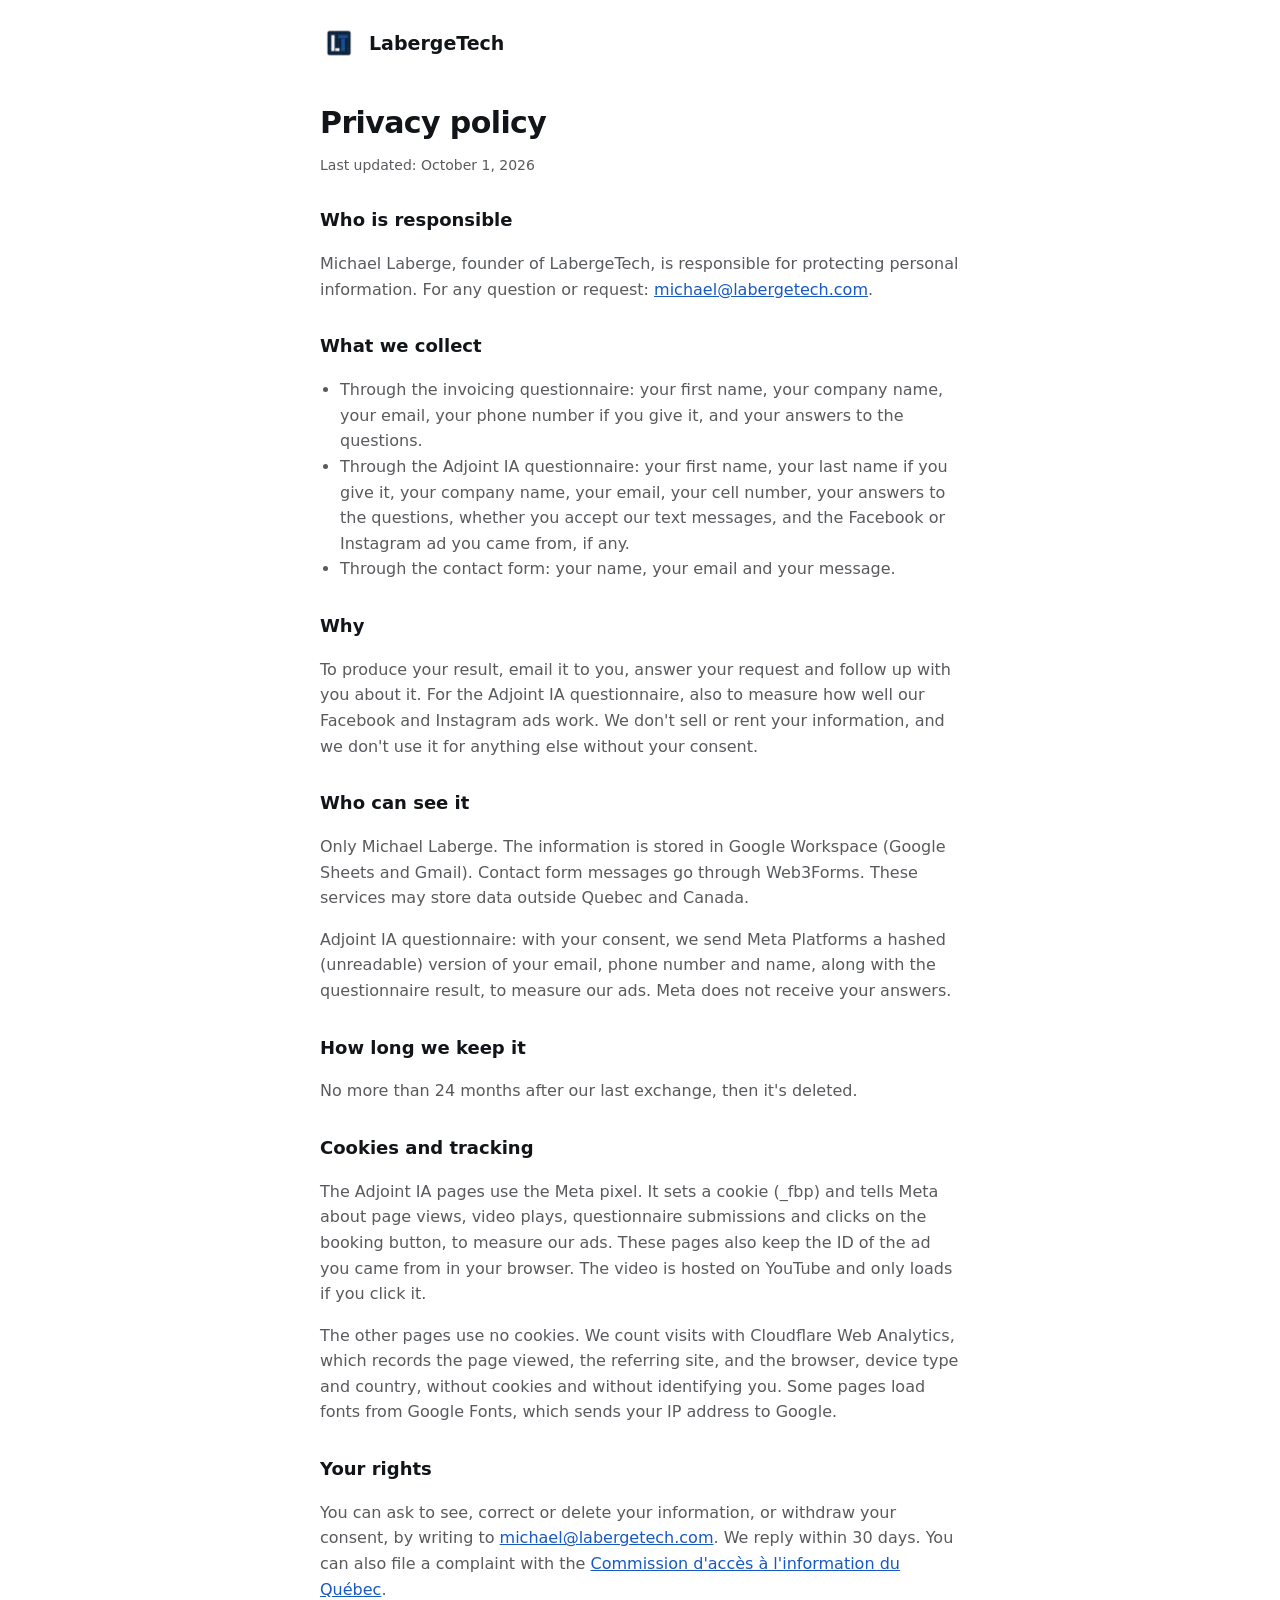
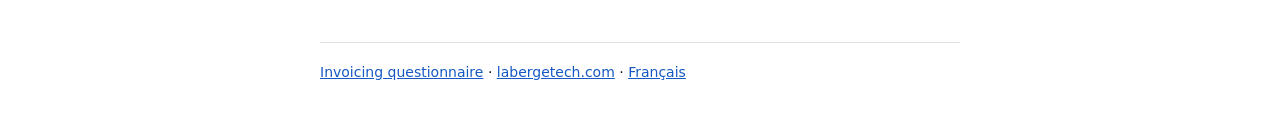
<file: privacy/index.html>
<!DOCTYPE html>
<html lang="en-CA">
<head>
<meta charset="utf-8">
<meta name="viewport" content="width=device-width, initial-scale=1">
<title>Privacy | LabergeTech</title>
<meta name="description" content="How LabergeTech collects, uses and protects your personal information.">
<link rel="canonical" href="https://labergetech.com/privacy/">
<link rel="icon" type="image/png" href="../assets/logo.png">
<style>
:root { --ink: #111418; --accent: #1659c4; --muted: color-mix(in srgb, var(--ink) 70%, transparent);
  --line: color-mix(in srgb, var(--ink) 12%, transparent); }
*, *::before, *::after { box-sizing: border-box; }
body { margin: 0; background: #fff; color: var(--ink); font-family: system-ui, -apple-system, "Segoe UI", sans-serif;
  font-size: 16px; line-height: 1.6; -webkit-text-size-adjust: 100%; }
.wrap { max-width: 680px; margin: 0 auto; padding: 24px 20px 56px; }
.brand { display: inline-flex; align-items: center; gap: 11px; color: var(--ink); text-decoration: none; font-weight: 800; font-size: 19px; }
.brand img { width: 38px; height: 38px; border-radius: 9px; }
h1 { font-size: 30px; letter-spacing: -.02em; line-height: 1.15; margin: 36px 0 6px; }
h2 { font-size: 18px; margin: 30px 0 6px; }
p, li { color: var(--muted); }
ul { padding-left: 20px; }
a { color: var(--accent); }
.date { font-size: 14px; }
footer { border-top: 1px solid var(--line); margin-top: 40px; padding-top: 18px; font-size: 14px; }
</style>
</head>
<body>
<div class="wrap">
  <a class="brand" href="../"><img src="../assets/logo.png" alt="" width="38" height="38">LabergeTech</a>

  <h1>Privacy policy</h1>
  <p class="date">Last updated: October 1, 2026</p>

  <h2>Who is responsible</h2>
  <p>Michael Laberge, founder of LabergeTech, is responsible for protecting personal information.
    For any question or request: <a href="mailto:michael@labergetech.com">michael@labergetech.com</a>.</p>

  <h2>What we collect</h2>
  <ul>
    <li>Through the invoicing questionnaire: your first name, your company name, your email,
      your phone number if you give it, and your answers to the questions.</li>
    <li>Through the Adjoint IA questionnaire: your first name, your last name if you give it, your company name,
      your email, your cell number, your answers to the questions, whether you accept our text messages, and the
      Facebook or Instagram ad you came from, if any.</li>
    <li>Through the contact form: your name, your email and your message.</li>
  </ul>

  <h2>Why</h2>
  <p>To produce your result, email it to you, answer your request and follow up with you about it.
    For the Adjoint IA questionnaire, also to measure how well our Facebook and Instagram ads work.
    We don't sell or rent your information, and we don't use it for anything else without your consent.</p>

  <h2>Who can see it</h2>
  <p>Only Michael Laberge. The information is stored in Google Workspace (Google Sheets and Gmail).
    Contact form messages go through Web3Forms. These services may store data outside Quebec and Canada.</p>
  <p>Adjoint IA questionnaire: with your consent, we send Meta Platforms a hashed (unreadable) version of your email,
    phone number and name, along with the questionnaire result, to measure our ads. Meta does not receive your answers.</p>

  <h2>How long we keep it</h2>
  <p>No more than 24 months after our last exchange, then it's deleted.</p>

  <h2>Cookies and tracking</h2>
  <p>The Adjoint IA pages use the Meta pixel. It sets a cookie (_fbp) and tells Meta about page views, video plays,
    questionnaire submissions and clicks on the booking button, to measure our ads.
    These pages also keep the ID of the ad you came from in your browser.
    The video is hosted on YouTube and only loads if you click it.</p>
  <p>The other pages use no cookies. We count visits with Cloudflare Web Analytics, which records the page viewed,
    the referring site, and the browser, device type and country, without cookies and without identifying you.
    Some pages load fonts from Google Fonts, which sends your IP address to Google.</p>

  <h2>Your rights</h2>
  <p>You can ask to see, correct or delete your information, or withdraw your consent, by writing to
    <a href="mailto:michael@labergetech.com">michael@labergetech.com</a>. We reply within 30 days.
    You can also file a complaint with the
    <a href="https://www.cai.gouv.qc.ca/" rel="noopener">Commission d'accès à l'information du Québec</a>.</p>

  <footer><a href="../invoicing/">Invoicing questionnaire</a> · <a href="../">labergetech.com</a> · <a href="../confidentialite/" lang="fr">Français</a></footer>
</div>
</body>
</html>
</file>
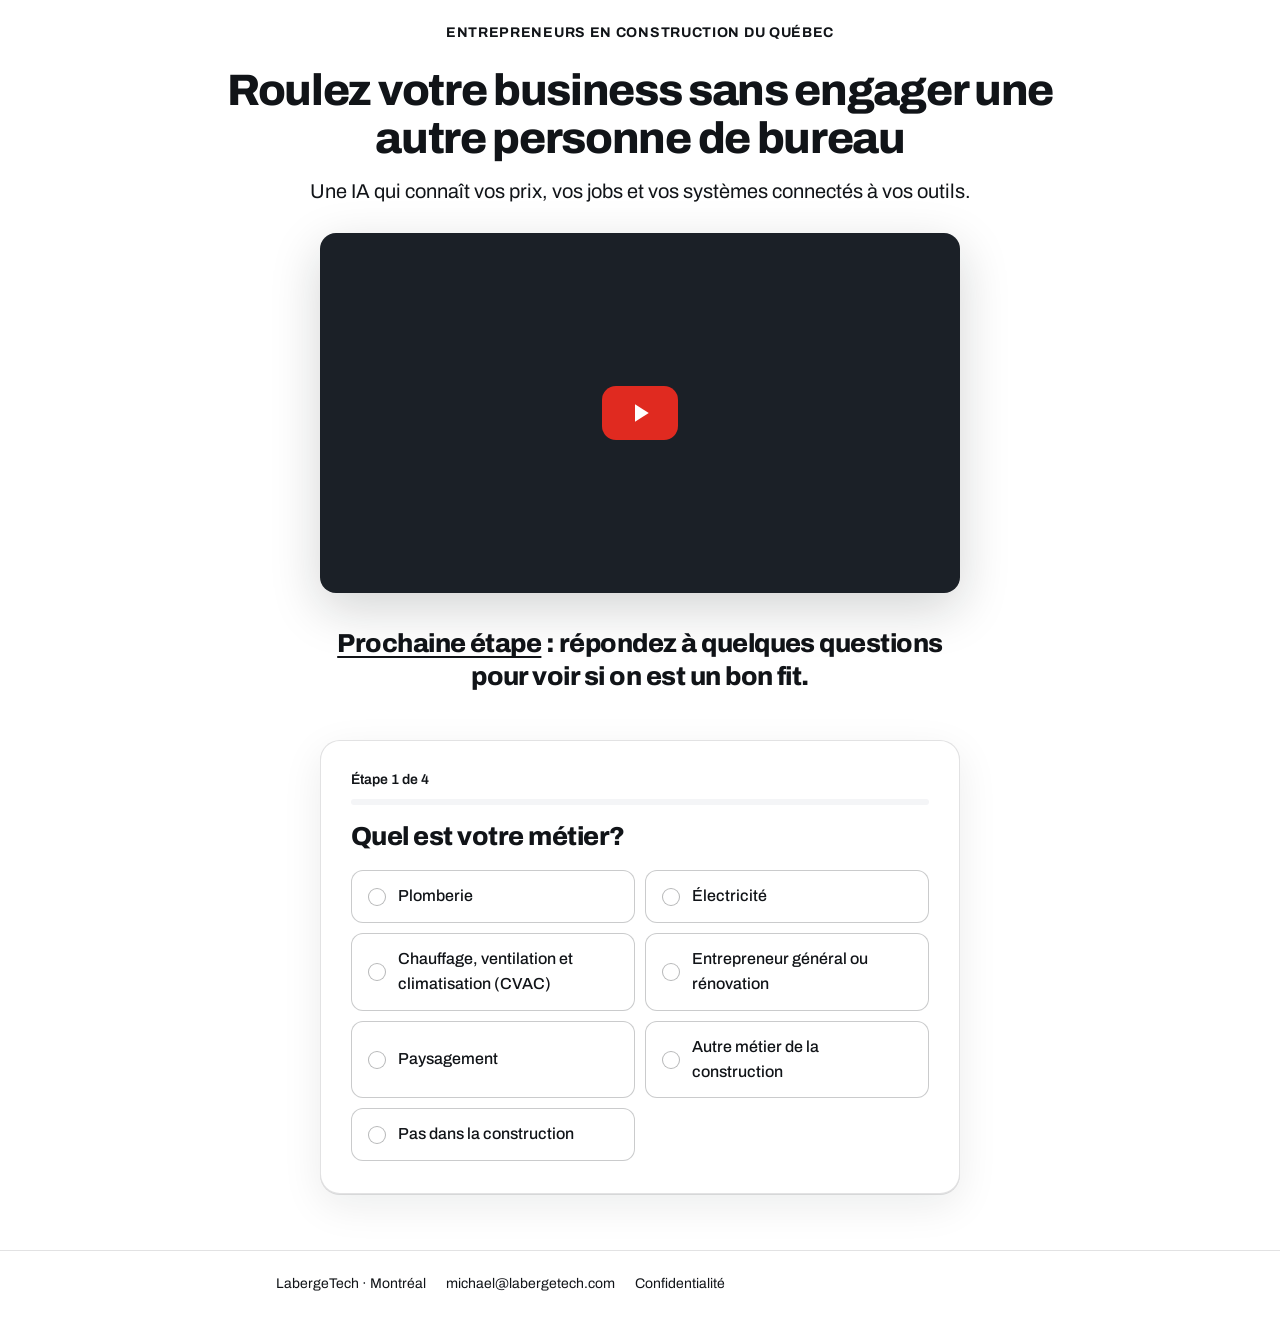
<file: adjoint-ia/direct/index.html>
<!DOCTYPE html>
<html lang="fr-CA">
<head>
<meta charset="utf-8">
<meta name="viewport" content="width=device-width, initial-scale=1, viewport-fit=cover">
<title>Adjoint IA pour entrepreneurs | LabergeTech</title>
<meta name="description" content="Une IA qui connaît vos prix, vos jobs et vos systèmes connectés à vos outils.">
<link rel="canonical" href="https://labergetech.com/adjoint-ia/">
<link rel="icon" type="image/png" href="../../assets/logo.png">
<meta property="og:title" content="Roulez votre business sans engager une autre personne de bureau">
<meta property="og:type" content="website">
<meta property="og:site_name" content="LabergeTech">
<meta property="og:locale" content="fr_CA">
<meta name="robots" content="noindex">
<link rel="preconnect" href="https://fonts.googleapis.com">
<link rel="preconnect" href="https://fonts.gstatic.com" crossorigin>
<link rel="stylesheet" href="https://fonts.googleapis.com/css2?family=Archivo:wght@400;500;600;700;800&display=swap">
<link rel="stylesheet" href="../adjoint.css">
<style>
/* Variant B: one screen, straight to the point. Headline with the price, video, one button. */
/* All text black, hierarchy by size only. */
body { --ink-70: var(--ink); --ink-55: var(--ink); }
.top { padding: 22px 0 0; text-align: center; }
.aud { font-size: 14px; font-weight: 700; letter-spacing: .05em; text-transform: uppercase; }
.b { text-align: center; padding: 22px 0 48px; }
.b .wrap { max-width: 1000px; }
.b h1 { font-size: clamp(28px, 7.4vw, 44px); font-weight: 800; letter-spacing: -.03em; line-height: 1.1; max-width: 21em; margin: 0 auto; }
.b .sub { margin: 14px auto 0; max-width: none; font-size: clamp(17px, 4.4vw, 20px); color: var(--ink-70); }
.b .vsl { margin: 26px auto 0; max-width: 640px; box-shadow: 0 16px 50px rgba(17,20,24,.18); }
.b .next { margin: 34px auto 0; max-width: 640px; font-size: clamp(20px, 5vw, 26px); font-weight: 800; letter-spacing: -.02em; line-height: 1.25; }
.b .next u { text-underline-offset: 4px; }
.result .btn-primary { background: var(--green); }
#quiz { max-width: 640px; margin: 0 auto 56px; text-align: left; scroll-margin-top: 16px; }
</style>
</head>
<body data-adjoint="B" data-base="../">

<header class="top"><div class="wrap">
  <p class="aud">Entrepreneurs en construction du Québec</p>
</div></header>

<main>
  <section class="b"><div class="wrap">
    <h1>Roulez votre business sans engager une autre personne de bureau</h1>
    <p class="sub">Une IA qui connaît vos prix, vos jobs et vos systèmes connectés à vos outils.</p>
    <div class="vsl" role="button" aria-label="Lire la vidéo"><p class="vsl-soon">Vidéo à venir</p></div>
    <h2 class="next"><u>Prochaine étape</u> : répondez à quelques questions pour voir si on est un bon fit.</h2>
  </div></section>

  <div class="wrap">
    <div class="quiz-card" id="quiz">
      <p class="prog-t" id="prog-t" aria-live="polite"></p><div class="bar"><span id="bar"></span></div>
      <div id="step"></div>
    </div>
  </div>
</main>

<footer class="foot"><div class="wrap">
  <span>LabergeTech · Montréal</span>
  <a href="mailto:michael@labergetech.com">michael@labergetech.com</a>
  <a href="../../confidentialite/">Confidentialité</a>
</div></footer>

<script src="../adjoint.js"></script>
</body>
</html>
</file>
<file: adjoint-ia/adjoint.css>
/* Shared by both Adjoint IA pages. Tokens copied from facturation/index.html. */
:root {
  --bg: #ffffff;
  --surface: #f4f5f7;
  --ink: #111418;
  --accent: #1659c4;
  --accent-2: #2e72d8;
  --ink-70: color-mix(in srgb, var(--ink) 70%, transparent);
  --ink-55: color-mix(in srgb, var(--ink) 55%, transparent);
  --ink-30: color-mix(in srgb, var(--ink) 30%, transparent);
  --line: color-mix(in srgb, var(--ink) 12%, transparent);
  --green: #1d8052;
  --green-2: #23975f;
  --r: 12px;
  --ease: cubic-bezier(.16, 1, .3, 1);
}
*, *::before, *::after { box-sizing: border-box; }
[hidden] { display: none !important; }
html { -webkit-text-size-adjust: 100%; scroll-behavior: smooth; }
@media (prefers-reduced-motion: reduce) { html { scroll-behavior: auto; } }
body { margin: 0; background: var(--bg); color: var(--ink);
  font-family: "Archivo", system-ui, -apple-system, "Segoe UI", sans-serif;
  font-size: 16px; line-height: 1.55; -webkit-font-smoothing: antialiased; }
:focus-visible { outline: 2px solid var(--accent); outline-offset: 3px; }
h1, h2, h3 { margin: 0; letter-spacing: -.02em; line-height: 1.2; }
p { margin: 0; }
a { color: var(--accent); }
.wrap { max-width: 760px; margin: 0 auto; padding: 0 16px; }
.nw { white-space: nowrap; }

.brand { display: inline-flex; align-items: center; gap: 11px; color: inherit; text-decoration: none;
  font-weight: 800; font-size: 19px; letter-spacing: -.025em; }
.brand img { width: 38px; height: 38px; border-radius: 9px; }

.btn { display: inline-flex; align-items: center; justify-content: center; gap: 8px; min-height: 48px;
  font: inherit; font-weight: 600; font-size: 16px; padding: 12px 22px; border-radius: var(--r);
  border: 1px solid transparent; cursor: pointer; text-decoration: none; text-align: center;
  transition: background .2s var(--ease), transform .2s var(--ease); }
.btn-primary { background: var(--accent); color: #fff; }
.btn-primary:hover { background: var(--accent-2); }
.btn-go { background: var(--green); color: #fff; box-shadow: 0 6px 20px color-mix(in srgb, var(--green) 35%, transparent); }
.btn-go:hover { background: var(--green-2); }
.btn:active { transform: translateY(1px); }
.btn[disabled] { opacity: .45; cursor: default; }
.btn-lg { padding: 15px 26px; font-size: 17px; }
.wide { width: 100%; }
@media (min-width: 560px) { .wide { width: auto; min-width: 280px; } }

/* VSL: poster until config.json has a YouTube id, then click to load */
.vsl { position: relative; aspect-ratio: 16 / 9; border-radius: 16px; overflow: hidden; background: #1b2027 center / cover;
  display: grid; place-items: center; color: #fff; text-align: center; }
.vsl.ready { cursor: pointer; }
.vsl.ready::after { content: ""; position: absolute; width: 76px; height: 54px; border-radius: 14px; background: #e02a20
  url("data:image/svg+xml,%3Csvg xmlns='http://www.w3.org/2000/svg' viewBox='0 0 24 24'%3E%3Cpath d='M8 5v14l11-7z' fill='%23fff'/%3E%3C/svg%3E") center / 30px no-repeat; }
.vsl.ready .vsl-soon { display: none; }
.vsl-soon { padding: 20px; font-weight: 600; opacity: .8; }
.vsl iframe { position: absolute; inset: 0; width: 100%; height: 100%; border: 0; }

/* questionnaire */
.quiz-card { background: var(--bg); color: var(--ink); border-radius: 20px; padding: 22px 18px 26px;
  box-shadow: 0 1px 0 var(--line), 0 12px 40px rgba(17, 20, 24, .08); border: 1px solid var(--line); }
@media (min-width: 560px) { .quiz-card { padding: 28px 30px 32px; } }
.prog-t { font-size: 14px; font-weight: 600; color: var(--ink-70); }
.bar { height: 6px; background: var(--surface); border-radius: 99px; margin-top: 8px; overflow: hidden; }
.bar span { display: block; height: 100%; width: 0; background: var(--accent); border-radius: 99px; transition: width .3s var(--ease); }
#step { padding-top: 16px; }
#step h3, .result h3 { font-size: clamp(21px, 5.4vw, 26px); font-weight: 800; outline: none; }
.back { font: inherit; font-size: 15px; font-weight: 600; color: var(--ink-70); background: none; border: 0;
  padding: 10px 0; margin: -6px 0 6px; min-height: 44px; cursor: pointer; }
.hint { margin-top: 6px; color: var(--ink-55); font-size: 15px; }
.chips { display: grid; gap: 10px; margin-top: 18px; }
@media (min-width: 560px) { .chips { grid-template-columns: 1fr 1fr; } }
.chip { font: inherit; font-size: 16px; font-weight: 500; text-align: left; color: var(--ink); min-height: 52px;
  padding: 13px 16px 13px 46px; position: relative; background: var(--bg); cursor: pointer;
  border: 1.5px solid color-mix(in srgb, var(--ink) 22%, transparent); border-radius: var(--r);
  transition: border-color .15s var(--ease), background .15s var(--ease); -webkit-tap-highlight-color: transparent; }
.chip::before { content: ""; position: absolute; left: 16px; top: 50%; width: 18px; height: 18px; margin-top: -9px;
  border-radius: 50%; border: 1.5px solid var(--ink-30); background: var(--bg); }
.chips.multi .chip::before { border-radius: 5px; }
.chip:hover { border-color: var(--accent); }
.chip[aria-pressed="true"] { border-color: var(--accent); background: color-mix(in srgb, var(--accent) 7%, var(--bg)); }
.chip[aria-pressed="true"]::before { border-color: var(--accent); background: var(--accent); box-shadow: inset 0 0 0 3px var(--bg); }
.next { margin-top: 20px; }
textarea, .fld input { width: 100%; font: inherit; font-size: 17px; color: var(--ink); padding: 11px 14px;
  background: var(--surface); border: 1.5px solid transparent; border-radius: var(--r); }
textarea { margin-top: 16px; resize: vertical; }
.fld input { min-height: 50px; }
textarea:focus, .fld input:focus { outline: none; border-color: var(--accent); background: var(--bg); }
.fld { display: grid; gap: 6px; margin-top: 14px; }
.fld span { font-size: 14px; font-weight: 600; color: var(--ink-70); }
.fld em, .check em { font-style: normal; font-weight: 500; color: var(--ink-55); }
.check { display: flex; gap: 10px; align-items: flex-start; margin-top: 16px; font-size: 14px; color: var(--ink-70); }
.check input { width: 20px; height: 20px; margin: 1px 0 0; flex: none; accent-color: var(--accent); }
#contact .btn { margin-top: 22px; }
.err { margin-top: 12px; font-size: 14px; font-weight: 600; color: #c62d22; }
.fld.miss > span::after { content: " *"; color: #c62d22; font-weight: 800; }
.fld.miss input { border-color: #c62d22; }
.check.miss > span::before { content: "* "; color: #c62d22; font-weight: 800; }
.hp { position: absolute; left: -9999px; width: 1px; height: 1px; overflow: hidden; }
.result p { margin-top: 12px; color: var(--ink-70); font-size: 17px; }
.result .btn { margin-top: 22px; }
.result.ok h3 { color: var(--green); }

/* FAQ: native accordion */
.faq details { border-bottom: 1px solid var(--line); }
.faq summary { list-style: none; cursor: pointer; padding: 18px 36px 18px 0; position: relative; font-weight: 700; font-size: 17px; }
.faq summary::-webkit-details-marker { display: none; }
.faq summary::after { content: "+"; position: absolute; right: 4px; top: 14px; font-size: 24px; font-weight: 400; color: var(--ink-55); }
.faq details[open] summary::after { content: "\2212"; }
.faq details p { padding: 0 0 18px; color: var(--ink-70); }

.foot { border-top: 1px solid var(--line); padding: 22px 0 40px; font-size: 14px; color: var(--ink-55); }
.foot .wrap { display: flex; flex-wrap: wrap; gap: 8px 20px; }
.foot a { color: var(--ink-70); text-decoration: none; }
</file>
